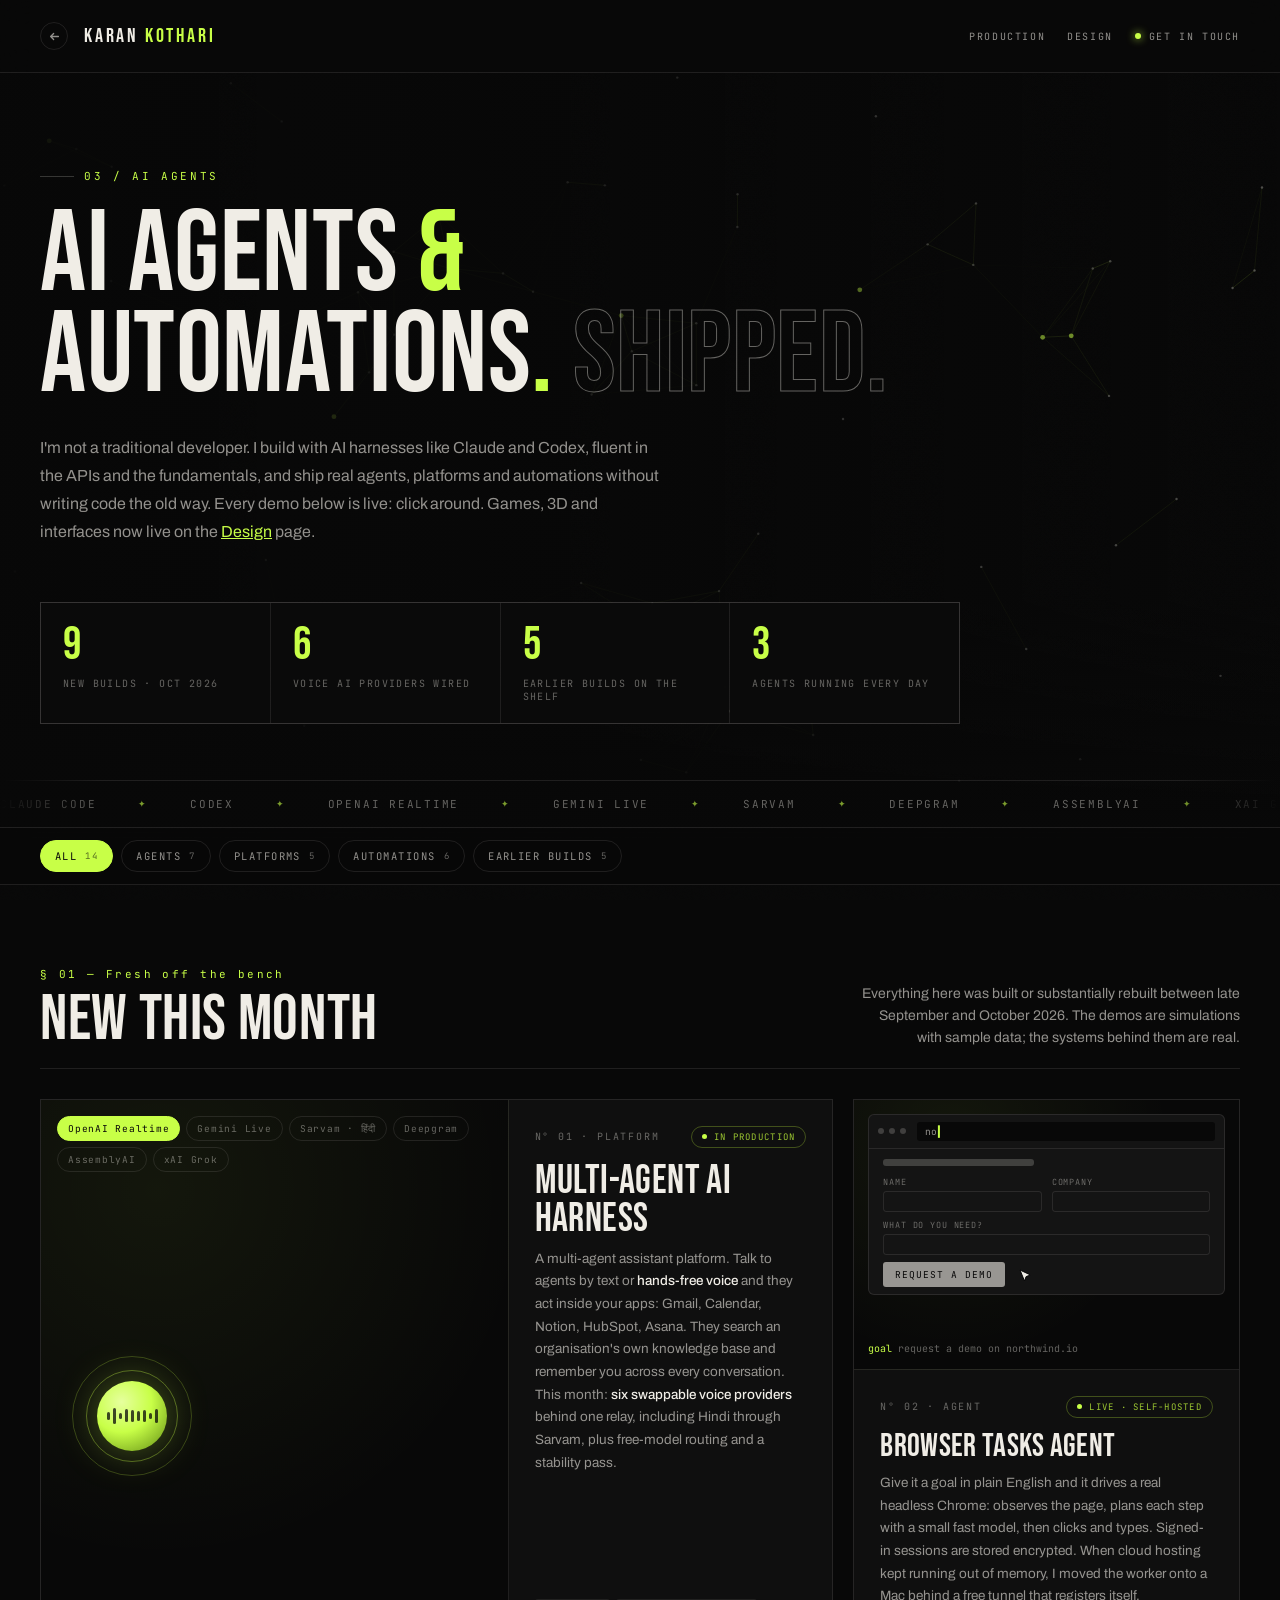
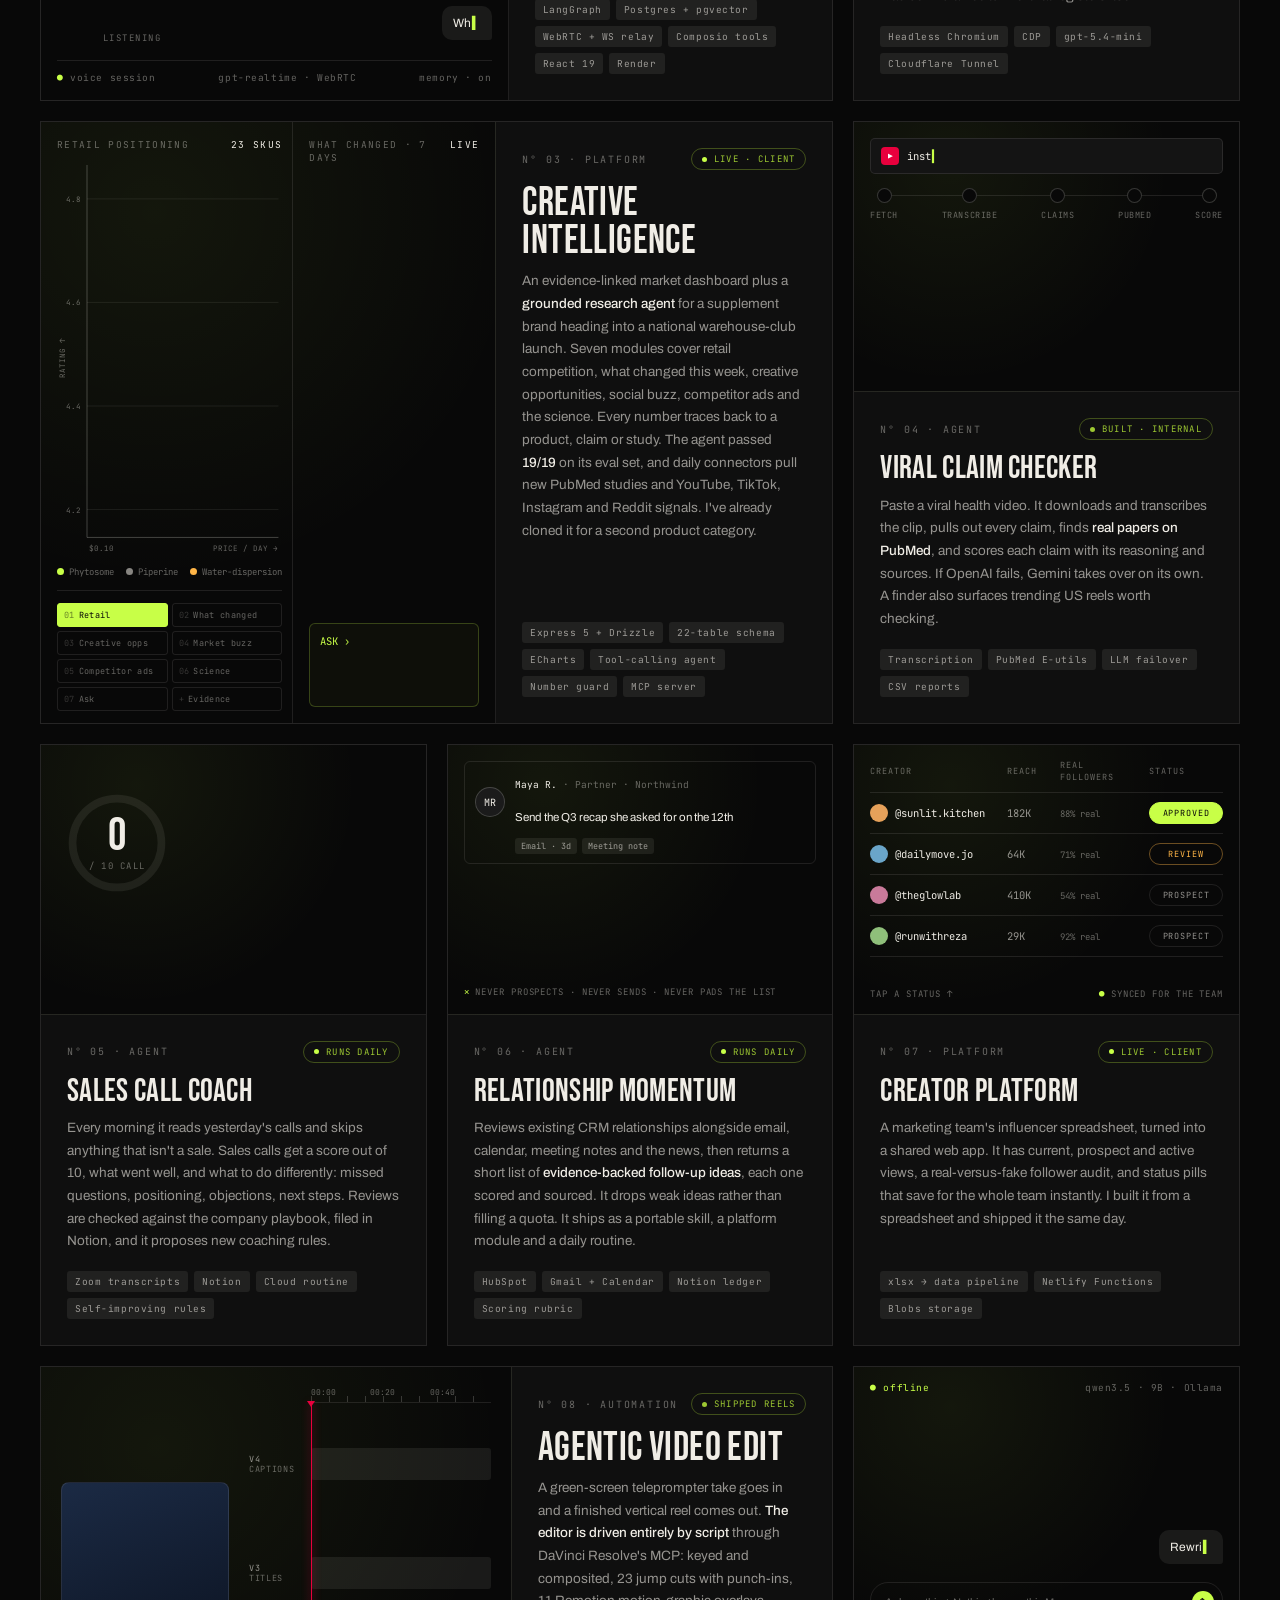
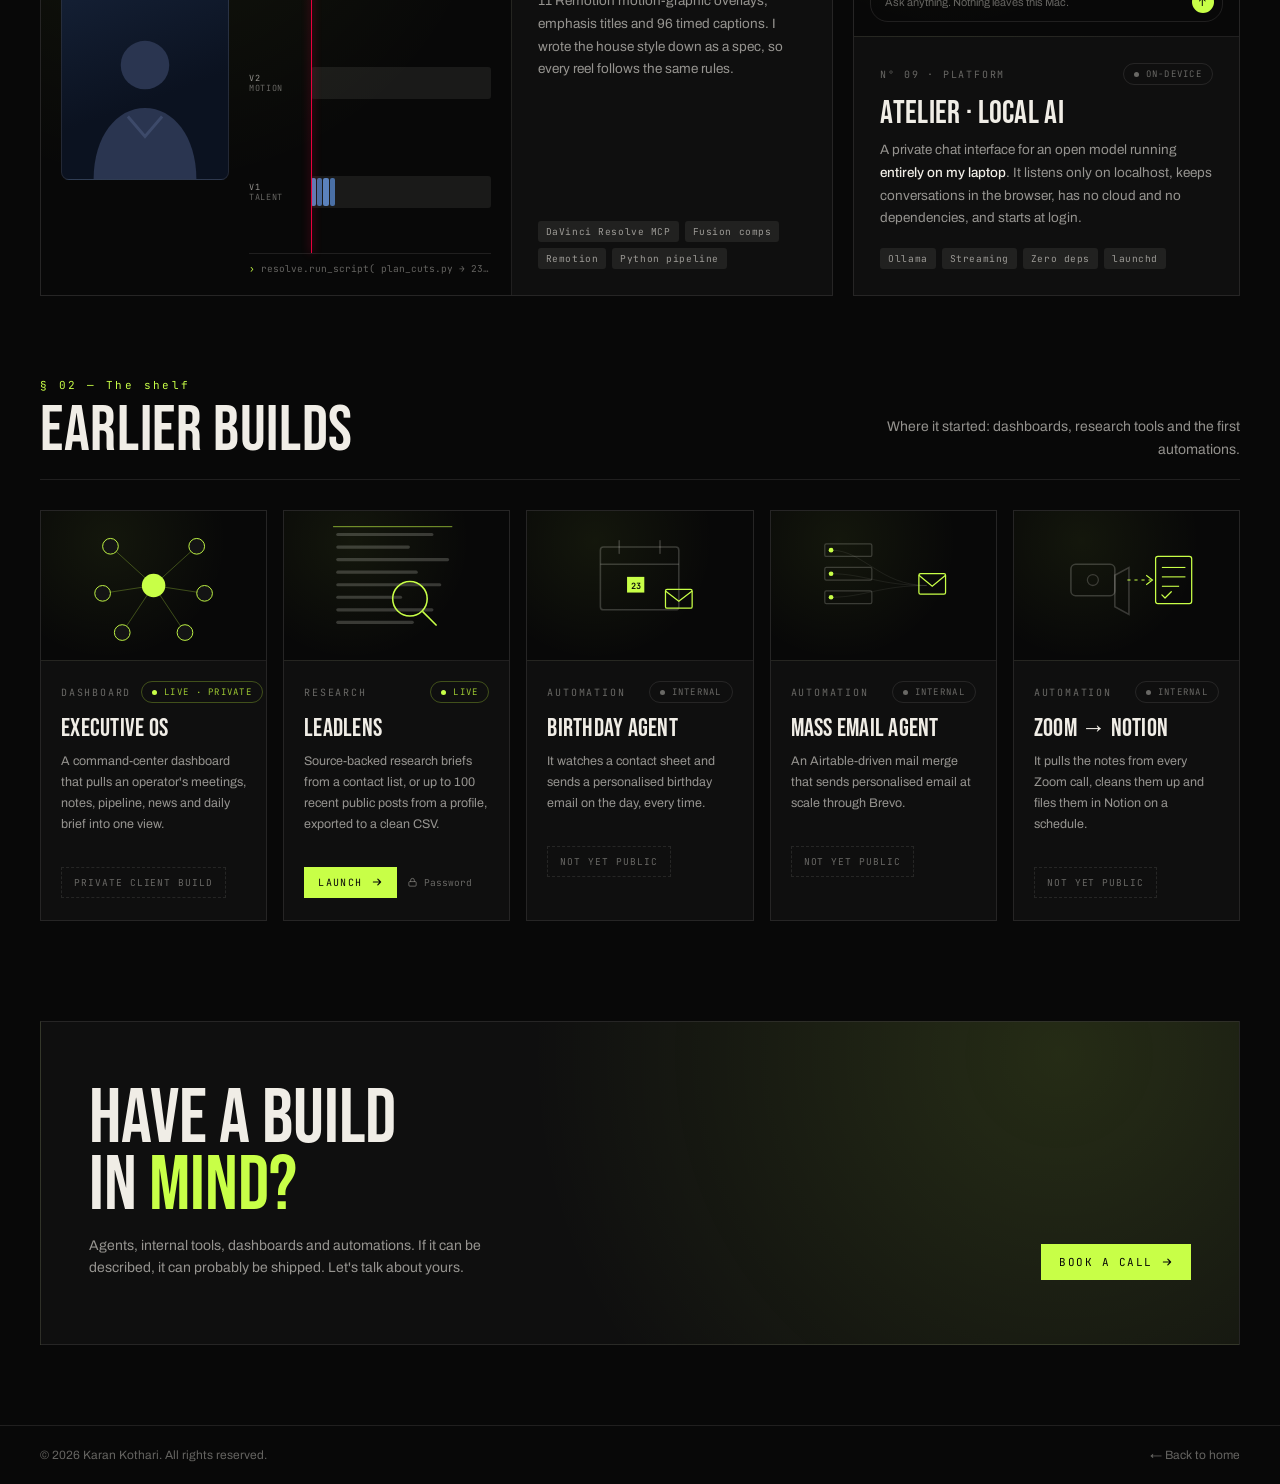
<file: ai/index.html>
<!DOCTYPE html>
<html lang="en">
<head>
<meta charset="UTF-8" />
<meta name="viewport" content="width=device-width, initial-scale=1.0" />
<title>AI Agents &amp; Automations — Karan Kothari</title>
<meta name="description" content="AI agents and automations built with AI harnesses: a multi-agent voice platform, research and claim-checking agents, sales coaching, daily routines and internal tools." />
<link rel="preconnect" href="https://fonts.googleapis.com" />
<link rel="preconnect" href="https://fonts.gstatic.com" crossorigin />
<link href="https://fonts.googleapis.com/css2?family=Bebas+Neue&family=Archivo:ital,wght@0,300;0,400;0,500;0,600;0,700;0,900;1,300&family=JetBrains+Mono:wght@400;500&display=swap" rel="stylesheet" />
<style>
  *, *::before, *::after { margin: 0; padding: 0; box-sizing: border-box; }
  :root {
    --black: #080808; --black-2: #0f0f0f; --black-3: #141414; --black-4: #1b1b1b;
    --lime: #C8FF47; --lime-dk: #9DC832; --lime-10: rgba(200,255,71,.10); --lime-20: rgba(200,255,71,.22);
    --red: #E8003D; --amber: #FFB547;
    --white: #F0EDE6; --white-60: rgba(240,237,230,0.60); --white-40: rgba(240,237,230,0.40);
    --white-20: rgba(240,237,230,0.20); --white-08: rgba(240,237,230,0.08); --border: rgba(240,237,230,0.10);
    --disp: 'Bebas Neue', sans-serif; --body: 'Archivo', sans-serif; --mono: 'JetBrains Mono', monospace;
    --ease: cubic-bezier(.2,.7,.2,1);
  }
  html { background: var(--black); scroll-behavior: smooth; overflow-x: hidden; }
  body { background: var(--black); color: var(--white); font-family: var(--body); overflow-x: hidden; }
  body::before {
    content: ''; position: fixed; inset: 0; z-index: 1; pointer-events: none;
    opacity: .025; mix-blend-mode: overlay;
    background-image: url("data:image/svg+xml,%3Csvg xmlns='http://www.w3.org/2000/svg' width='300' height='300'%3E%3Cfilter id='n'%3E%3CfeTurbulence type='fractalNoise' baseFrequency='0.75' numOctaves='4' stitchTiles='stitch'/%3E%3C/filter%3E%3Crect width='300' height='300' filter='url(%23n)'/%3E%3C/svg%3E");
    background-size: 200px 200px;
  }
  a { color: inherit; }
  button { font: inherit; color: inherit; background: none; border: 0; cursor: pointer; }

  /* ── HEADER ─────────────────────────────────── */
  header {
    position: sticky; top: 0; z-index: 50;
    display: flex; align-items: center; justify-content: space-between;
    padding: 22px 40px; border-bottom: 1px solid var(--border);
    background: rgba(8,8,8,.88); backdrop-filter: blur(16px); -webkit-backdrop-filter: blur(16px);
  }
  .nav-brand-group { display: flex; align-items: center; gap: 16px; }
  .nav-back {
    display: flex; align-items: center; justify-content: center;
    width: 28px; height: 28px; border-radius: 50%;
    color: var(--white-60); border: 1px solid var(--border);
    text-decoration: none; transition: color .2s, border-color .2s;
  }
  .nav-back:hover { color: var(--lime); border-color: var(--lime); }
  .logo { font-family: var(--disp); font-size: 20px; letter-spacing: .14em; color: var(--white); text-decoration: none; }
  .logo span { color: var(--lime); }
  .hdr-cta {
    font-family: var(--mono); font-size: 10px; letter-spacing: .16em; text-transform: uppercase;
    color: var(--white-60); text-decoration: none; transition: color .2s;
    display: flex; align-items: center; gap: 8px;
  }
  .hdr-cta:hover { color: var(--lime); }
  .hdr-cta .dot { width: 6px; height: 6px; border-radius: 50%; background: var(--lime); box-shadow: 0 0 8px var(--lime); }

  /* ── HERO ───────────────────────────────────── */
  .hero { position: relative; z-index: 5; overflow: hidden; border-bottom: 1px solid var(--border); }
  #mesh { position: absolute; inset: 0; width: 100%; height: 100%; opacity: .9; }
  .hero::after {
    content: ''; position: absolute; inset: 0; pointer-events: none;
    background: linear-gradient(90deg, rgba(8,8,8,.96) 0%, rgba(8,8,8,.78) 45%, rgba(8,8,8,.25) 100%),
                linear-gradient(0deg, rgba(8,8,8,1) 0%, transparent 30%);
  }
  .hero-inner { position: relative; z-index: 2; padding: 96px 40px 56px; max-width: 1360px; margin: 0 auto; }
  .eyebrow {
    font-family: var(--mono); font-size: 11px; letter-spacing: .24em; text-transform: uppercase;
    color: var(--lime); margin-bottom: 22px; display: flex; align-items: center; gap: 10px;
  }
  .eyebrow::before { content: ''; width: 34px; height: 1px; background: var(--white-20); }
  .hero h1 {
    font-family: var(--disp); font-weight: 400;
    font-size: clamp(52px, 9vw, 132px); letter-spacing: .005em; line-height: .88; margin-bottom: 26px;
    max-width: 980px;
  }
  .hero h1 span { color: var(--lime); }
  .hero h1 .outline { color: transparent; -webkit-text-stroke: 1px var(--white-40); }
  .hero p.lede { font-size: 16px; line-height: 1.75; color: var(--white-60); max-width: 620px; }
  .stats { display: grid; grid-template-columns: repeat(4, minmax(0, 1fr)); gap: 1px; margin-top: 56px; max-width: 920px; background: var(--border); border: 1px solid var(--border); }
  .stat { background: rgba(8,8,8,.86); padding: 20px 22px; backdrop-filter: blur(6px); }
  .stat b { display: block; font-family: var(--disp); font-weight: 400; font-size: 46px; line-height: 1; color: var(--white); }
  .stat b em { font-style: normal; color: var(--lime); }
  .stat span { display: block; margin-top: 8px; font-family: var(--mono); font-size: 10px; letter-spacing: .14em; text-transform: uppercase; color: var(--white-40); }

  .marquee { position: relative; z-index: 2; border-top: 1px solid var(--border); overflow: hidden; padding: 16px 0; mask-image: linear-gradient(90deg, transparent, #000 8%, #000 92%, transparent); -webkit-mask-image: linear-gradient(90deg, transparent, #000 8%, #000 92%, transparent); }
  .marquee-track { display: flex; gap: 42px; width: max-content; animation: marq 48s linear infinite; }
  .marquee span { font-family: var(--mono); font-size: 11px; letter-spacing: .16em; text-transform: uppercase; color: var(--white-40); white-space: nowrap; display: flex; align-items: center; gap: 42px; }
  .marquee span::after { content: '✦'; color: var(--lime); opacity: .6; font-size: 9px; }
  @keyframes marq { to { transform: translateX(-50%); } }

  /* ── FILTER BAR ─────────────────────────────── */
  .filters {
    position: sticky; top: 73px; z-index: 40;
    background: rgba(8,8,8,.9); backdrop-filter: blur(14px); -webkit-backdrop-filter: blur(14px);
    border-bottom: 1px solid var(--border);
  }
  .filters-inner { max-width: 1360px; margin: 0 auto; padding: 12px 40px; display: flex; gap: 8px; overflow-x: auto; scrollbar-width: none; }
  .filters-inner::-webkit-scrollbar { display: none; }
  .fbtn {
    flex-shrink: 0; font-family: var(--mono); font-size: 10.5px; letter-spacing: .14em; text-transform: uppercase;
    color: var(--white-60); border: 1px solid var(--border); border-radius: 30px; padding: 8px 14px;
    transition: all .2s; display: flex; align-items: center; gap: 8px;
  }
  .fbtn sup { font-size: 9px; color: var(--white-40); }
  .fbtn:hover { color: var(--white); border-color: var(--white-20); }
  .fbtn.on { background: var(--lime); color: var(--black); border-color: var(--lime); }
  .fbtn.on sup { color: rgba(8,8,8,.6); }

  /* ── SECTIONS ───────────────────────────────── */
  .section { position: relative; z-index: 5; max-width: 1360px; margin: 0 auto; padding: 84px 40px 0; }
  .section-head { display: flex; align-items: flex-end; justify-content: space-between; gap: 24px; margin-bottom: 30px; padding-bottom: 18px; border-bottom: 1px solid var(--border); }
  .section-head h2 { font-family: var(--disp); font-weight: 400; font-size: clamp(36px, 5vw, 64px); line-height: .92; letter-spacing: .01em; }
  .section-head h2 small { display: block; font-family: var(--mono); font-size: 11px; letter-spacing: .22em; color: var(--lime); margin-bottom: 12px; }
  .section-head p { font-size: 14px; color: var(--white-60); max-width: 380px; line-height: 1.6; text-align: right; }
  .is-hidden { display: none !important; }

  /* ── BENTO CARDS ────────────────────────────── */
  .bento { display: grid; grid-template-columns: repeat(3, minmax(0, 1fr)); gap: 20px; }
  .card {
    position: relative; background: var(--black-2); border: 1px solid var(--border);
    display: flex; flex-direction: column; overflow: hidden;
    transition: border-color .35s ease, transform .35s var(--ease), box-shadow .35s ease;
  }
  .card::before {
    content: ''; position: absolute; inset: 0; pointer-events: none; z-index: 3; opacity: 0; transition: opacity .35s;
    background: radial-gradient(500px circle at var(--mx, 50%) var(--my, 0%), rgba(200,255,71,.07), transparent 45%);
  }
  .card:hover { border-color: rgba(200,255,71,.32); transform: translateY(-3px); box-shadow: 0 18px 50px -20px rgba(0,0,0,.8); }
  .card:hover::before { opacity: 1; }
  .card.wide { grid-column: span 2; flex-direction: row; }
  .card.wide .demo { flex: 1.6; height: auto; min-height: 340px; border-bottom: 0; border-right: 1px solid var(--border); }
  .card.wide .card-body { flex: 1; }

  .demo {
    position: relative; overflow: hidden; height: 270px; flex-shrink: 0;
    border-bottom: 1px solid var(--border);
    background: radial-gradient(circle at 25% 15%, rgba(200,255,71,.06), transparent 60%), var(--black);
    font-family: var(--mono);
  }
  .card-body { padding: 26px 26px 26px; display: flex; flex-direction: column; flex: 1; position: relative; z-index: 2; }
  .card-meta { display: flex; align-items: center; justify-content: space-between; gap: 10px; margin-bottom: 14px; }
  .card-idx { font-family: var(--mono); font-size: 10px; letter-spacing: .18em; color: var(--white-40); text-transform: uppercase; }
  .status {
    display: inline-flex; align-items: center; gap: 7px; white-space: nowrap;
    font-family: var(--mono); font-size: 9px; letter-spacing: .14em; text-transform: uppercase;
    color: var(--lime-dk); border: 1px solid rgba(157,200,50,.35); border-radius: 20px; padding: 4px 10px;
  }
  .status::before { content: ''; width: 5px; height: 5px; border-radius: 50%; background: currentColor; }
  .status.live::before { box-shadow: 0 0 0 0 rgba(200,255,71,.6); animation: ping 2s infinite; background: var(--lime); }
  .status.quiet { color: var(--white-40); border-color: var(--border); }
  .status.exp { color: var(--amber); border-color: rgba(255,181,71,.35); }
  @keyframes ping { 0% { box-shadow: 0 0 0 0 rgba(200,255,71,.55); } 80%, 100% { box-shadow: 0 0 0 7px rgba(200,255,71,0); } }
  .card-title { font-family: var(--disp); font-weight: 400; font-size: 32px; letter-spacing: .01em; margin-bottom: 10px; line-height: .95; }
  .card.wide .card-title { font-size: 40px; }
  .card-desc { font-size: 13.5px; line-height: 1.68; color: var(--white-60); margin-bottom: 18px; }
  .card-desc strong { color: var(--white); font-weight: 500; }
  .chips { list-style: none; display: flex; flex-wrap: wrap; gap: 6px; margin-top: auto; }
  .chips li { font-family: var(--mono); font-size: 9.5px; letter-spacing: .06em; color: var(--white-60); background: var(--white-08); border-radius: 3px; padding: 4px 8px; }
  .card-actions { display: flex; flex-wrap: wrap; align-items: center; gap: 10px; margin-top: 18px; }
  .btn {
    display: inline-flex; align-items: center; gap: 8px;
    font-family: var(--mono); font-size: 11px; letter-spacing: .14em; text-transform: uppercase;
    color: var(--black); background: var(--lime); text-decoration: none;
    padding: 11px 18px; transition: background .2s, transform .2s;
  }
  .btn:hover { background: var(--white); transform: translateX(2px); }
  .btn svg { width: 12px; height: 12px; }
  .btn.ghost { background: transparent; color: var(--white); border: 1px solid var(--white-20); }
  .btn.ghost:hover { border-color: var(--lime); color: var(--lime); background: transparent; }

  /* shared demo bits */
  .bubble { max-width: 88%; font-family: var(--body); font-size: 12px; line-height: 1.5; padding: 8px 11px; border-radius: 10px; margin-bottom: 8px; opacity: 0; transform: translateY(6px); transition: opacity .35s, transform .35s var(--ease); }
  .bubble.in { opacity: 1; transform: none; }
  .bubble.user { margin-left: auto; background: var(--white-08); color: var(--white); border-bottom-right-radius: 3px; }
  .bubble.bot { background: var(--lime-10); color: var(--white); border: 1px solid var(--lime-20); border-bottom-left-radius: 3px; }
  .toolchip { display: inline-flex; align-items: center; gap: 6px; font-size: 10px; color: var(--lime); margin: 0 0 8px; opacity: 0; transition: opacity .3s; }
  .toolchip.in { opacity: 1; }
  .toolchip::before { content: '↳'; color: var(--white-40); }
  .caret::after { content: '▍'; color: var(--lime); animation: blink 1s steps(1) infinite; margin-left: 1px; }
  @keyframes blink { 50% { opacity: 0; } }

  /* 1 · HARNESS */
  .hz { display: flex; flex-direction: column; padding: 16px; gap: 12px; }
  .hz-providers { display: flex; flex-wrap: wrap; gap: 6px; }
  .hz-providers button { font-family: var(--mono); font-size: 9.5px; letter-spacing: .08em; color: var(--white-40); border: 1px solid var(--border); border-radius: 20px; padding: 5px 10px; transition: all .25s; }
  .hz-providers button:hover { color: var(--white); }
  .hz-providers button.on { color: var(--black); background: var(--lime); border-color: var(--lime); }
  .hz-stage { flex: 1; display: grid; grid-template-columns: 150px 1fr; gap: 16px; min-height: 0; }
  .hz-orb { position: relative; display: flex; align-items: center; justify-content: center; }
  .hz-orb .ring { position: absolute; width: 120px; height: 120px; border-radius: 50%; border: 1px solid var(--lime-20); }
  .hz-orb .ring.r2 { width: 92px; height: 92px; border-color: rgba(200,255,71,.35); }
  .hz-orb.speak .ring { animation: orbp 1.4s ease-out infinite; }
  .hz-orb.speak .ring.r2 { animation-delay: .35s; }
  @keyframes orbp { 0% { transform: scale(.85); opacity: 1; } 100% { transform: scale(1.25); opacity: 0; } }
  .hz-orb .core { width: 70px; height: 70px; border-radius: 50%; background: radial-gradient(circle at 35% 30%, #e6ff9e, var(--lime) 45%, #5f8a12 100%); box-shadow: 0 0 40px rgba(200,255,71,.35); display: flex; align-items: center; justify-content: center; gap: 3px; }
  .hz-orb .core i { width: 3px; height: 8px; border-radius: 2px; background: rgba(8,8,8,.75); transition: height .09s; }
  .hz-orb .lbl { position: absolute; bottom: 4px; font-size: 9px; letter-spacing: .16em; text-transform: uppercase; color: var(--white-40); }
  .hz-log { overflow: hidden; display: flex; flex-direction: column; justify-content: flex-end; }
  .hz-foot { display: flex; justify-content: space-between; gap: 10px; font-size: 9.5px; letter-spacing: .06em; color: var(--white-40); border-top: 1px solid var(--border); padding-top: 10px; }
  .hz-foot b { color: var(--lime); font-weight: 400; }

  /* 2 · BROWSER AGENT */
  .ba { padding: 14px; display: flex; flex-direction: column; gap: 10px; }
  .ba-win { flex: 1; border: 1px solid var(--border); border-radius: 6px; background: var(--black-3); display: flex; flex-direction: column; overflow: hidden; }
  .ba-bar { display: flex; align-items: center; gap: 5px; padding: 7px 9px; border-bottom: 1px solid var(--border); }
  .ba-bar i { width: 6px; height: 6px; border-radius: 50%; background: var(--white-20); }
  .ba-url { flex: 1; margin-left: 6px; font-size: 9.5px; color: var(--white-60); background: var(--black); border-radius: 3px; padding: 3px 8px; min-height: 18px; }
  .ba-page { position: relative; flex: 1; padding: 10px 14px; display: grid; grid-template-columns: 1fr 1fr; gap: 7px 10px; align-content: start; }
  .ba-page .h { grid-column: 1 / -1; height: 7px; width: 46%; background: var(--white-20); border-radius: 3px; margin-bottom: 3px; }
  .ba-f { font-size: 8.5px; color: var(--white-40); text-transform: uppercase; letter-spacing: .1em; }
  .ba-f div { margin-top: 3px; height: 21px; border: 1px solid var(--border); border-radius: 3px; font-family: var(--body); font-size: 10.5px; color: var(--white); text-transform: none; letter-spacing: 0; padding: 3px 7px; white-space: nowrap; overflow: hidden; transition: border-color .2s; }
  .ba-f.focus div { border-color: var(--lime); }
  .ba-f.full { grid-column: 1 / -1; }
  .ba-btn { grid-column: 1 / -1; justify-self: start; font-size: 9.5px; letter-spacing: .1em; text-transform: uppercase; color: var(--black); background: var(--white-60); padding: 6px 12px; border-radius: 3px; transition: background .2s, transform .15s; }
  .ba-btn.press { background: var(--lime); transform: scale(.95); }
  .ba-cursor { position: absolute; left: 0; top: 0; width: 14px; height: 14px; transition: transform .7s var(--ease); z-index: 3; pointer-events: none; }
  .ba-toast { position: absolute; right: 10px; bottom: 10px; font-size: 10px; color: var(--black); background: var(--lime); padding: 5px 10px; border-radius: 3px; opacity: 0; transform: translateY(6px); transition: all .3s; }
  .ba-toast.in { opacity: 1; transform: none; }
  .ba-log { list-style: none; height: 50px; overflow: hidden; display: flex; flex-direction: column; justify-content: flex-end; font-size: 10px; color: var(--white-40); gap: 2px; }
  .ba-log li b { color: var(--lime); font-weight: 400; }

  /* 3 · CREATIVE INTELLIGENCE */
  .ci { display: grid; grid-template-columns: 1.25fr 1fr; gap: 0; }
  .ci-chart { position: relative; padding: 16px 10px 12px 16px; border-right: 1px solid var(--border); display: flex; flex-direction: column; }
  .ci-head { font-size: 9.5px; letter-spacing: .14em; text-transform: uppercase; color: var(--white-40); margin-bottom: 6px; display: flex; justify-content: space-between; }
  .ci-head b { color: var(--white); font-weight: 400; }
  .ci-chart svg { flex: 1; width: 100%; min-height: 150px; overflow: visible; display: block; }
  .ci-bub { transform-box: fill-box; transform-origin: center; transform: scale(0); transition: transform .6s var(--ease); }
  .ci-bub.in { transform: scale(1); }
  .ci-legend { display: flex; gap: 12px; font-size: 9px; color: var(--white-40); margin-top: 6px; flex-wrap: wrap; }
  .ci-legend i { display: inline-block; width: 7px; height: 7px; border-radius: 50%; margin-right: 5px; vertical-align: 0; }
  .ci-mods { display: grid; grid-template-columns: repeat(2, 1fr); gap: 4px; margin-top: 12px; padding-top: 12px; border-top: 1px solid var(--border); }
  .ci-mods span { font-size: 8.5px; letter-spacing: .04em; color: var(--white-40); border: 1px solid var(--border); border-radius: 3px; padding: 5px 6px; white-space: nowrap; overflow: hidden; text-overflow: ellipsis; transition: all .3s; }
  .ci-mods span b { color: var(--white-20); font-weight: 400; margin-right: 4px; }
  .ci-mods span.on { color: var(--black); background: var(--lime); border-color: var(--lime); }
  .ci-mods span.on b { color: rgba(8,8,8,.5); }
  .ci-tip { opacity: 0; transition: opacity .3s; }
  .ci-tip.in { opacity: 1; }
  .ci-side { padding: 16px; display: flex; flex-direction: column; gap: 10px; min-width: 0; }
  .ci-alerts { list-style: none; display: flex; flex-direction: column; gap: 6px; }
  .ci-alerts li { display: flex; align-items: center; gap: 8px; font-size: 10px; color: var(--white-60); padding: 6px 8px; border: 1px solid var(--border); border-radius: 4px; opacity: 0; transform: translateX(10px); transition: all .4s var(--ease); }
  .ci-alerts li.in { opacity: 1; transform: none; }
  .ci-alerts li em { font-style: normal; margin-left: auto; color: var(--lime); }
  .ci-alerts li em.dn { color: var(--amber); }
  .ci-alerts li i { width: 6px; height: 6px; border-radius: 50%; background: var(--lime); flex-shrink: 0; }
  .ci-ask { margin-top: auto; border: 1px solid var(--lime-20); border-radius: 6px; padding: 10px; background: rgba(200,255,71,.03); }
  .ci-q { font-size: 10.5px; color: var(--white); min-height: 15px; }
  .ci-q::before { content: 'ASK › '; color: var(--lime); }
  .ci-a { font-family: var(--body); font-size: 11.5px; line-height: 1.5; color: var(--white-60); margin-top: 6px; min-height: 34px; }
  .ci-cites { display: flex; gap: 5px; margin-top: 7px; flex-wrap: wrap; }
  .ci-cites span { font-size: 9px; color: var(--lime); border: 1px solid var(--lime-20); border-radius: 3px; padding: 2px 6px; opacity: 0; transition: opacity .3s; }
  .ci-cites span.in { opacity: 1; }

  /* 4 · CLAIM CHECK */
  .cc { padding: 16px; display: flex; flex-direction: column; gap: 14px; }
  .cc-input { display: flex; align-items: center; gap: 8px; border: 1px solid var(--border); border-radius: 5px; padding: 8px 10px; font-size: 10.5px; color: var(--white); background: var(--black-3); }
  .cc-input .ico { width: 18px; height: 18px; border-radius: 4px; background: var(--red); display: flex; align-items: center; justify-content: center; font-size: 8px; color: #fff; flex-shrink: 0; }
  .cc-steps { position: relative; display: flex; justify-content: space-between; }
  .cc-steps::before { content: ''; position: absolute; left: 8px; right: 8px; top: 7px; height: 1px; background: var(--border); }
  .cc-steps .bar { position: absolute; left: 8px; top: 7px; height: 1px; background: var(--lime); width: 0; transition: width .5s var(--ease); max-width: calc(100% - 16px); }
  .cc-step { position: relative; display: flex; flex-direction: column; align-items: center; gap: 6px; font-size: 8.5px; letter-spacing: .06em; color: var(--white-40); text-transform: uppercase; }
  .cc-step i { width: 15px; height: 15px; border-radius: 50%; border: 1px solid var(--white-20); background: var(--black); transition: all .3s; }
  .cc-step.done { color: var(--white); }
  .cc-step.done i { background: var(--lime); border-color: var(--lime); box-shadow: 0 0 10px rgba(200,255,71,.5); }
  .cc-claims { list-style: none; display: flex; flex-direction: column; gap: 7px; }
  .cc-claims li { display: grid; grid-template-columns: 1fr auto; gap: 4px 10px; align-items: center; opacity: 0; transform: translateY(6px); transition: all .4s var(--ease); }
  .cc-claims li.in { opacity: 1; transform: none; }
  .cc-claims .t { font-family: var(--body); font-size: 11.5px; color: var(--white); white-space: nowrap; overflow: hidden; text-overflow: ellipsis; }
  .cc-claims .v { font-size: 9px; letter-spacing: .1em; text-transform: uppercase; }
  .cc-claims .m { grid-column: 1 / -1; height: 4px; background: var(--white-08); border-radius: 2px; overflow: hidden; }
  .cc-claims .m b { display: block; height: 100%; width: 0; transition: width .9s var(--ease); border-radius: 2px; }

  /* 5 · SALES REVIEW */
  .sc { padding: 18px; display: grid; grid-template-columns: 116px 1fr; gap: 16px; align-items: center; }
  .sc-ring { position: relative; width: 116px; height: 116px; }
  .sc-ring svg { width: 100%; height: 100%; transform: rotate(-90deg); }
  .sc-ring .bg { fill: none; stroke: var(--white-08); stroke-width: 8; }
  .sc-ring .fg { fill: none; stroke: var(--lime); stroke-width: 8; stroke-linecap: round; stroke-dasharray: 289; stroke-dashoffset: 289; transition: stroke-dashoffset 1.4s var(--ease); filter: drop-shadow(0 0 6px rgba(200,255,71,.45)); }
  .sc-num { position: absolute; inset: 0; display: flex; flex-direction: column; align-items: center; justify-content: center; }
  .sc-num b { font-family: var(--disp); font-weight: 400; font-size: 46px; line-height: 1; color: var(--white); }
  .sc-num span { font-size: 9px; letter-spacing: .14em; color: var(--white-40); text-transform: uppercase; }
  .sc-notes { list-style: none; display: flex; flex-direction: column; gap: 7px; min-width: 0; }
  .sc-notes li { display: flex; gap: 8px; align-items: flex-start; font-family: var(--body); font-size: 11.5px; line-height: 1.4; color: var(--white-60); opacity: 0; transform: translateX(8px); transition: all .4s var(--ease); }
  .sc-notes li.in { opacity: 1; transform: none; }
  .sc-notes li i { font-family: var(--mono); font-style: normal; font-size: 10px; width: 16px; height: 16px; border-radius: 3px; display: flex; align-items: center; justify-content: center; flex-shrink: 0; }
  .sc-notes li.good i { background: var(--lime-10); color: var(--lime); }
  .sc-notes li.warn i { background: rgba(255,181,71,.12); color: var(--amber); }
  .sc-rule { grid-column: 1 / -1; font-size: 9.5px; color: var(--white-40); border-top: 1px dashed var(--border); padding-top: 10px; opacity: 0; transition: opacity .4s; }
  .sc-rule.in { opacity: 1; }
  .sc-rule b { color: var(--lime); font-weight: 400; }

  /* 6 · MOMENTUM */
  .rm { padding: 16px; display: flex; flex-direction: column; gap: 9px; }
  .rm-row { display: grid; grid-template-columns: 30px 1fr 34px; gap: 4px 10px; align-items: center; padding: 9px 10px; border: 1px solid var(--border); border-radius: 6px; opacity: 0; transform: translateY(6px); transition: all .45s var(--ease); }
  .rm-row.in { opacity: 1; transform: none; }
  .rm-row .av { width: 30px; height: 30px; border-radius: 50%; background: var(--black-4); border: 1px solid var(--white-20); display: flex; align-items: center; justify-content: center; font-size: 10px; color: var(--white); grid-row: span 2; }
  .rm-row .who { font-size: 9.5px; color: var(--white-40); }
  .rm-row .who b { color: var(--white); font-weight: 400; }
  .rm-row .sc { font-family: var(--disp); font-size: 22px; color: var(--lime); text-align: right; grid-row: span 2; }
  .rm-row .idea { font-family: var(--body); font-size: 11.5px; color: var(--white); line-height: 1.35; }
  .rm-row .ev { grid-column: 2 / -1; display: flex; gap: 5px; flex-wrap: wrap; }
  .rm-row .ev span { font-size: 8.5px; color: var(--white-60); background: var(--white-08); border-radius: 3px; padding: 2px 6px; }
  .rm-row.drop { opacity: .38; }
  .rm-row.drop.in { opacity: .38; }
  .rm-row.drop .idea { text-decoration: line-through; color: var(--white-40); }
  .rm-row.drop .sc { color: var(--white-40); }
  .rm-foot { font-size: 9px; letter-spacing: .1em; text-transform: uppercase; color: var(--white-40); margin-top: auto; }
  .rm-foot b { color: var(--lime); font-weight: 400; }

  /* 7 · CREATORS */
  .cp { padding: 14px 16px; display: flex; flex-direction: column; }
  .cp-row { display: grid; grid-template-columns: 1.6fr .55fr 1fr 74px; gap: 10px; align-items: center; padding: 9px 0; border-bottom: 1px solid var(--border); font-size: 10.5px; color: var(--white); }
  .cp-row.head { font-size: 8.5px; letter-spacing: .12em; text-transform: uppercase; color: var(--white-40); padding-top: 0; }
  .cp-row .h { display: flex; align-items: center; gap: 7px; overflow: hidden; white-space: nowrap; text-overflow: ellipsis; }
  .cp-row .h i { width: 18px; height: 18px; border-radius: 50%; flex-shrink: 0; }
  .cp-row .n { color: var(--white-60); }
  .cp-bar { position: relative; height: 6px; background: var(--white-08); border-radius: 3px; overflow: hidden; }
  .cp-bar b { position: absolute; inset: 0 auto 0 0; background: var(--lime); border-radius: 3px; width: 0; transition: width 1s var(--ease); }
  .cp-pct { font-size: 9px; color: var(--white-40); margin-top: 3px; }
  .pill { font-size: 8.5px; letter-spacing: .1em; text-transform: uppercase; padding: 4px 0; border-radius: 20px; text-align: center; transition: all .25s; border: 1px solid var(--border); color: var(--white-60); width: 100%; }
  .pill[data-s="1"] { color: var(--amber); border-color: rgba(255,181,71,.4); }
  .pill[data-s="2"] { color: var(--black); background: var(--lime); border-color: var(--lime); }
  .pill.flash { transform: scale(1.08); }
  .cp-foot { margin-top: auto; padding-top: 10px; font-size: 9px; letter-spacing: .1em; text-transform: uppercase; color: var(--white-40); display: flex; justify-content: space-between; }
  .cp-foot b { color: var(--lime); font-weight: 400; }

  /* 8 · VIDEO EDIT */
  .ve { display: grid; grid-template-columns: 132px 1fr; gap: 14px; padding: 16px; }
  .card.wide .ve { grid-template-columns: 168px 1fr; gap: 20px; padding: 20px; }
  .card.wide .ve-track { height: 32px; }
  .ve-prev { position: relative; border-radius: 8px; overflow: hidden; background: linear-gradient(160deg, #1b2a44, #0b1220 70%); border: 1px solid var(--border); aspect-ratio: 9 / 16; align-self: center; }
  .ve-prev svg { position: absolute; left: 50%; bottom: 0; width: 86%; transform: translateX(-50%) scale(var(--z, 1)); transform-origin: 50% 80%; transition: transform .5s var(--ease); }
  .ve-cap { position: absolute; left: 6px; right: 6px; bottom: 26%; text-align: center; font-family: 'Archivo', sans-serif; font-weight: 900; font-size: 15px; line-height: 1; color: #fff; text-transform: uppercase; text-shadow: 0 2px 6px rgba(0,0,0,.6); }
  .ve-cap em { font-style: normal; color: #FFD23F; }
  .ve-title { position: absolute; left: 8px; right: 8px; top: 14%; font-family: var(--disp); font-size: 17px; line-height: .95; color: #fff; background: rgba(13,24,48,.85); border-left: 3px solid #FFD23F; padding: 5px 7px; opacity: 0; transform: translateX(-8px); transition: all .35s var(--ease); }
  .ve-title.in { opacity: 1; transform: none; }
  .ve-tl { display: flex; flex-direction: column; min-width: 0; }
  .ve-ruler { position: relative; height: 16px; margin-left: 62px; border-bottom: 1px solid var(--border); background-image: repeating-linear-gradient(90deg, var(--white-20) 0 1px, transparent 1px 10%); background-size: 100% 6px; background-repeat: no-repeat; background-position: bottom; font-size: 8px; color: var(--white-40); }
  .ve-ruler span { position: absolute; top: 0; }
  .ve-tracks { position: relative; flex: 1; display: flex; flex-direction: column; justify-content: space-around; padding: 6px 0; }
  .ve-track { display: grid; grid-template-columns: 62px 1fr; align-items: center; height: 26px; }
  .ve-track .lbl { font-size: 8.5px; letter-spacing: .08em; color: var(--white-40); text-transform: uppercase; line-height: 1.2; }
  .ve-track .lbl b { display: block; color: var(--white-60); font-weight: 400; }
  .ve-lane { position: relative; height: 100%; background: var(--white-08); border-radius: 3px; overflow: hidden; }
  .ve-clip { position: absolute; top: 2px; bottom: 2px; border-radius: 2px; transform: scaleY(0); transition: transform .3s var(--ease); }
  .ve-clip.in { transform: scaleY(1); }
  .ve-head { position: absolute; top: 0; bottom: 0; left: 62px; width: 1px; background: var(--red); box-shadow: 0 0 8px var(--red); z-index: 2; }
  .ve-head::before { content: ''; position: absolute; top: -2px; left: -4px; border: 4.5px solid transparent; border-top: 6px solid var(--red); }
  .ve-cons { font-size: 9.5px; color: var(--white-40); border-top: 1px solid var(--border); padding-top: 8px; white-space: nowrap; overflow: hidden; text-overflow: ellipsis; }
  .ve-cons b { color: var(--lime); font-weight: 400; }

  /* 9 · LOCAL CHAT */
  .lc { padding: 14px 16px; display: flex; flex-direction: column; gap: 10px; }
  .lc-badge { display: flex; align-items: center; justify-content: space-between; font-size: 9.5px; letter-spacing: .06em; color: var(--white-40); }
  .lc-badge span:first-child { color: var(--lime); }
  .lc-msgs { flex: 1; display: flex; flex-direction: column; justify-content: flex-end; overflow: hidden; }
  .lc-in { display: flex; justify-content: space-between; align-items: center; font-family: var(--body); font-size: 11px; color: var(--white-40); border: 1px solid var(--border); border-radius: 18px; padding: 8px 8px 8px 14px; }
  .lc-in i { font-style: normal; width: 22px; height: 22px; border-radius: 50%; background: var(--lime); color: var(--black); font-family: var(--mono); font-size: 11px; display: flex; align-items: center; justify-content: center; }

  /* ── PLAYABLE ───────────────────────────────── */
  .feature { display: grid; grid-template-columns: 1.55fr 1fr; background: var(--black-2); border: 1px solid var(--border); margin-bottom: 20px; overflow: hidden; transition: border-color .35s; }
  .feature:hover { border-color: rgba(200,255,71,.32); }
  .reel { position: relative; min-height: 460px; overflow: hidden; background: #000; }
  .reel img { position: absolute; inset: 0; width: 100%; height: 100%; object-fit: cover; opacity: 0; transform: scale(1.04); transition: opacity 1.2s ease; }
  .reel img.on { opacity: 1; animation: kb 7s ease-out forwards; }
  @keyframes kb { from { transform: scale(1.04) translate(0,0); } to { transform: scale(1.12) translate(-1.5%, -1%); } }
  .reel::after { content: ''; position: absolute; inset: 0; background: linear-gradient(0deg, rgba(8,8,8,.85) 0%, transparent 40%); pointer-events: none; }
  .reel-cap { position: absolute; left: 22px; bottom: 20px; z-index: 2; font-family: var(--mono); font-size: 10.5px; letter-spacing: .12em; text-transform: uppercase; color: var(--white); display: flex; align-items: center; gap: 10px; }
  .reel-cap::before { content: ''; width: 18px; height: 1px; background: var(--lime); }
  .reel-dots { position: absolute; right: 20px; bottom: 22px; z-index: 2; display: flex; gap: 6px; }
  .reel-dots button { width: 18px; height: 3px; background: var(--white-20); transition: background .3s, width .3s; }
  .reel-dots button.on { background: var(--lime); width: 30px; }
  .feature-body { padding: 36px 34px; display: flex; flex-direction: column; }
  .feature-body .hindi { font-family: var(--mono); font-size: 12px; color: var(--lime); letter-spacing: .1em; margin-bottom: 10px; }
  .feature-body h3 { font-family: var(--disp); font-weight: 400; font-size: clamp(44px, 4.6vw, 64px); line-height: .9; margin-bottom: 12px; }
  .feature-body .tag { font-family: var(--body); font-style: italic; font-weight: 300; font-size: 16px; color: var(--white-60); margin-bottom: 18px; }
  .vrail { list-style: none; position: relative; margin: 6px 0 22px; padding-left: 18px; display: flex; flex-direction: column; gap: 9px; }
  .vrail::before { content: ''; position: absolute; left: 3px; top: 6px; bottom: 6px; width: 1px; background: linear-gradient(var(--lime), var(--white-20)); }
  .vrail li { position: relative; font-size: 12.5px; color: var(--white-60); line-height: 1.4; }
  .vrail li::before { content: ''; position: absolute; left: -18px; top: 5px; width: 7px; height: 7px; border-radius: 50%; background: var(--black); border: 1px solid var(--lime); }
  .vrail li:last-child::before { background: var(--lime); box-shadow: 0 0 10px var(--lime); }
  .vrail b { font-family: var(--mono); font-weight: 400; font-size: 10px; color: var(--lime); margin-right: 8px; letter-spacing: .08em; }
  .kbd-hint { font-family: var(--mono); font-size: 10px; color: var(--white-40); margin-top: 12px; }
  .kbd-hint kbd { font-family: var(--mono); font-size: 9.5px; border: 1px solid var(--white-20); border-bottom-width: 2px; border-radius: 3px; padding: 1px 5px; color: var(--white-60); margin-right: 2px; }

  .media { position: relative; height: 270px; overflow: hidden; background: #000; border-bottom: 1px solid var(--border); flex-shrink: 0; }
  .media img, .media video { position: absolute; inset: 0; width: 100%; height: 100%; object-fit: cover; transition: opacity .6s ease, transform 1.2s var(--ease); }
  .card:hover .media img { transform: scale(1.05); }
  .media .alt { opacity: 0; }
  .card:hover .media .alt { opacity: 1; }
  .media.light { background: #f4f4f2; }
  .media.light img { object-fit: contain; padding: 14px; }
  .media-tag { position: absolute; left: 12px; top: 12px; z-index: 2; font-family: var(--mono); font-size: 9px; letter-spacing: .14em; text-transform: uppercase; color: var(--white); background: rgba(8,8,8,.7); backdrop-filter: blur(6px); padding: 5px 9px; border-radius: 20px; }
  .media.light .media-tag { background: rgba(8,8,8,.82); }
  .media-hint { position: absolute; right: 12px; bottom: 12px; z-index: 2; font-family: var(--mono); font-size: 9px; letter-spacing: .12em; text-transform: uppercase; color: var(--white-60); background: rgba(8,8,8,.7); padding: 5px 9px; border-radius: 20px; transition: opacity .3s; }
  .card:hover .media-hint { opacity: 0; }

  .trio { display: grid; grid-template-columns: repeat(2, minmax(0, 1fr)); gap: 20px; }
  .trio .media { height: 340px; }

  /* ── ARCHIVE (earlier builds) ───────────────── */
  .archive { display: grid; grid-template-columns: repeat(4, minmax(0, 1fr)); gap: 16px; }
  .archive .card { background: var(--black-2); }
  .archive .demo { height: 150px; background: radial-gradient(circle at 30% 20%, rgba(200,255,71,.06), transparent 60%), var(--black); }
  .archive .demo svg { position: absolute; inset: 0; width: 100%; height: 100%; }
  .archive .card-body { padding: 20px 20px 22px; }
  .archive .card-title { font-size: 25px; }
  .archive .card-desc { font-size: 12.5px; margin-bottom: 14px; }
  .archive .btn { padding: 9px 14px; font-size: 10px; }
  .note-lock { font-family: var(--mono); font-size: 9.5px; color: var(--white-40); display: flex; align-items: center; gap: 6px; }
  .note-lock svg { width: 11px; height: 11px; flex-shrink: 0; }
  .btn-soon { font-family: var(--mono); font-size: 9.5px; letter-spacing: .1em; text-transform: uppercase; color: var(--white-40); border: 1px dashed var(--border); padding: 8px 12px; }
  .k-line { stroke: rgba(200,255,71,.35); stroke-width: 1; }
  .k-node { fill: var(--black-3); stroke: var(--lime); stroke-width: 1.2; }
  .k-core { fill: var(--lime); }
  .k-pulse { fill: none; stroke: var(--lime); stroke-width: 1; opacity: 0; transform-origin: 95px 95px; animation: kpulse 2.6s ease-out infinite; }
  .k-pulse:nth-child(2) { animation-delay: .9s; }
  @keyframes kpulse { 0% { opacity: .6; transform: scale(.3);} 100% { opacity: 0; transform: scale(2.2);} }
  .l-row { stroke: var(--white-20); stroke-width: 4; stroke-linecap: round; }
  .l-scan { stroke: var(--lime); stroke-width: 1; opacity: .8; animation: lscan 2.4s ease-in-out infinite; }
  @keyframes lscan { 0%,100% { transform: translateY(0); } 50% { transform: translateY(150px); } }
  .l-glass { fill: none; stroke: var(--lime); stroke-width: 2; animation: lfloat 3s ease-in-out infinite; }
  @keyframes lfloat { 0%,100% { transform: translate(0,0); } 50% { transform: translate(6px,10px); } }
  .c-figure { fill: var(--white-20); animation: cfade 3.2s ease-in-out infinite; }
  .c-figure.main { fill: var(--lime); animation: none; }
  @keyframes cfade { 0%,100% { opacity: .18; } 50% { opacity: .55; } }
  .m-sw { animation: mshift 4s ease-in-out infinite; }
  .m-sw:nth-child(odd) { animation-delay: .5s; }
  .m-sw:nth-child(3n) { animation-delay: 1s; }
  @keyframes mshift { 0%,100% { opacity: .55; } 50% { opacity: 1; } }
  .b-ring { fill: none; stroke: var(--lime); stroke-width: 1; opacity: 0; animation: bburst 2.4s ease-out infinite; transform-origin: 95px 78px; }
  @keyframes bburst { 0% { opacity: .8; transform: scale(.2);} 100% { opacity: 0; transform: scale(2.6);} }
  .b-env { animation: benv 2.4s ease-in-out infinite; }
  @keyframes benv { 0%,60%,100% { transform: translateY(0); opacity: .9; } 80% { transform: translateY(-14px); opacity: 1; } }
  .e-dot { fill: var(--lime); animation: edot 1.8s ease-in-out infinite; }
  .e-dot.d2 { animation-delay: .3s; } .e-dot.d3 { animation-delay: .6s; }
  @keyframes edot { 0%, 100% { opacity: .25; } 50% { opacity: 1; } }
  .s-star { fill: var(--white); animation: stwinkle 3s ease-in-out infinite; }
  .s-star.big { fill: var(--lime); animation-duration: 2.2s; }
  @keyframes stwinkle { 0%,100% { opacity: .3; } 50% { opacity: 1; } }
  .s-link { stroke: rgba(200,255,71,.25); stroke-width: .8; }
  .z-pulse { animation: zpulse 2s ease-in-out infinite; }
  @keyframes zpulse { 0%,100% { opacity: .5; } 50% { opacity: 1; } }
  .z-dash { stroke: var(--lime); stroke-width: 1.4; stroke-dasharray: 4 5; animation: zdash 1.4s linear infinite; }
  @keyframes zdash { to { stroke-dashoffset: -18; } }

  /* ── CTA + FOOTER ───────────────────────────── */
  .cta { position: relative; z-index: 5; max-width: 1360px; margin: 100px auto 0; padding: 0 40px; }
  .cta-box { position: relative; overflow: hidden; border: 1px solid var(--border); padding: 64px 48px; display: flex; align-items: flex-end; justify-content: space-between; gap: 30px; background: radial-gradient(circle at 85% 10%, rgba(200,255,71,.12), transparent 50%), var(--black-2); }
  .cta-box h2 { font-family: var(--disp); font-weight: 400; font-size: clamp(42px, 6vw, 88px); line-height: .88; }
  .cta-box h2 span { color: var(--lime); }
  .cta-box p { font-size: 14px; color: var(--white-60); margin-top: 14px; max-width: 460px; line-height: 1.6; }
  footer {
    position: relative; z-index: 5; border-top: 1px solid var(--border); margin-top: 80px;
    padding: 22px 40px; display: flex; align-items: center; justify-content: space-between;
    font-size: 12px; color: var(--white-40);
  }
  footer a { color: var(--white-40); text-decoration: none; transition: color .2s; }
  footer a:hover { color: var(--lime); }

  /* reveal */
  .rv { opacity: 0; transform: translateY(18px); transition: opacity .8s ease, transform .8s var(--ease); }
  .rv.in { opacity: 1; transform: none; }

  /* ── RESPONSIVE ─────────────────────────────── */
  @media (max-width: 1180px) {
    .bento { grid-template-columns: repeat(2, minmax(0, 1fr)); }
    .archive { grid-template-columns: repeat(2, minmax(0, 1fr)); }
    .feature { grid-template-columns: 1fr; }
    .reel { min-height: 380px; }
  }
  @media (max-width: 900px) {
    .card.wide { flex-direction: column; }
    .card.wide .demo { border-right: 0; border-bottom: 1px solid var(--border); min-height: 0; flex: none; height: 320px; }
  }
  @media (max-width: 760px) {
    header { padding: 18px 20px; }
    .filters { top: 65px; }
    .filters-inner { padding: 10px 20px; }
    .hero-inner { padding: 64px 20px 40px; }
    .stats { grid-template-columns: repeat(2, minmax(0, 1fr)); margin-top: 40px; }
    .stat b { font-size: 38px; }
    .section { padding: 64px 16px 0; }
    .section-head { flex-direction: column; align-items: flex-start; }
    .section-head p { text-align: left; }
    .bento, .trio, .archive { grid-template-columns: 1fr; }
    .card.wide { grid-column: auto; }
    .card.wide .demo { height: auto; min-height: 300px; }
    .ci { grid-template-columns: 1fr; }
    .ci-chart { border-right: 0; border-bottom: 1px solid var(--border); }
    .ci-chart svg { flex: none; height: 190px; }
    .ci-mods { display: none; }
    .ve, .card.wide .ve { grid-template-columns: 92px 1fr; gap: 10px; padding: 14px; }
    .card.wide .ve-track { height: 26px; }
    .ve-ruler span:nth-child(2) { display: none; }
    .ve-track { grid-template-columns: 48px 1fr; }
    .ve-ruler { margin-left: 48px; }
    .hz-stage { grid-template-columns: 96px 1fr; gap: 10px; }
    .hz-orb .ring { width: 88px; height: 88px; } .hz-orb .ring.r2 { width: 70px; height: 70px; }
    .hz-orb .core { width: 54px; height: 54px; }
    .hz-foot span:last-child { display: none; }
    .hz-foot span { white-space: nowrap; overflow: hidden; text-overflow: ellipsis; }
    .demo { height: 290px; }
    .reel { min-height: 260px; }
    .feature-body { padding: 26px 22px; }
    .cta { padding: 0 16px; }
    .cta-box { flex-direction: column; align-items: flex-start; padding: 40px 24px; }
    footer { flex-direction: column; gap: 10px; text-align: center; padding: 20px; }
    .cp-row { grid-template-columns: 1.3fr .6fr 1fr 70px; gap: 8px; }
  }
  @media (prefers-reduced-motion: reduce) {
    *, *::before, *::after { animation-duration: .001ms !important; animation-iteration-count: 1 !important; transition-duration: .001ms !important; }
    .marquee-track { animation: none; }
  }
  @media (max-width: 520px) { .hdr-prod { display: none; } }
  @media (min-width: 1181px) { .archive { grid-template-columns: repeat(5, minmax(0, 1fr)); } }
</style>
</head>
<body>

<header>
  <div class="nav-brand-group">
    <a href="/" class="nav-back" aria-label="Back to home">
      <svg width="13" height="13" viewBox="0 0 15 15" fill="none"><path d="M12 7.5H3M3 7.5L6.5 4M3 7.5L6.5 11" stroke="currentColor" stroke-width="1.5" stroke-linecap="round" stroke-linejoin="round"/></svg>
    </a>
    <a href="/" class="logo">KARAN<span> KOTHARI</span></a>
  </div>
  <div style="display:flex;align-items:center;gap:22px"><a href="/production/" class="hdr-cta hdr-prod">Production</a><a href="/design/" class="hdr-cta hdr-prod">Design</a><a href="/#contact" class="hdr-cta"><span class="dot"></span>Get In Touch</a></div>
</header>

<!-- ═══════════ HERO ═══════════ -->
<section class="hero">
  <canvas id="mesh" aria-hidden="true"></canvas>
  <div class="hero-inner">
    <div class="eyebrow">03 / AI Agents</div>
    <h1>AI Agents <span>&amp;</span><br/>Automations<span>.</span> <span class="outline">Shipped.</span></h1>
    <p class="lede">I'm not a traditional developer. I build with AI harnesses like Claude and Codex, fluent in the APIs and the fundamentals, and ship real agents, platforms and automations without writing code the old way. Every demo below is live: click around. Games, 3D and interfaces now live on the <a href="/design/" style="color:var(--lime)">Design</a> page.</p>
    <div class="stats">
      <div class="stat"><b data-count="9"><em>0</em></b><span>New builds · Oct 2026</span></div>
      <div class="stat"><b data-count="6"><em>0</em></b><span>Voice AI providers wired</span></div>
      <div class="stat"><b data-count="5"><em>0</em></b><span>Earlier builds on the shelf</span></div>
      <div class="stat"><b data-count="3"><em>0</em></b><span>Agents running every day</span></div>
    </div>
  </div>
  <div class="marquee" aria-hidden="true">
    <div class="marquee-track">
      <span>Claude Code</span><span>Codex</span><span>OpenAI Realtime</span><span>Gemini Live</span><span>Sarvam</span><span>Deepgram</span><span>AssemblyAI</span><span>xAI Grok</span><span>LangGraph</span><span>Postgres + pgvector</span><span>Three.js</span><span>Blender</span><span>DaVinci Resolve MCP</span><span>Remotion</span><span>Notion</span><span>HubSpot</span><span>PubMed</span><span>Ollama</span><span>Render</span><span>Netlify</span>
      <span>Claude Code</span><span>Codex</span><span>OpenAI Realtime</span><span>Gemini Live</span><span>Sarvam</span><span>Deepgram</span><span>AssemblyAI</span><span>xAI Grok</span><span>LangGraph</span><span>Postgres + pgvector</span><span>Three.js</span><span>Blender</span><span>DaVinci Resolve MCP</span><span>Remotion</span><span>Notion</span><span>HubSpot</span><span>PubMed</span><span>Ollama</span><span>Render</span><span>Netlify</span>
    </div>
  </div>
</section>

<!-- ═══════════ FILTERS ═══════════ -->
<nav class="filters" aria-label="Filter projects">
  <div class="filters-inner">
    <button class="fbtn on" data-f="all">All</button>
    <button class="fbtn" data-f="agents">Agents</button>
    <button class="fbtn" data-f="platforms">Platforms</button>
    <button class="fbtn" data-f="automations">Automations</button>
    <button class="fbtn" data-f="archive">Earlier builds</button>
  </div>
</nav>

<!-- ═══════════ NEW THIS MONTH ═══════════ -->
<section class="section" id="new">
  <div class="section-head rv">
    <h2><small>§ 01 — Fresh off the bench</small>New This Month</h2>
    <p>Everything here was built or substantially rebuilt between late September and October 2026. The demos are simulations with sample data; the systems behind them are real.</p>
  </div>

  <div class="bento">

    <!-- HARNESS -->
    <article class="card wide rv" data-cat="platforms agents">
      <div class="demo hz" data-demo="harness">
        <div class="hz-providers" role="tablist" aria-label="Voice provider">
          <button class="on">OpenAI Realtime</button><button>Gemini Live</button><button>Sarvam · हिंदी</button><button>Deepgram</button><button>AssemblyAI</button><button>xAI Grok</button>
        </div>
        <div class="hz-stage">
          <div class="hz-orb"><div class="ring"></div><div class="ring r2"></div><div class="core"></div><span class="lbl">listening</span></div>
          <div class="hz-log"></div>
        </div>
        <div class="hz-foot"><span><b>●</b> voice session</span><span class="hz-model">gpt-realtime · WebRTC</span><span>memory · on</span></div>
      </div>
      <div class="card-body">
        <div class="card-meta"><span class="card-idx">N° 01 · Platform</span><span class="status live">In production</span></div>
        <h3 class="card-title">Multi-Agent AI Harness</h3>
        <p class="card-desc">A multi-agent assistant platform. Talk to agents by text or <strong>hands-free voice</strong> and they act inside your apps: Gmail, Calendar, Notion, HubSpot, Asana. They search an organisation's own knowledge base and remember you across every conversation. This month: <strong>six swappable voice providers</strong> behind one relay, including Hindi through Sarvam, plus free-model routing and a stability pass.</p>
        <ul class="chips"><li>LangGraph</li><li>Postgres + pgvector</li><li>WebRTC + WS relay</li><li>Composio tools</li><li>React 19</li><li>Render</li></ul>
      </div>
    </article>

    <!-- BROWSER AGENT -->
    <article class="card rv" data-cat="agents">
      <div class="demo ba" data-demo="browser">
        <div class="ba-win">
          <div class="ba-bar"><i></i><i></i><i></i><span class="ba-url"></span></div>
          <div class="ba-page">
            <div class="h"></div>
            <div class="ba-f"><span>Name</span><div></div></div>
            <div class="ba-f"><span>Company</span><div></div></div>
            <div class="ba-f full"><span>What do you need?</span><div></div></div>
            <div class="ba-btn">Request a demo</div>
            <svg class="ba-cursor" viewBox="0 0 14 14"><path d="M1 1l4.5 11 1.6-4.4L11.5 6z" fill="#F0EDE6" stroke="#080808" stroke-width="1"/></svg>
            <div class="ba-toast">Submitted ✓</div>
          </div>
        </div>
        <ol class="ba-log"></ol>
      </div>
      <div class="card-body">
        <div class="card-meta"><span class="card-idx">N° 02 · Agent</span><span class="status live">Live · self-hosted</span></div>
        <h3 class="card-title">Browser Tasks Agent</h3>
        <p class="card-desc">Give it a goal in plain English and it drives a real headless Chrome: observes the page, plans each step with a small fast model, then clicks and types. Signed-in sessions are stored encrypted. When cloud hosting kept running out of memory, I moved the worker onto a Mac behind a free tunnel that registers itself.</p>
        <ul class="chips"><li>Headless Chromium</li><li>CDP</li><li>gpt-5.4-mini</li><li>Cloudflare Tunnel</li></ul>
      </div>
    </article>

    <!-- CREATIVE INTELLIGENCE -->
    <article class="card wide rv" data-cat="platforms agents">
      <div class="demo ci" data-demo="intel">
        <div class="ci-chart">
          <div class="ci-head"><span>Retail positioning</span><b>23 SKUs</b></div>
          <svg>
            <g class="ci-grid" font-family="JetBrains Mono" font-size="7.5" fill="rgba(240,237,230,.4)"></g>
            <g class="ci-bubs"></g>
            <g class="ci-tip">
              <line class="ci-tip-line" stroke="#C8FF47" stroke-width=".8" stroke-dasharray="2 2"/>
              <rect class="ci-tip-box" width="104" height="30" rx="3" fill="#080808" stroke="#C8FF47" stroke-width=".8"/>
              <text class="ci-tip-t1" font-family="JetBrains Mono" font-size="7.5" fill="#F0EDE6"></text>
              <text class="ci-tip-t2" font-family="JetBrains Mono" font-size="7" fill="#C8FF47"></text>
            </g>
          </svg>
          <div class="ci-legend"><span><i style="background:#C8FF47"></i>Phytosome</span><span><i style="background:rgba(240,237,230,.55)"></i>Piperine</span><span><i style="background:#FFB547"></i>Water-dispersion</span></div>
          <div class="ci-mods"><span class="on"><b>01</b>Retail</span><span><b>02</b>What changed</span><span><b>03</b>Creative opps</span><span><b>04</b>Market buzz</span><span><b>05</b>Competitor ads</span><span><b>06</b>Science</span><span><b>07</b>Ask</span><span><b>+</b>Evidence</span></div>
        </div>
        <div class="ci-side">
          <div class="ci-head"><span>What changed · 7 days</span><b>live</b></div>
          <ul class="ci-alerts"></ul>
          <div class="ci-ask"><div class="ci-q"></div><div class="ci-a"></div><div class="ci-cites"></div></div>
        </div>
      </div>
      <div class="card-body">
        <div class="card-meta"><span class="card-idx">N° 03 · Platform</span><span class="status live">Live · client</span></div>
        <h3 class="card-title">Creative Intelligence</h3>
        <p class="card-desc">An evidence-linked market dashboard plus a <strong>grounded research agent</strong> for a supplement brand heading into a national warehouse-club launch. Seven modules cover retail competition, what changed this week, creative opportunities, social buzz, competitor ads and the science. Every number traces back to a product, claim or study. The agent passed <strong>19/19</strong> on its eval set, and daily connectors pull new PubMed studies and YouTube, TikTok, Instagram and Reddit signals. I've already cloned it for a second product category.</p>
        <ul class="chips"><li>Express 5 + Drizzle</li><li>22-table schema</li><li>ECharts</li><li>Tool-calling agent</li><li>Number guard</li><li>MCP server</li></ul>
      </div>
    </article>

    <!-- CLAIM CHECK -->
    <article class="card rv" data-cat="agents">
      <div class="demo cc" data-demo="claims">
        <div class="cc-input"><span class="ico">▶</span><span class="cc-url"></span></div>
        <div class="cc-steps"><span class="bar"></span>
          <div class="cc-step"><i></i>Fetch</div><div class="cc-step"><i></i>Transcribe</div><div class="cc-step"><i></i>Claims</div><div class="cc-step"><i></i>PubMed</div><div class="cc-step"><i></i>Score</div>
        </div>
        <ul class="cc-claims"></ul>
      </div>
      <div class="card-body">
        <div class="card-meta"><span class="card-idx">N° 04 · Agent</span><span class="status">Built · internal</span></div>
        <h3 class="card-title">Viral Claim Checker</h3>
        <p class="card-desc">Paste a viral health video. It downloads and transcribes the clip, pulls out every claim, finds <strong>real papers on PubMed</strong>, and scores each claim with its reasoning and sources. If OpenAI fails, Gemini takes over on its own. A finder also surfaces trending US reels worth checking.</p>
        <ul class="chips"><li>Transcription</li><li>PubMed E-utils</li><li>LLM failover</li><li>CSV reports</li></ul>
      </div>
    </article>

    <!-- SALES -->
    <article class="card rv" data-cat="agents automations">
      <div class="demo sc" data-demo="sales">
        <div class="sc-ring"><svg viewBox="0 0 120 120"><circle class="bg" cx="60" cy="60" r="46"/><circle class="fg" cx="60" cy="60" r="46"/></svg><div class="sc-num"><b>0</b><span>/ 10 call</span></div></div>
        <ul class="sc-notes"></ul>
        <div class="sc-rule"></div>
      </div>
      <div class="card-body">
        <div class="card-meta"><span class="card-idx">N° 05 · Agent</span><span class="status live">Runs daily</span></div>
        <h3 class="card-title">Sales Call Coach</h3>
        <p class="card-desc">Every morning it reads yesterday's calls and skips anything that isn't a sale. Sales calls get a score out of 10, what went well, and what to do differently: missed questions, positioning, objections, next steps. Reviews are checked against the company playbook, filed in Notion, and it proposes new coaching rules.</p>
        <ul class="chips"><li>Zoom transcripts</li><li>Notion</li><li>Cloud routine</li><li>Self-improving rules</li></ul>
      </div>
    </article>

    <!-- MOMENTUM -->
    <article class="card rv" data-cat="agents automations">
      <div class="demo rm" data-demo="momentum">
        <div class="rm-list"></div>
        <div class="rm-foot"><b>✕</b> never prospects · never sends · never pads the list</div>
      </div>
      <div class="card-body">
        <div class="card-meta"><span class="card-idx">N° 06 · Agent</span><span class="status live">Runs daily</span></div>
        <h3 class="card-title">Relationship Momentum</h3>
        <p class="card-desc">Reviews existing CRM relationships alongside email, calendar, meeting notes and the news, then returns a short list of <strong>evidence-backed follow-up ideas</strong>, each one scored and sourced. It drops weak ideas rather than filling a quota. It ships as a portable skill, a platform module and a daily routine.</p>
        <ul class="chips"><li>HubSpot</li><li>Gmail + Calendar</li><li>Notion ledger</li><li>Scoring rubric</li></ul>
      </div>
    </article>

    <!-- CREATORS -->
    <article class="card rv" data-cat="platforms">
      <div class="demo cp" data-demo="creators">
        <div class="cp-row head"><span>Creator</span><span>Reach</span><span>Real followers</span><span>Status</span></div>
        <div class="cp-rows"></div>
        <div class="cp-foot"><span>Tap a status ↑</span><span><b>●</b> synced for the team</span></div>
      </div>
      <div class="card-body">
        <div class="card-meta"><span class="card-idx">N° 07 · Platform</span><span class="status live">Live · client</span></div>
        <h3 class="card-title">Creator Platform</h3>
        <p class="card-desc">A marketing team's influencer spreadsheet, turned into a shared web app. It has current, prospect and active views, a real-versus-fake follower audit, and status pills that save for the whole team instantly. I built it from a spreadsheet and shipped it the same day.</p>
        <ul class="chips"><li>xlsx → data pipeline</li><li>Netlify Functions</li><li>Blobs storage</li></ul>
      </div>
    </article>

    <!-- VIDEO PIPELINE -->
    <article class="card wide rv" data-cat="automations">
      <div class="demo ve" data-demo="video">
        <div class="ve-prev">
          <div class="ve-title"></div>
          <svg viewBox="0 0 100 120"><circle cx="50" cy="40" r="17" fill="#2a3550"/><path d="M14 120c0-30 16-50 36-50s36 20 36 50z" fill="#2a3550"/><path d="M38 76l12 14 12-14" fill="none" stroke="#3d4a6a" stroke-width="2"/></svg>
          <div class="ve-cap"></div>
        </div>
        <div class="ve-tl">
          <div class="ve-ruler"><span style="left:0">00:00</span><span style="left:33%">00:20</span><span style="left:66%">00:40</span></div>
          <div class="ve-tracks">
            <div class="ve-track"><div class="lbl"><b>V4</b>Captions</div><div class="ve-lane" data-t="cap"></div></div>
            <div class="ve-track"><div class="lbl"><b>V3</b>Titles</div><div class="ve-lane" data-t="title"></div></div>
            <div class="ve-track"><div class="lbl"><b>V2</b>Motion</div><div class="ve-lane" data-t="mg"></div></div>
            <div class="ve-track"><div class="lbl"><b>V1</b>Talent</div><div class="ve-lane" data-t="cut"></div></div>
            <div class="ve-head"></div>
          </div>
          <div class="ve-cons"></div>
        </div>
      </div>
      <div class="card-body">
        <div class="card-meta"><span class="card-idx">N° 08 · Automation</span><span class="status">Shipped reels</span></div>
        <h3 class="card-title">Agentic Video Edit</h3>
        <p class="card-desc">A green-screen teleprompter take goes in and a finished vertical reel comes out. <strong>The editor is driven entirely by script</strong> through DaVinci Resolve's MCP: keyed and composited, 23 jump cuts with punch-ins, 11 Remotion motion-graphic overlays, emphasis titles and 96 timed captions. I wrote the house style down as a spec, so every reel follows the same rules.</p>
        <ul class="chips"><li>DaVinci Resolve MCP</li><li>Fusion comps</li><li>Remotion</li><li>Python pipeline</li></ul>
      </div>
    </article>

    <!-- LOCAL CHAT -->
    <article class="card rv" data-cat="platforms">
      <div class="demo lc" data-demo="local">
        <div class="lc-badge"><span>● offline</span><span>qwen3.5 · 9B · Ollama</span></div>
        <div class="lc-msgs"></div>
        <div class="lc-in"><span>Ask anything. Nothing leaves this Mac.</span><i>↑</i></div>
      </div>
      <div class="card-body">
        <div class="card-meta"><span class="card-idx">N° 09 · Platform</span><span class="status quiet">On-device</span></div>
        <h3 class="card-title">Atelier · Local AI</h3>
        <p class="card-desc">A private chat interface for an open model running <strong>entirely on my laptop</strong>. It listens only on localhost, keeps conversations in the browser, has no cloud and no dependencies, and starts at login.</p>
        <ul class="chips"><li>Ollama</li><li>Streaming</li><li>Zero deps</li><li>launchd</li></ul>
      </div>
    </article>

  </div>
</section>

<!-- ═══════════ EARLIER ═══════════ -->
<section class="section" id="earlier">
  <div class="section-head rv">
    <h2><small>§ 02 — The shelf</small>Earlier Builds</h2>
    <p>Where it started: dashboards, research tools and the first automations.</p>
  </div>
  <div class="archive">

    <div class="card rv" data-cat="archive platforms">
      <div class="demo"><svg viewBox="0 0 190 190" preserveAspectRatio="xMidYMid meet">
        <circle class="k-pulse" cx="95" cy="95" r="10"/><circle class="k-pulse" cx="95" cy="95" r="10"/>
        <g class="k-line"><line x1="95" y1="95" x2="40" y2="45"/><line x1="95" y1="95" x2="150" y2="45"/><line x1="95" y1="95" x2="30" y2="105"/><line x1="95" y1="95" x2="160" y2="105"/><line x1="95" y1="95" x2="55" y2="155"/><line x1="95" y1="95" x2="135" y2="155"/></g>
        <circle class="k-node" cx="40" cy="45" r="10"/><circle class="k-node" cx="150" cy="45" r="10"/><circle class="k-node" cx="30" cy="105" r="10"/><circle class="k-node" cx="160" cy="105" r="10"/><circle class="k-node" cx="55" cy="155" r="10"/><circle class="k-node" cx="135" cy="155" r="10"/>
        <circle class="k-core" cx="95" cy="95" r="15"/>
      </svg></div>
      <div class="card-body">
        <div class="card-meta"><span class="card-idx">Dashboard</span><span class="status live">Live · private</span></div>
        <h3 class="card-title">Executive OS</h3>
        <p class="card-desc">A command-center dashboard that pulls an operator's meetings, notes, pipeline, news and daily brief into one view.</p>
        <div class="card-actions"><span class="btn-soon">Private client build</span></div>
      </div>
    </div>

    <div class="card rv" data-cat="archive agents">
      <div class="demo"><svg viewBox="0 0 190 190" preserveAspectRatio="xMidYMid meet">
        <g transform="translate(20,20)">
          <line class="l-row" x1="0" y1="10" x2="120" y2="10"/><line class="l-row" x1="0" y1="26" x2="90" y2="26"/><line class="l-row" x1="0" y1="42" x2="140" y2="42"/><line class="l-row" x1="0" y1="58" x2="100" y2="58"/><line class="l-row" x1="0" y1="74" x2="130" y2="74"/><line class="l-row" x1="0" y1="90" x2="80" y2="90"/><line class="l-row" x1="0" y1="106" x2="120" y2="106"/><line class="l-row" x1="0" y1="122" x2="95" y2="122"/>
          <line class="l-scan" x1="-6" y1="0" x2="146" y2="0" stroke-width="1.5"/>
        </g>
        <g transform="translate(112,112)"><g class="l-glass"><circle cx="0" cy="0" r="22"/><line x1="16" y1="16" x2="34" y2="34"/></g></g>
      </svg></div>
      <div class="card-body">
        <div class="card-meta"><span class="card-idx">Research</span><span class="status live">Live</span></div>
        <h3 class="card-title">LeadLens</h3>
        <p class="card-desc">Source-backed research briefs from a contact list, or up to 100 recent public posts from a profile, exported to a clean CSV.</p>
        <div class="card-actions"><a href="https://leadlens-professional-research.onrender.com/" target="_blank" rel="noopener" class="btn">Launch <svg viewBox="0 0 15 15" fill="none"><path d="M3 7.5H12M12 7.5L8.5 4M12 7.5L8.5 11" stroke="currentColor" stroke-width="1.5" stroke-linecap="round" stroke-linejoin="round"/></svg></a><span class="note-lock"><svg viewBox="0 0 24 24" fill="none" stroke="currentColor" stroke-width="2"><rect x="4" y="10" width="16" height="10" rx="2"/><path d="M8 10V7a4 4 0 018 0v3"/></svg>Password</span></div>
      </div>
    </div>



    <div class="card rv" data-cat="archive automations">
      <div class="demo"><svg viewBox="0 0 190 190" preserveAspectRatio="xMidYMid meet">
        <circle class="b-ring" cx="95" cy="78" r="10"/>
        <g transform="translate(45,38)">
          <rect x="0" y="8" width="100" height="80" rx="4" fill="none" stroke="rgba(240,237,230,.2)" stroke-width="2"/>
          <line x1="0" y1="30" x2="100" y2="30" stroke="rgba(240,237,230,.2)" stroke-width="2"/>
          <line x1="24" y1="0" x2="24" y2="16" stroke="rgba(240,237,230,.2)" stroke-width="2" stroke-linecap="round"/><line x1="76" y1="0" x2="76" y2="16" stroke="rgba(240,237,230,.2)" stroke-width="2" stroke-linecap="round"/>
          <rect x="34" y="46" width="22" height="20" fill="#C8FF47"/>
          <text x="45" y="61" font-family="JetBrains Mono" font-size="11" fill="#080808" text-anchor="middle" font-weight="600">23</text>
        </g>
        <g class="b-env" transform="translate(128,100)"><rect x="0" y="0" width="34" height="24" rx="2" fill="none" stroke="#C8FF47" stroke-width="1.6"/><path d="M0 2L17 15L34 2" fill="none" stroke="#C8FF47" stroke-width="1.6"/></g>
      </svg></div>
      <div class="card-body">
        <div class="card-meta"><span class="card-idx">Automation</span><span class="status quiet">Internal</span></div>
        <h3 class="card-title">Birthday Agent</h3>
        <p class="card-desc">It watches a contact sheet and sends a personalised birthday email on the day, every time.</p>
        <div class="card-actions"><span class="btn-soon">Not yet public</span></div>
      </div>
    </div>

    <div class="card rv" data-cat="archive automations">
      <div class="demo"><svg viewBox="0 0 190 190" preserveAspectRatio="xMidYMid meet">
        <rect x="20" y="42" width="60" height="16" rx="2" fill="none" stroke="rgba(240,237,230,.2)" stroke-width="1.6"/><rect x="20" y="72" width="60" height="16" rx="2" fill="none" stroke="rgba(240,237,230,.2)" stroke-width="1.6"/><rect x="20" y="102" width="60" height="16" rx="2" fill="none" stroke="rgba(240,237,230,.2)" stroke-width="1.6"/>
        <path d="M28,50 C70,50 90,95 150,95" fill="none" stroke="rgba(240,237,230,.1)"/><path d="M28,80 C70,80 90,95 150,95" fill="none" stroke="rgba(240,237,230,.1)"/><path d="M28,110 C70,110 90,95 150,95" fill="none" stroke="rgba(240,237,230,.1)"/>
        <circle class="e-dot" r="3" cx="28" cy="50"/><circle class="e-dot d2" r="3" cx="28" cy="80"/><circle class="e-dot d3" r="3" cx="28" cy="110"/>
        <g transform="translate(140,80)"><rect x="0" y="0" width="34" height="26" rx="2" fill="none" stroke="#C8FF47" stroke-width="1.6"/><path d="M0 2L17 16L34 2" fill="none" stroke="#C8FF47" stroke-width="1.6"/></g>
      </svg></div>
      <div class="card-body">
        <div class="card-meta"><span class="card-idx">Automation</span><span class="status quiet">Internal</span></div>
        <h3 class="card-title">Mass Email Agent</h3>
        <p class="card-desc">An Airtable-driven mail merge that sends personalised email at scale through Brevo.</p>
        <div class="card-actions"><span class="btn-soon">Not yet public</span></div>
      </div>
    </div>


    <div class="card rv" data-cat="archive automations">
      <div class="demo"><svg viewBox="0 0 190 190" preserveAspectRatio="xMidYMid meet">
        <g class="z-pulse" transform="translate(24,68)"><rect x="0" y="0" width="56" height="40" rx="6" fill="none" stroke="rgba(240,237,230,.2)" stroke-width="2"/><path d="M56 14L74 4V64L56 54Z" fill="none" stroke="rgba(240,237,230,.2)" stroke-width="2"/><circle cx="28" cy="20" r="7" fill="none" stroke="rgba(240,237,230,.2)" stroke-width="1.6"/></g>
        <path class="z-dash" d="M96,88 H126" fill="none"/><path d="M120,82 L128,88 L120,94" fill="none" stroke="#C8FF47" stroke-width="1.4"/>
        <g transform="translate(132,58)"><rect x="0" y="0" width="46" height="60" rx="3" fill="none" stroke="#C8FF47" stroke-width="1.6"/><line x1="8" y1="14" x2="38" y2="14" stroke="#C8FF47" stroke-width="1.4"/><line x1="8" y1="26" x2="38" y2="26" stroke="#C8FF47" stroke-width="1.4"/><line x1="8" y1="38" x2="30" y2="38" stroke="#C8FF47" stroke-width="1.4"/><path d="M8 49l4 4 8-8" fill="none" stroke="#C8FF47" stroke-width="1.6" stroke-linecap="round" stroke-linejoin="round"/></g>
      </svg></div>
      <div class="card-body">
        <div class="card-meta"><span class="card-idx">Automation</span><span class="status quiet">Internal</span></div>
        <h3 class="card-title">Zoom → Notion</h3>
        <p class="card-desc">It pulls the notes from every Zoom call, cleans them up and files them in Notion on a schedule.</p>
        <div class="card-actions"><span class="btn-soon">Not yet public</span></div>
      </div>
    </div>

  </div>
</section>

<!-- ═══════════ CTA ═══════════ -->
<section class="cta rv">
  <div class="cta-box">
    <div>
      <h2>Have a build<br/>in <span>mind?</span></h2>
      <p>Agents, internal tools, dashboards and automations. If it can be described, it can probably be shipped. Let's talk about yours.</p>
    </div>
    <a class="btn" href="https://calendly.com/karan-kathori" target="_blank" rel="noopener">Book a call <svg viewBox="0 0 15 15" fill="none"><path d="M3 7.5H12M12 7.5L8.5 4M12 7.5L8.5 11" stroke="currentColor" stroke-width="1.5" stroke-linecap="round" stroke-linejoin="round"/></svg></a>
  </div>
</section>

<footer>
  <span>© 2026 Karan Kothari. All rights reserved.</span>
  <a href="/">← Back to home</a>
</footer>

<script>
(() => {
  const reduce = matchMedia('(prefers-reduced-motion: reduce)').matches;
  const sleep = ms => new Promise(r => setTimeout(r, ms));
  const $ = (s, el = document) => el.querySelector(s);
  const $$ = (s, el = document) => [...el.querySelectorAll(s)];
  const h = (tag, cls, html) => { const e = document.createElement(tag); if (cls) e.className = cls; if (html != null) e.innerHTML = html; return e; };

  /* ── visibility-aware demo runner ───────────── */
  function demo(el, fn) {
    const ctx = { el, vis: false, started: false };
    ctx.wait = async ms => { await sleep(ms); while (!ctx.vis) await sleep(250); };
    ctx.type = async (node, text, speed = 26) => {
      node.classList.add('caret'); node.textContent = '';
      for (const ch of text) { node.textContent += ch; await ctx.wait(reduce ? 0 : speed + Math.random() * speed * .6); }
      node.classList.remove('caret');
    };
    new IntersectionObserver(([e]) => {
      ctx.vis = e.isIntersecting;
      if (ctx.vis && !ctx.started) { ctx.started = true; fn(ctx); }
    }, { threshold: .25 }).observe(el);
    return ctx;
  }

  /* ── hero mesh ──────────────────────────────── */
  (() => {
    const c = $('#mesh'); if (!c) return;
    const g = c.getContext('2d'); let w, hh, pts = [], mouse = { x: -999, y: -999 }, on = true;
    const dpr = Math.min(devicePixelRatio || 1, 2);
    function size() {
      w = c.offsetWidth; hh = c.offsetHeight; c.width = w * dpr; c.height = hh * dpr; g.setTransform(dpr, 0, 0, dpr, 0, 0);
      const n = Math.round(Math.min(90, w * hh / 14000));
      pts = Array.from({ length: n }, () => ({ x: Math.random() * w, y: Math.random() * hh, vx: (Math.random() - .5) * .25, vy: (Math.random() - .5) * .25, r: Math.random() < .12 ? 2.4 : 1.2 }));
    }
    size(); addEventListener('resize', size);
    c.parentElement.addEventListener('pointermove', e => { const b = c.getBoundingClientRect(); mouse.x = e.clientX - b.left; mouse.y = e.clientY - b.top; });
    c.parentElement.addEventListener('pointerleave', () => { mouse.x = mouse.y = -999; });
    new IntersectionObserver(([e]) => { on = e.isIntersecting; if (on) requestAnimationFrame(tick); }).observe(c);
    function tick() {
      if (!on) return;
      g.clearRect(0, 0, w, hh);
      for (const p of pts) {
        if (!reduce) { p.x += p.vx; p.y += p.vy; }
        if (p.x < 0 || p.x > w) p.vx *= -1; if (p.y < 0 || p.y > hh) p.vy *= -1;
        const dx = mouse.x - p.x, dy = mouse.y - p.y, d = Math.hypot(dx, dy);
        if (d < 160) { p.x += dx * .004; p.y += dy * .004; }
      }
      for (let i = 0; i < pts.length; i++) for (let j = i + 1; j < pts.length; j++) {
        const a = pts[i], b = pts[j], d = Math.hypot(a.x - b.x, a.y - b.y);
        if (d < 130) { g.strokeStyle = `rgba(200,255,71,${(1 - d / 130) * .22})`; g.lineWidth = 1; g.beginPath(); g.moveTo(a.x, a.y); g.lineTo(b.x, b.y); g.stroke(); }
      }
      for (const p of pts) {
        const near = Math.hypot(mouse.x - p.x, mouse.y - p.y) < 160;
        g.fillStyle = p.r > 2 || near ? '#C8FF47' : 'rgba(240,237,230,.45)';
        g.beginPath(); g.arc(p.x, p.y, p.r, 0, 7); g.fill();
      }
      requestAnimationFrame(tick);
    }
    requestAnimationFrame(tick);
  })();

  /* ── stats count-up ─────────────────────────── */
  $$('[data-count]').forEach(el => {
    new IntersectionObserver(([e], o) => {
      if (!e.isIntersecting) return; o.disconnect();
      const to = +el.dataset.count, em = el.querySelector('em'), t0 = performance.now();
      const step = t => { const k = Math.min(1, (t - t0) / 1200); em.textContent = Math.round(to * (1 - Math.pow(1 - k, 3))); if (k < 1) requestAnimationFrame(step); };
      requestAnimationFrame(step);
    }).observe(el);
  });

  /* ── reveal + card spotlight ────────────────── */
  const ro = new IntersectionObserver(es => es.forEach(e => { if (e.isIntersecting) { e.target.classList.add('in'); ro.unobserve(e.target); } }), { threshold: .08 });
  $$('.rv').forEach(el => ro.observe(el));
  $$('.card').forEach(c => c.addEventListener('pointermove', e => {
    const b = c.getBoundingClientRect(); c.style.setProperty('--mx', `${e.clientX - b.left}px`); c.style.setProperty('--my', `${e.clientY - b.top}px`);
  }));

  /* ── filters ────────────────────────────────── */
  const fbtns = $$('.fbtn'), items = $$('[data-cat]');
  fbtns.forEach(b => {
    const f = b.dataset.f, n = f === 'all' ? items.length : items.filter(i => i.dataset.cat.split(' ').includes(f)).length;
    b.insertAdjacentHTML('beforeend', `<sup>${n}</sup>`);
    b.addEventListener('click', () => {
      fbtns.forEach(x => x.classList.toggle('on', x === b));
      items.forEach(i => { const show = f === 'all' || i.dataset.cat.split(' ').includes(f); i.classList.toggle('is-hidden', !show); if (show) i.classList.add('in'); });
      $$('.section').forEach(s => s.classList.toggle('is-hidden', !$$('[data-cat]', s).some(i => !i.classList.contains('is-hidden'))));
      const first = $$('.section').find(s => !s.classList.contains('is-hidden'));
      if (first && scrollY > first.offsetTop) scrollTo({ top: first.offsetTop - 120, behavior: reduce ? 'auto' : 'smooth' });
    });
  });

  /* ═════ 1 · HARNESS ═════ */
  document.querySelectorAll('[data-demo="harness"]').forEach(el => {
    const S = [
      { m: 'gpt-realtime · WebRTC', u: "What's on my calendar tomorrow?", t: 'calendar.list_events', a: 'Two calls: 9:00 with the design team and 2:30 with a new lead. Want me to prep notes for the second one?' },
      { m: 'gemini native audio · WS relay', u: 'Summarise the last email from our accountant.', t: 'gmail.search', a: 'She needs the signed Q3 statements by Friday. I can draft a reply with them attached.' },
      { m: 'saaras v4 → bulbul v3 · Hindi', u: 'कल की मीटिंग्स बताओ', t: 'calendar.list_events', a: 'कल आपकी दो मीटिंग्स हैं: सुबह 9 बजे डिज़ाइन टीम के साथ, और दोपहर 2:30 बजे एक नए क्लाइंट के साथ।' },
      { m: 'Flux listen · Aura-2 voice', u: "Add 'send proposal' to Monday.", t: 'asana.create_task', a: "Done. 'Send proposal' is on Monday's list." },
      { m: 'voice agent · 24 kHz', u: 'What did we decide in yesterday\'s meeting?', t: 'knowledge.search', a: 'You agreed to pilot two agents first and review the results in two weeks.' },
      { m: 'grok voice · sideband relay', u: 'Draft a follow-up to that new lead.', t: 'gmail.create_draft', a: "Drafted and saved. It's waiting in Gmail for your OK." },
    ];
    const btns = $$('.hz-providers button', el), log = $('.hz-log', el), orb = $('.hz-orb', el), lbl = $('.lbl', orb), model = $('.hz-model', el), core = $('.core', orb);
    for (let i = 0; i < 9; i++) core.appendChild(h('i'));
    const bars = $$('i', core);
    let mode = 'idle', idx = 0, token = 0;
    (function anim() {
      bars.forEach((b, i) => { const amp = mode === 'speak' ? 26 : mode === 'listen' ? 12 : 4; b.style.height = `${5 + Math.abs(Math.sin(Date.now() / 140 + i * 1.3)) * amp * (0.4 + Math.random() * .6)}px`; });
      setTimeout(() => requestAnimationFrame(anim), 90);
    })();
    btns.forEach((b, i) => b.addEventListener('click', () => { idx = i; token++; run(); }));
    const ctx = demo(el, () => run());
    async function run() {
      const my = token;
      while (my === token) {
        const s = S[idx];
        btns.forEach((b, i) => b.classList.toggle('on', i === idx));
        model.textContent = s.m; log.innerHTML = '';
        mode = 'listen'; lbl.textContent = 'listening'; orb.classList.remove('speak');
        const ub = h('div', 'bubble user'); log.appendChild(ub); await sleep(30); ub.classList.add('in');
        await ctx.type(ub, s.u, 30); if (my !== token) return;
        mode = 'idle'; lbl.textContent = 'thinking';
        const tc = h('div', 'toolchip', `${s.t} ✓`); log.appendChild(tc); await ctx.wait(500); tc.classList.add('in'); await ctx.wait(700); if (my !== token) return;
        mode = 'speak'; lbl.textContent = 'speaking'; orb.classList.add('speak');
        const bb = h('div', 'bubble bot'); log.appendChild(bb); await sleep(30); bb.classList.add('in');
        await ctx.type(bb, s.a, 22); if (my !== token) return;
        mode = 'idle'; lbl.textContent = 'ready'; orb.classList.remove('speak');
        await ctx.wait(2400); if (my !== token) return;
        idx = (idx + 1) % S.length;
      }
    }
  });

  /* ═════ 2 · BROWSER AGENT ═════ */
  document.querySelectorAll('[data-demo="browser"]').forEach(el => {
    const url = $('.ba-url', el), fields = $$('.ba-f', el), btn = $('.ba-btn', el), cur = $('.ba-cursor', el), toast = $('.ba-toast', el), log = $('.ba-log', el), page = $('.ba-page', el);
    const vals = ['Priya Shah', 'Northwind Studio', 'Pricing for 3 seats + onboarding'];
    const say = html => { log.appendChild(h('li', '', html)); while (log.children.length > 3) log.firstChild.remove(); };
    const moveTo = node => { const p = page.getBoundingClientRect(), b = node.getBoundingClientRect(); cur.style.transform = `translate(${b.left - p.left + Math.min(30, b.width * .3)}px, ${b.top - p.top + b.height * .55}px)`; };
    demo(el, async ctx => {
      for (;;) {
        log.innerHTML = ''; fields.forEach(f => { $('div', f).textContent = ''; f.classList.remove('focus'); }); toast.classList.remove('in'); cur.style.transform = 'translate(150px, 120px)';
        say('<b>goal</b> request a demo on northwind.io');
        await ctx.type(url, 'northwind.io/contact', 40);
        say('<b>observe</b> indexed 14 elements'); await ctx.wait(600);
        say('<b>plan</b> fill 3 fields → submit'); await ctx.wait(500);
        for (let i = 0; i < fields.length; i++) {
          moveTo(fields[i]); await ctx.wait(750);
          fields[i].classList.add('focus');
          await ctx.type($('div', fields[i]), vals[i], 34);
          fields[i].classList.remove('focus');
        }
        moveTo(btn); await ctx.wait(750);
        btn.classList.add('press'); say('<b>act</b> click "Request a demo"'); await ctx.wait(200); btn.classList.remove('press');
        toast.classList.add('in'); say('<b>done</b> ✓ 9 steps · 11.4s');
        await ctx.wait(3200);
      }
    });
  });

  /* ═════ 3 · CREATIVE INTELLIGENCE ═════ */
  document.querySelectorAll('[data-demo="intel"]').forEach(el => {
    const C = { p: '#C8FF47', b: 'rgba(240,237,230,.55)', w: '#FFB547' };
    const D = [[0.14, 4.35, 14, 'b'], [0.19, 4.55, 22, 'b'], [0.22, 4.70, 30, 'b'], [0.27, 4.42, 10, 'w'], [0.31, 4.74, 18, 'p'], [0.35, 4.62, 12, 'w'], [0.40, 4.50, 8, 'b'], [0.44, 4.80, 9, 'p'], [0.50, 4.30, 7, 'w'], [0.56, 4.66, 11, 'b'], [0.24, 4.25, 8, 'b'], [0.47, 4.58, 6, 'p']];
    const svg = $('svg', el), grid = $('.ci-grid', el), g = $('.ci-bubs', el), tip = $('.ci-tip', el), alerts = $('.ci-alerts', el), q = $('.ci-q', el), a = $('.ci-a', el), cites = $('.ci-cites', el);
    const NS = 'http://www.w3.org/2000/svg';
    let W = 300, H = 200;
    const X = v => 30 + (v - 0.10) / 0.52 * (W - 42), Y = r => (H - 24) - (r - 4.15) / 0.70 * (H - 40);
    const bubs = D.map(([x, y, r, t]) => { const c = document.createElementNS(NS, 'circle'); c.setAttribute('r', r / 2 + 3); c.setAttribute('fill', C[t]); c.setAttribute('fill-opacity', t === 'p' ? .85 : .55); c.setAttribute('stroke', C[t]); c.classList.add('ci-bub'); g.appendChild(c); return c; });
    function layout() {
      const bx = svg.getBoundingClientRect(); W = Math.max(220, bx.width); H = Math.max(150, bx.height);
      svg.setAttribute('viewBox', `0 0 ${W} ${H}`);
      let out = '';
      [4.2, 4.4, 4.6, 4.8].forEach(r => { out += `<line x1="30" x2="${W - 4}" y1="${Y(r)}" y2="${Y(r)}" stroke="rgba(240,237,230,.08)"/><text x="24" y="${Y(r) + 3}" text-anchor="end">${r.toFixed(1)}</text>`; });
      out += `<line x1="30" y1="8" x2="30" y2="${H - 22}" stroke="rgba(240,237,230,.25)"/><line x1="30" y1="${H - 22}" x2="${W - 4}" y2="${H - 22}" stroke="rgba(240,237,230,.25)"/>`;
      out += `<text x="${W - 4}" y="${H - 8}" text-anchor="end">PRICE / DAY →</text><text x="32" y="${H - 8}">$0.10</text><text x="8" y="${H / 2}" transform="rotate(-90 8 ${H / 2})" text-anchor="middle">RATING ↑</text>`;
      grid.innerHTML = out;
      bubs.forEach((c, i) => { c.setAttribute('cx', X(D[i][0])); c.setAttribute('cy', Y(D[i][1])); });
    }
    layout(); new ResizeObserver(layout).observe(svg);
    const mods = $$('.ci-mods span', el), mod = i => mods.forEach((m, k) => m.classList.toggle('on', k === i));
    const AL = [['New PubMed study · bioavailability', '+1', ''], ['Competitor price · warehouse SKU', '−12%', 'dn'], ['TikTok views · category hashtag', '+38%', '']];
    demo(el, async ctx => {
      for (;;) {
        mod(0); bubs.forEach(b => b.classList.remove('in')); tip.classList.remove('in'); alerts.innerHTML = ''; q.textContent = ''; a.textContent = ''; cites.innerHTML = '';
        await ctx.wait(300);
        for (const b of bubs) { b.classList.add('in'); await ctx.wait(90); }
        const hb = bubs[4], cx0 = +hb.getAttribute('cx'), cy = +hb.getAttribute('cy'), cx = Math.min(cx0, W - 128);
        const ty = cy - 52 < 4 ? cy + 18 : cy - 52, tl = $('.ci-tip-line', el);
        tl.setAttribute('x1', cx0); tl.setAttribute('y1', cy + (ty > cy ? 8 : -8)); tl.setAttribute('x2', cx + 18); tl.setAttribute('y2', ty > cy ? ty : ty + 30);
        $('.ci-tip-box', el).setAttribute('x', cx + 18); $('.ci-tip-box', el).setAttribute('y', ty);
        $('.ci-tip-t1', el).setAttribute('x', cx + 24); $('.ci-tip-t1', el).setAttribute('y', ty + 12); $('.ci-tip-t1', el).textContent = 'Phytosome · $0.31/day';
        $('.ci-tip-t2', el).setAttribute('x', cx + 24); $('.ci-tip-t2', el).setAttribute('y', ty + 23); $('.ci-tip-t2', el).textContent = '4.7★ · 1,020 reviews';
        tip.classList.add('in');
        mod(1);
        for (const [t, v, c] of AL) { const li = h('li', '', `<i></i>${t}<em class="${c}">${v}</em>`); alerts.appendChild(li); await ctx.wait(60); li.classList.add('in'); await ctx.wait(500); }
        mod(6);
        await ctx.type(q, 'Which absorption claims can we safely make?', 30);
        await ctx.wait(400);
        await ctx.type(a, 'Only claims backed by head-to-head studies: 2 of 9 qualify. Superiority over other formulations is risky. Flagged for legal.', 14);
        for (const t of ['Study #14', 'Study #22', 'Label scan']) { const s = h('span', '', t); cites.appendChild(s); await ctx.wait(60); s.classList.add('in'); await ctx.wait(200); }
        await ctx.wait(4200);
      }
    });
  });

  /* ═════ 4 · CLAIM CHECK ═════ */
  document.querySelectorAll('[data-demo="claims"]').forEach(el => {
    const url = $('.cc-url', el), steps = $$('.cc-step', el), bar = $('.bar', el), list = $('.cc-claims', el);
    const CL = [['Turmeric lowers inflammation markers', 7.8, 'Supported', '#C8FF47'], ['Works as well as ibuprofen', 4.1, 'Mixed', '#FFB547'], ['Cures arthritis in two weeks', 1.2, 'Unsupported', '#E8003D']];
    demo(el, async ctx => {
      for (;;) {
        steps.forEach(s => s.classList.remove('done')); bar.style.width = '0'; list.innerHTML = '';
        await ctx.type(url, 'instagram.com/reel/C9x…wellness', 32);
        await ctx.wait(300);
        for (let i = 0; i < steps.length; i++) { steps[i].classList.add('done'); bar.style.width = `${(i / (steps.length - 1)) * 100}%`; await ctx.wait(620); }
        for (const [t, s, v, c] of CL) {
          const li = h('li', '', `<span class="t">“${t}”</span><span class="v" style="color:${c}">${v} · ${s.toFixed(1)}</span><span class="m"><b style="background:${c}"></b></span>`);
          list.appendChild(li); await ctx.wait(60); li.classList.add('in'); await ctx.wait(120);
          $('.m b', li).style.width = `${s * 10}%`; await ctx.wait(650);
        }
        await ctx.wait(3800);
      }
    });
  });

  /* ═════ 5 · SALES ═════ */
  document.querySelectorAll('[data-demo="sales"]').forEach(el => {
    const fg = $('.fg', el), num = $('.sc-num b', el), notes = $('.sc-notes', el), rule = $('.sc-rule', el);
    const N = [['good', '+', 'Asked about budget before quoting price'], ['good', '+', 'Clear own-vs-rent framing of the offer'], ['warn', '!', 'Timing objection left unanswered'], ['warn', '!', 'Hung up without a booked next step']];
    demo(el, async ctx => {
      for (;;) {
        fg.style.strokeDashoffset = 289; num.textContent = '0'; notes.innerHTML = ''; rule.classList.remove('in');
        await ctx.wait(500);
        fg.style.strokeDashoffset = 289 * (1 - .7);
        for (let i = 0; i <= 7; i++) { num.textContent = i; await ctx.wait(130); }
        for (const [c, i, t] of N) { const li = h('li', c, `<i>${i}</i><span>${t}</span>`); notes.appendChild(li); await ctx.wait(60); li.classList.add('in'); await ctx.wait(520); }
        rule.innerHTML = '<b>new coaching rule →</b> book the next step before the call ends';
        rule.classList.add('in');
        await ctx.wait(4200);
      }
    });
  });

  /* ═════ 6 · MOMENTUM ═════ */
  document.querySelectorAll('[data-demo="momentum"]').forEach(el => {
    const list = $('.rm-list', el); list.style.cssText = 'display:flex;flex-direction:column;gap:8px';
    const R = [
      ['MR', 'Maya R.', 'Partner · Northwind', 'Send the Q3 recap she asked for on the 12th', 84, ['Email · 3d', 'Meeting note'], false],
      ['TK', 'Theo K.', 'Founder · Lumen', 'Congratulate on the funding news and reopen the pilot', 72, ['News', 'CRM stage'], false],
      ['AP', 'Ana P.', 'Director · Harbor', 'Generic check-in', 31, ['Weak signal · dropped'], true],
    ];
    demo(el, async ctx => {
      for (;;) {
        list.innerHTML = '';
        for (const [i, n, r, idea, s, ev, drop] of R) {
          const row = h('div', 'rm-row' + (drop ? ' drop' : ''), `<div class="av">${i}</div><div class="who"><b>${n}</b> · ${r}</div><div class="sc">0</div><div class="idea">${idea}</div><div class="ev">${ev.map(e => `<span>${e}</span>`).join('')}</div>`);
          list.appendChild(row); await ctx.wait(60); row.classList.add('in');
          const scEl = $('.sc', row); for (let k = 0; k <= s; k += 4) { scEl.textContent = k; await ctx.wait(18); } scEl.textContent = s;
          await ctx.wait(500);
        }
        await ctx.wait(4500);
      }
    });
  });

  /* ═════ 7 · CREATORS ═════ */
  document.querySelectorAll('[data-demo="creators"]').forEach(el => {
    const wrap = $('.cp-rows', el), ST = ['Prospect', 'Review', 'Approved'];
    const C = [['@sunlit.kitchen', '182K', 88, '#e6a15a', 2], ['@dailymove.jo', '64K', 71, '#6aa5c9', 1], ['@theglowlab', '410K', 54, '#c97a9a', 0], ['@runwithreza', '29K', 92, '#8fbf7a', 0]];
    const pills = C.map(([hd, n, pct, col, s]) => {
      const row = h('div', 'cp-row', `<span class="h"><i style="background:${col}"></i>${hd}</span><span class="n">${n}</span><span><span class="cp-bar"><b></b></span><span class="cp-pct">${pct}% real</span></span><button class="pill" data-s="${s}">${ST[s]}</button>`);
      wrap.appendChild(row);
      const p = $('.pill', row); p.addEventListener('click', () => bump(p)); row._pct = pct; return p;
    });
    function bump(p) { const s = (+p.dataset.s + 1) % 3; p.dataset.s = s; p.textContent = ST[s]; p.classList.add('flash'); setTimeout(() => p.classList.remove('flash'), 220); }
    demo(el, async ctx => {
      $$('.cp-row:not(.head)', el).forEach(r => { if (r._pct) $('.cp-bar b', r).style.width = `${r._pct}%`; });
      for (let i = 0; ; i = (i + 1) % pills.length) { await ctx.wait(2600); bump(pills[(i * 3 + 1) % pills.length]); }
    });
  });

  /* ═════ 8 · VIDEO ═════ */
  document.querySelectorAll('[data-demo="video"]').forEach(el => {
    const lanes = Object.fromEntries($$('.ve-lane', el).map(l => [l.dataset.t, l]));
    const head = $('.ve-head', el), cap = $('.ve-cap', el), title = $('.ve-title', el), cons = $('.ve-cons', el), prevSvg = $('.ve-prev svg', el), tracks = $('.ve-tracks', el);
    const WORDS = ['AI', 'AGENTS', 'ARE', 'NOT', 'COMING', 'THEY ARE', '<em>ALREADY</em>', 'HERE', 'AND', 'YOUR', 'COMPETITION', 'IS', '<em>USING</em>', 'THEM'];
    const TITLES = [[.18, 'THE RACE<br/>IS ON'], [.52, 'OWN YOUR<br/>AI'], [.82, 'START<br/>TODAY']];
    const clip = (lane, l, w, bg) => { const c = h('div', 've-clip'); c.style.cssText = `left:${l}%;width:${w}%;background:${bg}`; lane.appendChild(c); return c; };
    demo(el, async ctx => {
      for (;;) {
        Object.values(lanes).forEach(l => l.innerHTML = ''); head.style.left = '62px'; cap.innerHTML = ''; title.classList.remove('in'); prevSvg.style.setProperty('--z', 1);
        const steps = [['cut', 'plan_cuts.py → 23 jump cuts'], ['mg', 'remotion render → 11 overlays'], ['title', 'drt_titles.py → 3 emphasis titles'], ['cap', 'captions → 96 words timed']];
        for (const [t, msg] of steps) {
          cons.innerHTML = `<b>›</b> resolve.run_script( ${msg} )`;
          const made = [];
          if (t === 'cut') { let x = 0; for (let i = 0; i < 23; i++) { const w = 3 + Math.random() * 2.2; made.push(clip(lanes.cut, x, w - .3, i % 2 ? '#4a6fa5' : '#5b82bd')); x += w; if (x > 99) break; } }
          if (t === 'mg') for (let i = 0; i < 11; i++) made.push(clip(lanes.mg, i * 9 + Math.random() * 2, 4 + Math.random() * 2, '#9b6bd1'));
          if (t === 'title') TITLES.forEach(([p]) => made.push(clip(lanes.title, p * 100 - 3, 8, '#FFD23F')));
          if (t === 'cap') for (let x = 0; x < 98; x += 2.1) made.push(clip(lanes.cap, x, 1.6, '#C8FF47'));
          for (const c of made) { c.classList.add('in'); await ctx.wait(t === 'cap' ? 14 : 45); }
          await ctx.wait(350);
        }
        cons.innerHTML = '<b>✓</b> render → 1080×1920 · house style applied';
        const laneW = () => lanes.cut.getBoundingClientRect().width, lx = () => lanes.cut.getBoundingClientRect().left - tracks.getBoundingClientRect().left;
        const T = 6400, t0 = performance.now();
        await new Promise(res => {
          const step = now => {
            if (!ctx.vis) { requestAnimationFrame(step); return; }
            const k = Math.min(1, (now - t0) / T);
            head.style.left = `${lx() + k * laneW()}px`;
            cap.innerHTML = WORDS[Math.min(WORDS.length - 1, Math.floor(k * WORDS.length))];
            const tt = TITLES.find(([p]) => k > p - .05 && k < p + .06); if (tt) { title.innerHTML = tt[1]; title.classList.add('in'); } else title.classList.remove('in');
            prevSvg.style.setProperty('--z', Math.floor(k * 23) % 3 === 0 ? 1.12 : 1);
            if (k < 1) requestAnimationFrame(step); else res();
          };
          requestAnimationFrame(step);
        });
        await ctx.wait(1600);
      }
    });
  });

  /* ═════ 9 · LOCAL CHAT ═════ */
  document.querySelectorAll('[data-demo="local"]').forEach(el => {
    const msgs = $('.lc-msgs', el);
    const C = [
      ['Rewrite this clause in plain English: "The Party shall indemnify…"', 'You agree to cover the other side\'s costs if something you did causes them a legal problem. That\'s all it says.'],
      ['Give me three names for a small-batch tea brand.', '1. Steep & Slow\n2. Leaf Ledger\n3. Second Flush Co.'],
    ];
    demo(el, async ctx => {
      for (let i = 0; ; i = (i + 1) % C.length) {
        msgs.innerHTML = '';
        const u = h('div', 'bubble user'); msgs.appendChild(u); await sleep(30); u.classList.add('in'); await ctx.type(u, C[i][0], 18);
        const b = h('div', 'bubble bot'); b.style.whiteSpace = 'pre-line'; msgs.appendChild(b); await sleep(30); b.classList.add('in');
        b.innerHTML = '<span style="letter-spacing:3px;color:#C8FF47">•••</span>'; await ctx.wait(900);
        b.textContent = ''; b.classList.add('caret');
        for (const tok of C[i][1].split(/(\s+)/)) { b.textContent += tok; await ctx.wait(reduce ? 0 : 45 + Math.random() * 40); }
        b.classList.remove('caret');
        await ctx.wait(3600);
      }
    });
  });

  /* ── Dilli Billi reel ───────────────────────── */
  $$('[data-reel]').forEach(reel => {
    const imgs = $$('img', reel), cap = $('.reel-cap', reel), dots = $('.reel-dots', reel); let i = 0, timer;
    imgs.forEach((_, k) => { const b = h('button'); b.setAttribute('aria-label', `Show screenshot ${k + 1}`); b.addEventListener('click', () => show(k)); dots.appendChild(b); });
    function show(k) {
      imgs[i].classList.remove('on'); i = k; void imgs[i].offsetWidth; imgs[i].classList.add('on');
      cap.textContent = imgs[i].dataset.cap; $$('button', dots).forEach((d, j) => d.classList.toggle('on', j === i));
      clearTimeout(timer); timer = setTimeout(() => show((i + 1) % imgs.length), 4800);
    }
    show(0);
  });

  /* ── hover-to-play video ────────────────────── */
  $$('[data-hovervid]').forEach(m => {
    const v = $('video', m), card = m.closest('.card');
    card.addEventListener('pointerenter', () => { v.preload = 'auto'; v.play().catch(() => {}); });
    card.addEventListener('pointerleave', () => { v.pause(); });
  });
})();
</script>
</body>
</html>
</file>
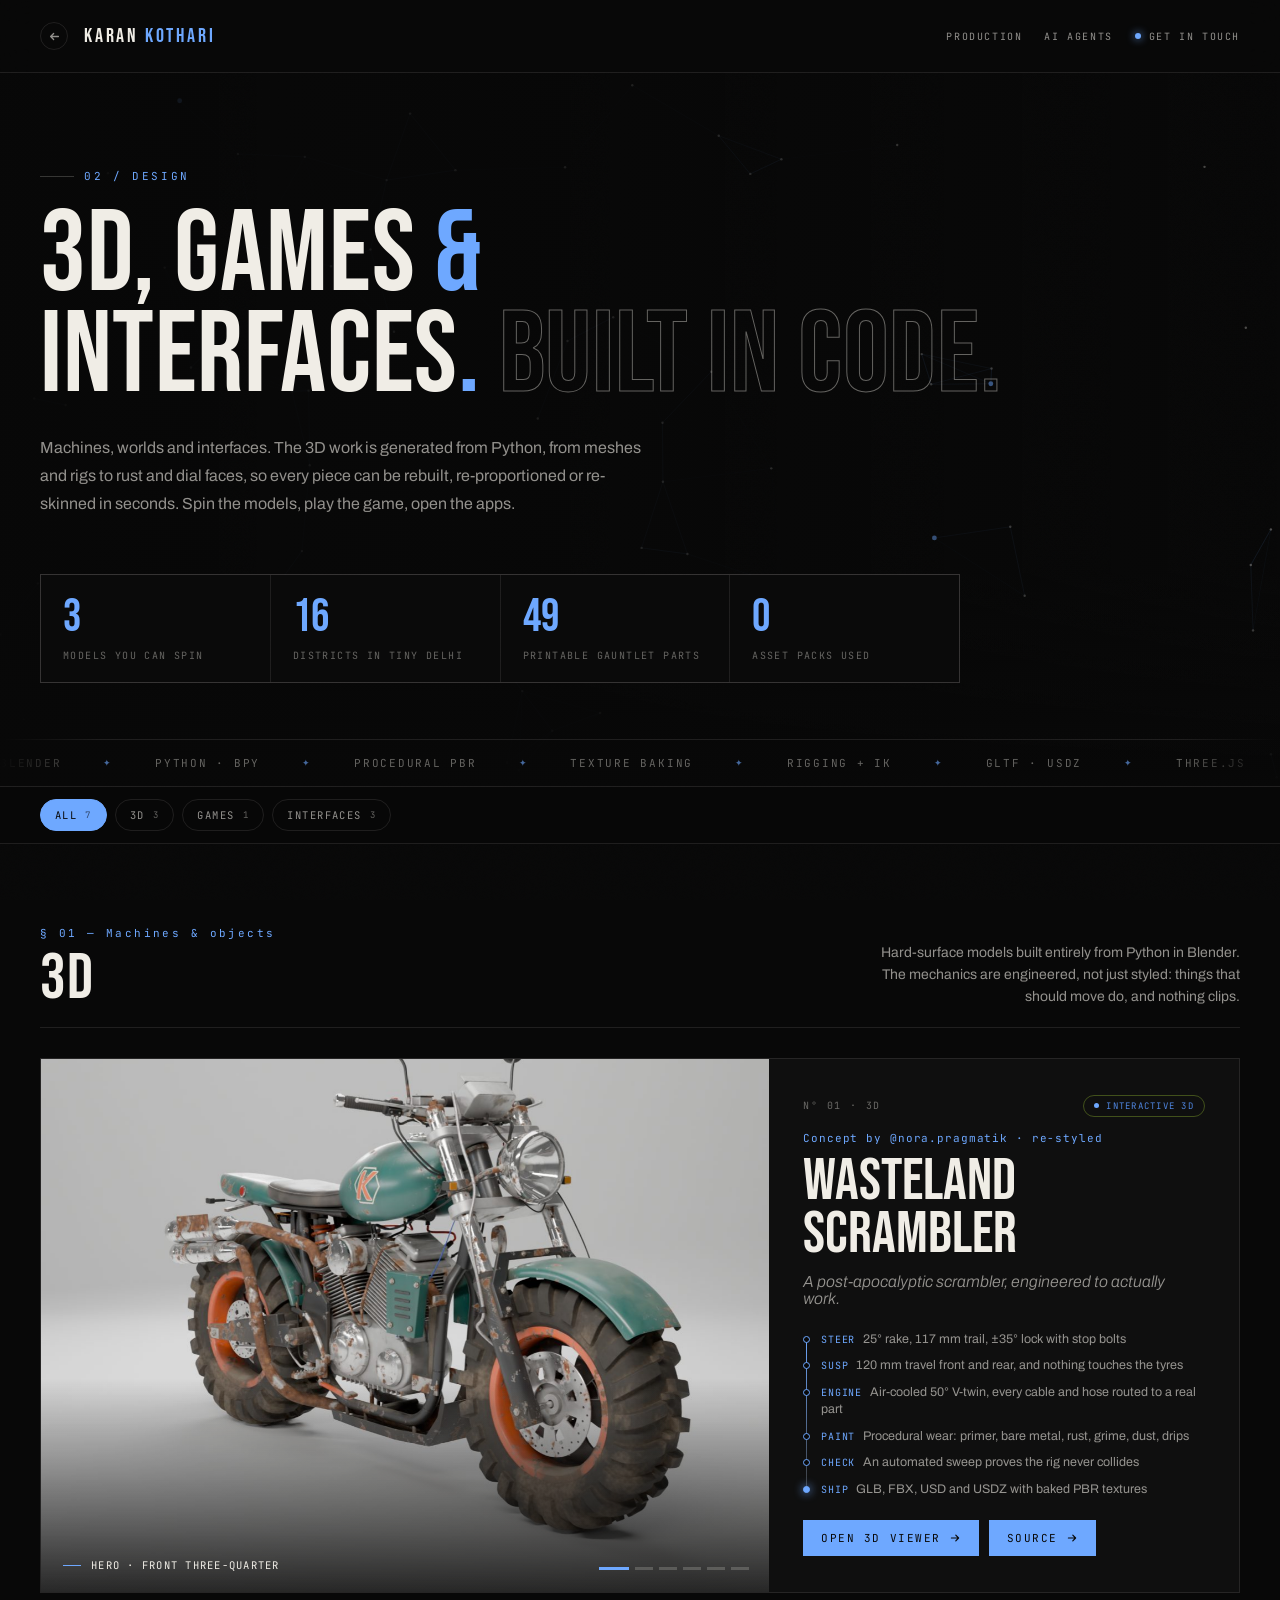
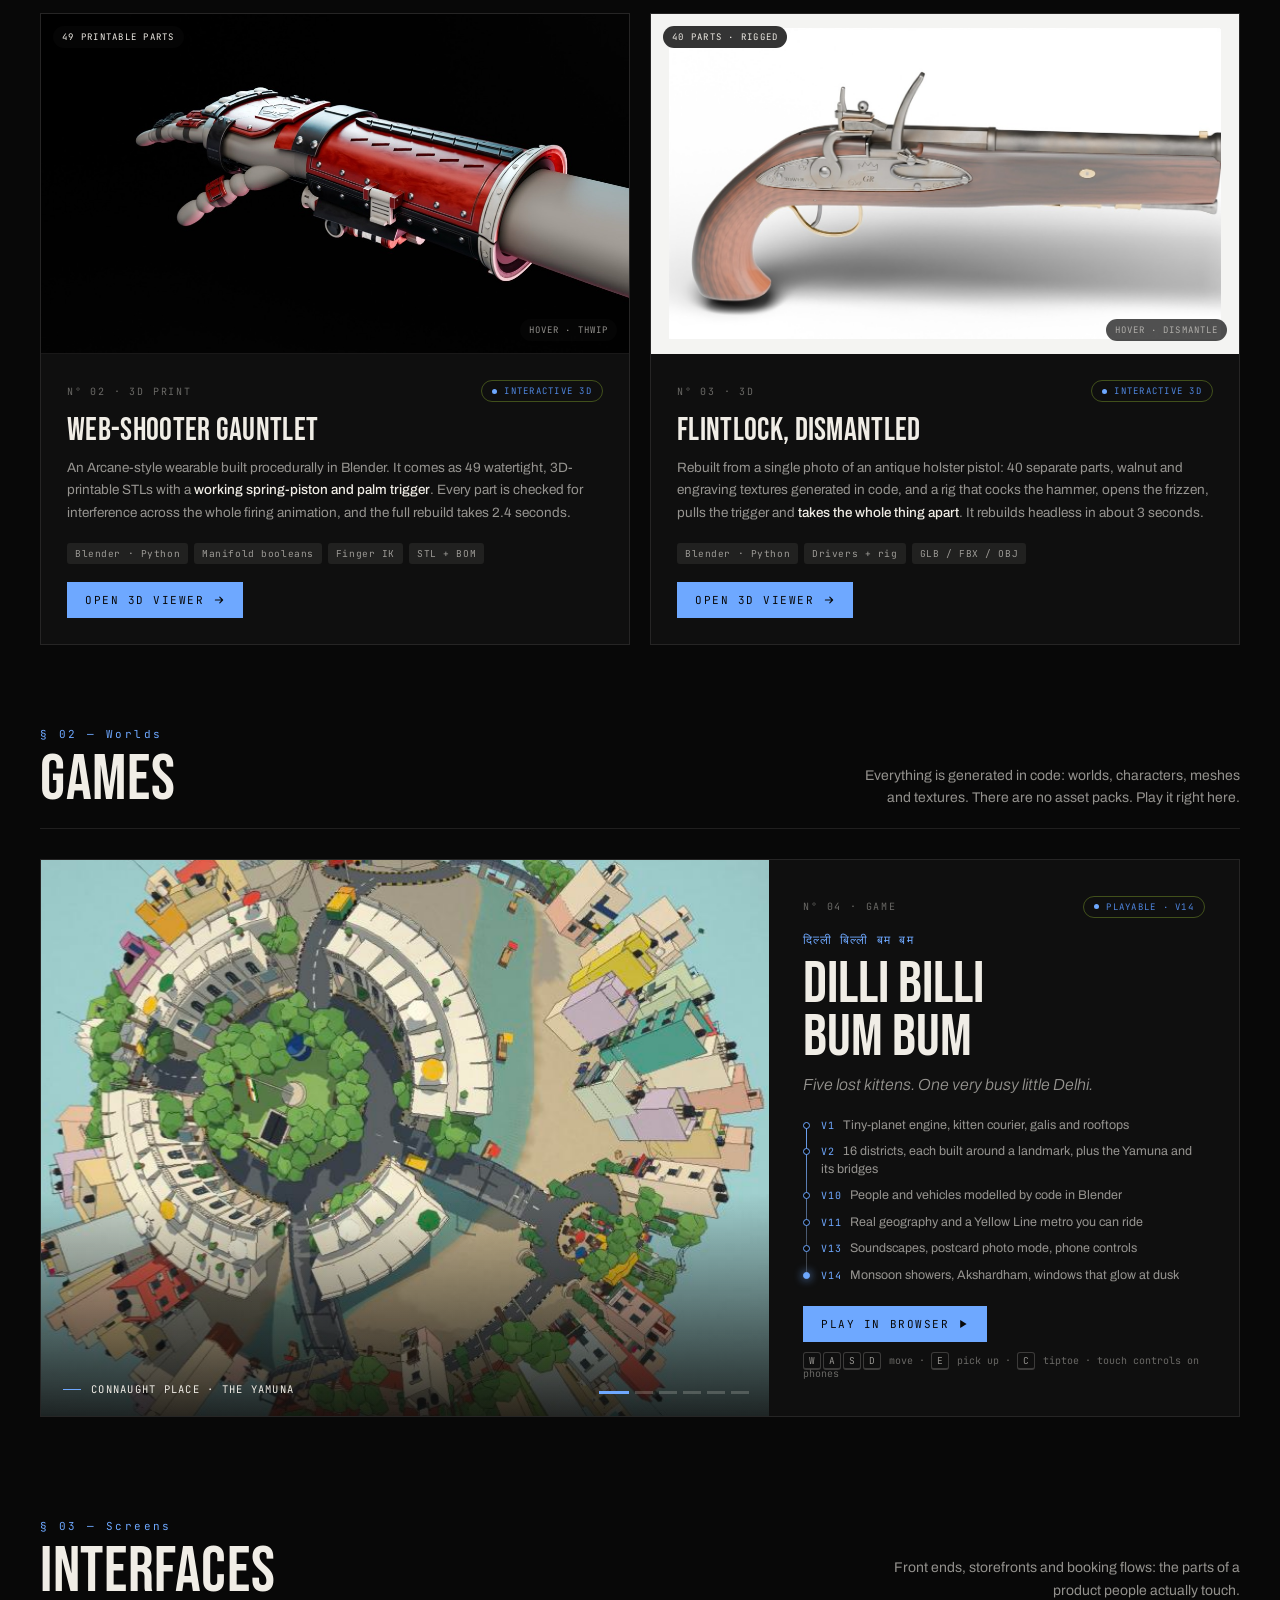
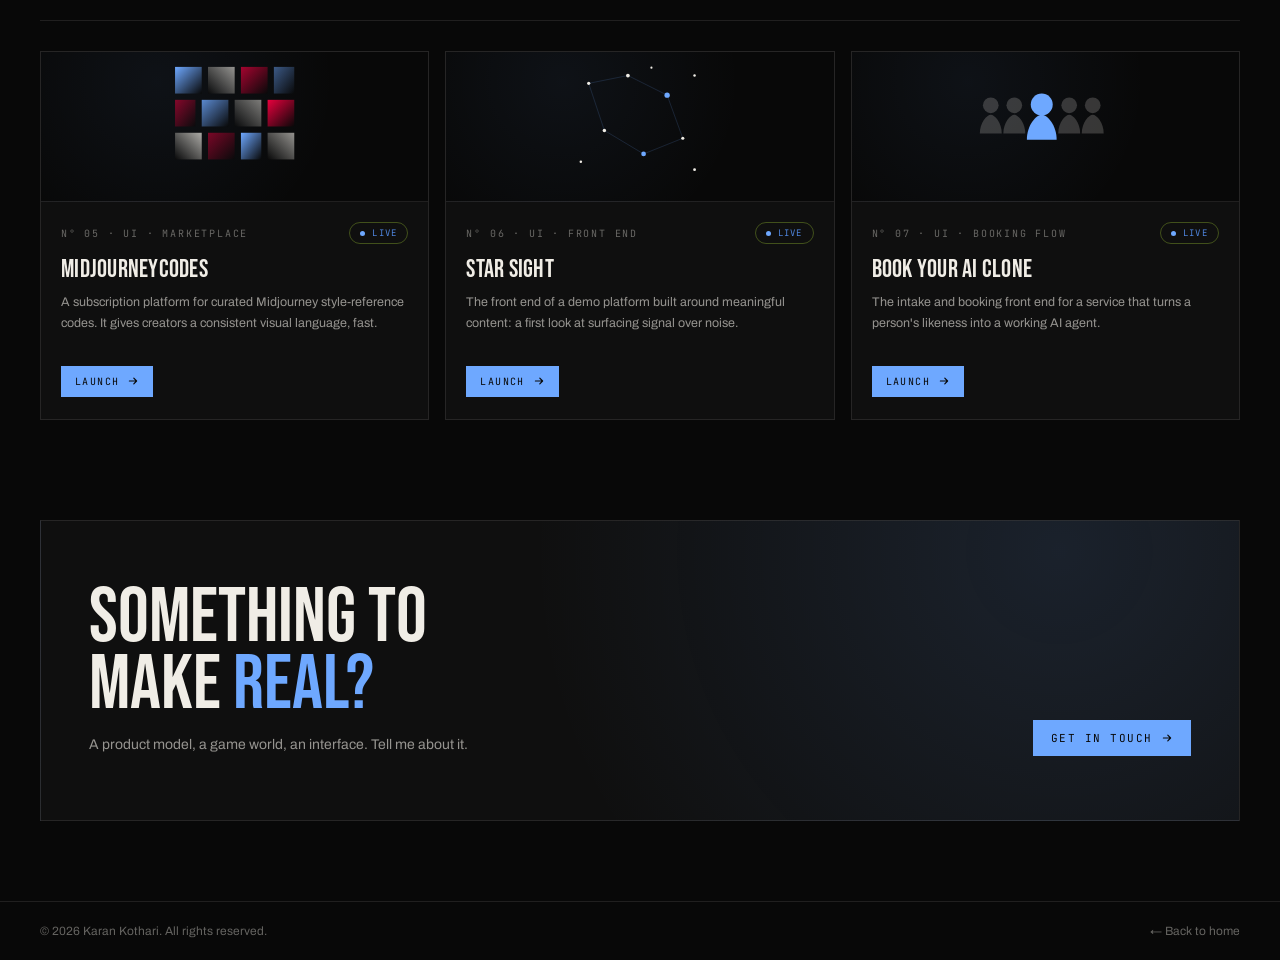
<file: design/index.html>
<!DOCTYPE html>
<html lang="en">
<head>
<meta charset="UTF-8" />
<meta name="viewport" content="width=device-width, initial-scale=1.0" />
<title>Design — 3D, Games &amp; UI · Karan Kothari</title>
<meta name="description" content="Design work by Karan Kothari: procedural 3D models you can spin, a playable browser game, printable builds and interfaces, all generated in code." />
<link rel="preconnect" href="https://fonts.googleapis.com" />
<link rel="preconnect" href="https://fonts.gstatic.com" crossorigin />
<link href="https://fonts.googleapis.com/css2?family=Bebas+Neue&family=Archivo:ital,wght@0,300;0,400;0,500;0,600;0,700;0,900;1,300&family=JetBrains+Mono:wght@400;500&display=swap" rel="stylesheet" />
<style>
  *, *::before, *::after { margin: 0; padding: 0; box-sizing: border-box; }
  :root {
    --black: #080808; --black-2: #0f0f0f; --black-3: #141414; --black-4: #1b1b1b;
    --lime: #6EA8FF; --lime-dk: #4F86E0; --lime-10: rgba(110,168,255,.10); --lime-20: rgba(110,168,255,.22);
    --red: #E8003D; --amber: #FFB547;
    --white: #F0EDE6; --white-60: rgba(240,237,230,0.60); --white-40: rgba(240,237,230,0.40);
    --white-20: rgba(240,237,230,0.20); --white-08: rgba(240,237,230,0.08); --border: rgba(240,237,230,0.10);
    --disp: 'Bebas Neue', sans-serif; --body: 'Archivo', sans-serif; --mono: 'JetBrains Mono', monospace;
    --ease: cubic-bezier(.2,.7,.2,1);
  }
  html { background: var(--black); scroll-behavior: smooth; overflow-x: hidden; }
  body { background: var(--black); color: var(--white); font-family: var(--body); overflow-x: hidden; }
  body::before {
    content: ''; position: fixed; inset: 0; z-index: 1; pointer-events: none;
    opacity: .025; mix-blend-mode: overlay;
    background-image: url("data:image/svg+xml,%3Csvg xmlns='http://www.w3.org/2000/svg' width='300' height='300'%3E%3Cfilter id='n'%3E%3CfeTurbulence type='fractalNoise' baseFrequency='0.75' numOctaves='4' stitchTiles='stitch'/%3E%3C/filter%3E%3Crect width='300' height='300' filter='url(%23n)'/%3E%3C/svg%3E");
    background-size: 200px 200px;
  }
  a { color: inherit; }
  button { font: inherit; color: inherit; background: none; border: 0; cursor: pointer; }

  /* ── HEADER ─────────────────────────────────── */
  header {
    position: sticky; top: 0; z-index: 50;
    display: flex; align-items: center; justify-content: space-between;
    padding: 22px 40px; border-bottom: 1px solid var(--border);
    background: rgba(8,8,8,.88); backdrop-filter: blur(16px); -webkit-backdrop-filter: blur(16px);
  }
  .nav-brand-group { display: flex; align-items: center; gap: 16px; }
  .nav-back {
    display: flex; align-items: center; justify-content: center;
    width: 28px; height: 28px; border-radius: 50%;
    color: var(--white-60); border: 1px solid var(--border);
    text-decoration: none; transition: color .2s, border-color .2s;
  }
  .nav-back:hover { color: var(--lime); border-color: var(--lime); }
  .logo { font-family: var(--disp); font-size: 20px; letter-spacing: .14em; color: var(--white); text-decoration: none; }
  .logo span { color: var(--lime); }
  .hdr-cta {
    font-family: var(--mono); font-size: 10px; letter-spacing: .16em; text-transform: uppercase;
    color: var(--white-60); text-decoration: none; transition: color .2s;
    display: flex; align-items: center; gap: 8px;
  }
  .hdr-cta:hover { color: var(--lime); }
  .hdr-cta .dot { width: 6px; height: 6px; border-radius: 50%; background: var(--lime); box-shadow: 0 0 8px var(--lime); }

  /* ── HERO ───────────────────────────────────── */
  .hero { position: relative; z-index: 5; overflow: hidden; border-bottom: 1px solid var(--border); }
  #mesh { position: absolute; inset: 0; width: 100%; height: 100%; opacity: .9; }
  .hero::after {
    content: ''; position: absolute; inset: 0; pointer-events: none;
    background: linear-gradient(90deg, rgba(8,8,8,.96) 0%, rgba(8,8,8,.78) 45%, rgba(8,8,8,.25) 100%),
                linear-gradient(0deg, rgba(8,8,8,1) 0%, transparent 30%);
  }
  .hero-inner { position: relative; z-index: 2; padding: 96px 40px 56px; max-width: 1360px; margin: 0 auto; }
  .eyebrow {
    font-family: var(--mono); font-size: 11px; letter-spacing: .24em; text-transform: uppercase;
    color: var(--lime); margin-bottom: 22px; display: flex; align-items: center; gap: 10px;
  }
  .eyebrow::before { content: ''; width: 34px; height: 1px; background: var(--white-20); }
  .hero h1 {
    font-family: var(--disp); font-weight: 400;
    font-size: clamp(52px, 9vw, 132px); letter-spacing: .005em; line-height: .88; margin-bottom: 26px;
    max-width: 980px;
  }
  .hero h1 span { color: var(--lime); }
  .hero h1 .outline { color: transparent; -webkit-text-stroke: 1px var(--white-40); }
  .hero p.lede { font-size: 16px; line-height: 1.75; color: var(--white-60); max-width: 620px; }
  .stats { display: grid; grid-template-columns: repeat(4, minmax(0, 1fr)); gap: 1px; margin-top: 56px; max-width: 920px; background: var(--border); border: 1px solid var(--border); }
  .stat { background: rgba(8,8,8,.86); padding: 20px 22px; backdrop-filter: blur(6px); }
  .stat b { display: block; font-family: var(--disp); font-weight: 400; font-size: 46px; line-height: 1; color: var(--white); }
  .stat b em { font-style: normal; color: var(--lime); }
  .stat span { display: block; margin-top: 8px; font-family: var(--mono); font-size: 10px; letter-spacing: .14em; text-transform: uppercase; color: var(--white-40); }

  .marquee { position: relative; z-index: 2; border-top: 1px solid var(--border); overflow: hidden; padding: 16px 0; mask-image: linear-gradient(90deg, transparent, #000 8%, #000 92%, transparent); -webkit-mask-image: linear-gradient(90deg, transparent, #000 8%, #000 92%, transparent); }
  .marquee-track { display: flex; gap: 42px; width: max-content; animation: marq 48s linear infinite; }
  .marquee span { font-family: var(--mono); font-size: 11px; letter-spacing: .16em; text-transform: uppercase; color: var(--white-40); white-space: nowrap; display: flex; align-items: center; gap: 42px; }
  .marquee span::after { content: '✦'; color: var(--lime); opacity: .6; font-size: 9px; }
  @keyframes marq { to { transform: translateX(-50%); } }

  /* ── FILTER BAR ─────────────────────────────── */
  .filters {
    position: sticky; top: 73px; z-index: 40;
    background: rgba(8,8,8,.9); backdrop-filter: blur(14px); -webkit-backdrop-filter: blur(14px);
    border-bottom: 1px solid var(--border);
  }
  .filters-inner { max-width: 1360px; margin: 0 auto; padding: 12px 40px; display: flex; gap: 8px; overflow-x: auto; scrollbar-width: none; }
  .filters-inner::-webkit-scrollbar { display: none; }
  .fbtn {
    flex-shrink: 0; font-family: var(--mono); font-size: 10.5px; letter-spacing: .14em; text-transform: uppercase;
    color: var(--white-60); border: 1px solid var(--border); border-radius: 30px; padding: 8px 14px;
    transition: all .2s; display: flex; align-items: center; gap: 8px;
  }
  .fbtn sup { font-size: 9px; color: var(--white-40); }
  .fbtn:hover { color: var(--white); border-color: var(--white-20); }
  .fbtn.on { background: var(--lime); color: var(--black); border-color: var(--lime); }
  .fbtn.on sup { color: rgba(8,8,8,.6); }

  /* ── SECTIONS ───────────────────────────────── */
  .section { position: relative; z-index: 5; max-width: 1360px; margin: 0 auto; padding: 84px 40px 0; }
  .section-head { display: flex; align-items: flex-end; justify-content: space-between; gap: 24px; margin-bottom: 30px; padding-bottom: 18px; border-bottom: 1px solid var(--border); }
  .section-head h2 { font-family: var(--disp); font-weight: 400; font-size: clamp(36px, 5vw, 64px); line-height: .92; letter-spacing: .01em; }
  .section-head h2 small { display: block; font-family: var(--mono); font-size: 11px; letter-spacing: .22em; color: var(--lime); margin-bottom: 12px; }
  .section-head p { font-size: 14px; color: var(--white-60); max-width: 380px; line-height: 1.6; text-align: right; }
  .is-hidden { display: none !important; }

  /* ── BENTO CARDS ────────────────────────────── */
  .bento { display: grid; grid-template-columns: repeat(3, minmax(0, 1fr)); gap: 20px; }
  .card {
    position: relative; background: var(--black-2); border: 1px solid var(--border);
    display: flex; flex-direction: column; overflow: hidden;
    transition: border-color .35s ease, transform .35s var(--ease), box-shadow .35s ease;
  }
  .card::before {
    content: ''; position: absolute; inset: 0; pointer-events: none; z-index: 3; opacity: 0; transition: opacity .35s;
    background: radial-gradient(500px circle at var(--mx, 50%) var(--my, 0%), rgba(110,168,255,.07), transparent 45%);
  }
  .card:hover { border-color: rgba(110,168,255,.32); transform: translateY(-3px); box-shadow: 0 18px 50px -20px rgba(0,0,0,.8); }
  .card:hover::before { opacity: 1; }
  .card.wide { grid-column: span 2; flex-direction: row; }
  .card.wide .demo { flex: 1.6; height: auto; min-height: 340px; border-bottom: 0; border-right: 1px solid var(--border); }
  .card.wide .card-body { flex: 1; }

  .demo {
    position: relative; overflow: hidden; height: 270px; flex-shrink: 0;
    border-bottom: 1px solid var(--border);
    background: radial-gradient(circle at 25% 15%, rgba(110,168,255,.06), transparent 60%), var(--black);
    font-family: var(--mono);
  }
  .card-body { padding: 26px 26px 26px; display: flex; flex-direction: column; flex: 1; position: relative; z-index: 2; }
  .card-meta { display: flex; align-items: center; justify-content: space-between; gap: 10px; margin-bottom: 14px; }
  .card-idx { font-family: var(--mono); font-size: 10px; letter-spacing: .18em; color: var(--white-40); text-transform: uppercase; }
  .status {
    display: inline-flex; align-items: center; gap: 7px; white-space: nowrap;
    font-family: var(--mono); font-size: 9px; letter-spacing: .14em; text-transform: uppercase;
    color: var(--lime-dk); border: 1px solid rgba(157,200,50,.35); border-radius: 20px; padding: 4px 10px;
  }
  .status::before { content: ''; width: 5px; height: 5px; border-radius: 50%; background: currentColor; }
  .status.live::before { box-shadow: 0 0 0 0 rgba(110,168,255,.6); animation: ping 2s infinite; background: var(--lime); }
  .status.quiet { color: var(--white-40); border-color: var(--border); }
  .status.exp { color: var(--amber); border-color: rgba(255,181,71,.35); }
  @keyframes ping { 0% { box-shadow: 0 0 0 0 rgba(110,168,255,.55); } 80%, 100% { box-shadow: 0 0 0 7px rgba(110,168,255,0); } }
  .card-title { font-family: var(--disp); font-weight: 400; font-size: 32px; letter-spacing: .01em; margin-bottom: 10px; line-height: .95; }
  .card.wide .card-title { font-size: 40px; }
  .card-desc { font-size: 13.5px; line-height: 1.68; color: var(--white-60); margin-bottom: 18px; }
  .card-desc strong { color: var(--white); font-weight: 500; }
  .chips { list-style: none; display: flex; flex-wrap: wrap; gap: 6px; margin-top: auto; }
  .chips li { font-family: var(--mono); font-size: 9.5px; letter-spacing: .06em; color: var(--white-60); background: var(--white-08); border-radius: 3px; padding: 4px 8px; }
  .card-actions { display: flex; flex-wrap: wrap; align-items: center; gap: 10px; margin-top: 18px; }
  .btn {
    display: inline-flex; align-items: center; gap: 8px;
    font-family: var(--mono); font-size: 11px; letter-spacing: .14em; text-transform: uppercase;
    color: var(--black); background: var(--lime); text-decoration: none;
    padding: 11px 18px; transition: background .2s, transform .2s;
  }
  .btn:hover { background: var(--white); transform: translateX(2px); }
  .btn svg { width: 12px; height: 12px; }
  .btn.ghost { background: transparent; color: var(--white); border: 1px solid var(--white-20); }
  .btn.ghost:hover { border-color: var(--lime); color: var(--lime); background: transparent; }

  /* shared demo bits */
  .bubble { max-width: 88%; font-family: var(--body); font-size: 12px; line-height: 1.5; padding: 8px 11px; border-radius: 10px; margin-bottom: 8px; opacity: 0; transform: translateY(6px); transition: opacity .35s, transform .35s var(--ease); }
  .bubble.in { opacity: 1; transform: none; }
  .bubble.user { margin-left: auto; background: var(--white-08); color: var(--white); border-bottom-right-radius: 3px; }
  .bubble.bot { background: var(--lime-10); color: var(--white); border: 1px solid var(--lime-20); border-bottom-left-radius: 3px; }
  .toolchip { display: inline-flex; align-items: center; gap: 6px; font-size: 10px; color: var(--lime); margin: 0 0 8px; opacity: 0; transition: opacity .3s; }
  .toolchip.in { opacity: 1; }
  .toolchip::before { content: '↳'; color: var(--white-40); }
  .caret::after { content: '▍'; color: var(--lime); animation: blink 1s steps(1) infinite; margin-left: 1px; }
  @keyframes blink { 50% { opacity: 0; } }

  /* 1 · HARNESS */
  .hz { display: flex; flex-direction: column; padding: 16px; gap: 12px; }
  .hz-providers { display: flex; flex-wrap: wrap; gap: 6px; }
  .hz-providers button { font-family: var(--mono); font-size: 9.5px; letter-spacing: .08em; color: var(--white-40); border: 1px solid var(--border); border-radius: 20px; padding: 5px 10px; transition: all .25s; }
  .hz-providers button:hover { color: var(--white); }
  .hz-providers button.on { color: var(--black); background: var(--lime); border-color: var(--lime); }
  .hz-stage { flex: 1; display: grid; grid-template-columns: 150px 1fr; gap: 16px; min-height: 0; }
  .hz-orb { position: relative; display: flex; align-items: center; justify-content: center; }
  .hz-orb .ring { position: absolute; width: 120px; height: 120px; border-radius: 50%; border: 1px solid var(--lime-20); }
  .hz-orb .ring.r2 { width: 92px; height: 92px; border-color: rgba(110,168,255,.35); }
  .hz-orb.speak .ring { animation: orbp 1.4s ease-out infinite; }
  .hz-orb.speak .ring.r2 { animation-delay: .35s; }
  @keyframes orbp { 0% { transform: scale(.85); opacity: 1; } 100% { transform: scale(1.25); opacity: 0; } }
  .hz-orb .core { width: 70px; height: 70px; border-radius: 50%; background: radial-gradient(circle at 35% 30%, #e6ff9e, var(--lime) 45%, #5f8a12 100%); box-shadow: 0 0 40px rgba(110,168,255,.35); display: flex; align-items: center; justify-content: center; gap: 3px; }
  .hz-orb .core i { width: 3px; height: 8px; border-radius: 2px; background: rgba(8,8,8,.75); transition: height .09s; }
  .hz-orb .lbl { position: absolute; bottom: 4px; font-size: 9px; letter-spacing: .16em; text-transform: uppercase; color: var(--white-40); }
  .hz-log { overflow: hidden; display: flex; flex-direction: column; justify-content: flex-end; }
  .hz-foot { display: flex; justify-content: space-between; gap: 10px; font-size: 9.5px; letter-spacing: .06em; color: var(--white-40); border-top: 1px solid var(--border); padding-top: 10px; }
  .hz-foot b { color: var(--lime); font-weight: 400; }

  /* 2 · BROWSER AGENT */
  .ba { padding: 14px; display: flex; flex-direction: column; gap: 10px; }
  .ba-win { flex: 1; border: 1px solid var(--border); border-radius: 6px; background: var(--black-3); display: flex; flex-direction: column; overflow: hidden; }
  .ba-bar { display: flex; align-items: center; gap: 5px; padding: 7px 9px; border-bottom: 1px solid var(--border); }
  .ba-bar i { width: 6px; height: 6px; border-radius: 50%; background: var(--white-20); }
  .ba-url { flex: 1; margin-left: 6px; font-size: 9.5px; color: var(--white-60); background: var(--black); border-radius: 3px; padding: 3px 8px; min-height: 18px; }
  .ba-page { position: relative; flex: 1; padding: 10px 14px; display: grid; grid-template-columns: 1fr 1fr; gap: 7px 10px; align-content: start; }
  .ba-page .h { grid-column: 1 / -1; height: 7px; width: 46%; background: var(--white-20); border-radius: 3px; margin-bottom: 3px; }
  .ba-f { font-size: 8.5px; color: var(--white-40); text-transform: uppercase; letter-spacing: .1em; }
  .ba-f div { margin-top: 3px; height: 21px; border: 1px solid var(--border); border-radius: 3px; font-family: var(--body); font-size: 10.5px; color: var(--white); text-transform: none; letter-spacing: 0; padding: 3px 7px; white-space: nowrap; overflow: hidden; transition: border-color .2s; }
  .ba-f.focus div { border-color: var(--lime); }
  .ba-f.full { grid-column: 1 / -1; }
  .ba-btn { grid-column: 1 / -1; justify-self: start; font-size: 9.5px; letter-spacing: .1em; text-transform: uppercase; color: var(--black); background: var(--white-60); padding: 6px 12px; border-radius: 3px; transition: background .2s, transform .15s; }
  .ba-btn.press { background: var(--lime); transform: scale(.95); }
  .ba-cursor { position: absolute; left: 0; top: 0; width: 14px; height: 14px; transition: transform .7s var(--ease); z-index: 3; pointer-events: none; }
  .ba-toast { position: absolute; right: 10px; bottom: 10px; font-size: 10px; color: var(--black); background: var(--lime); padding: 5px 10px; border-radius: 3px; opacity: 0; transform: translateY(6px); transition: all .3s; }
  .ba-toast.in { opacity: 1; transform: none; }
  .ba-log { list-style: none; height: 50px; overflow: hidden; display: flex; flex-direction: column; justify-content: flex-end; font-size: 10px; color: var(--white-40); gap: 2px; }
  .ba-log li b { color: var(--lime); font-weight: 400; }

  /* 3 · CREATIVE INTELLIGENCE */
  .ci { display: grid; grid-template-columns: 1.25fr 1fr; gap: 0; }
  .ci-chart { position: relative; padding: 16px 10px 12px 16px; border-right: 1px solid var(--border); display: flex; flex-direction: column; }
  .ci-head { font-size: 9.5px; letter-spacing: .14em; text-transform: uppercase; color: var(--white-40); margin-bottom: 6px; display: flex; justify-content: space-between; }
  .ci-head b { color: var(--white); font-weight: 400; }
  .ci-chart svg { flex: 1; width: 100%; min-height: 150px; overflow: visible; display: block; }
  .ci-bub { transform-box: fill-box; transform-origin: center; transform: scale(0); transition: transform .6s var(--ease); }
  .ci-bub.in { transform: scale(1); }
  .ci-legend { display: flex; gap: 12px; font-size: 9px; color: var(--white-40); margin-top: 6px; flex-wrap: wrap; }
  .ci-legend i { display: inline-block; width: 7px; height: 7px; border-radius: 50%; margin-right: 5px; vertical-align: 0; }
  .ci-mods { display: grid; grid-template-columns: repeat(2, 1fr); gap: 4px; margin-top: 12px; padding-top: 12px; border-top: 1px solid var(--border); }
  .ci-mods span { font-size: 8.5px; letter-spacing: .04em; color: var(--white-40); border: 1px solid var(--border); border-radius: 3px; padding: 5px 6px; white-space: nowrap; overflow: hidden; text-overflow: ellipsis; transition: all .3s; }
  .ci-mods span b { color: var(--white-20); font-weight: 400; margin-right: 4px; }
  .ci-mods span.on { color: var(--black); background: var(--lime); border-color: var(--lime); }
  .ci-mods span.on b { color: rgba(8,8,8,.5); }
  .ci-tip { opacity: 0; transition: opacity .3s; }
  .ci-tip.in { opacity: 1; }
  .ci-side { padding: 16px; display: flex; flex-direction: column; gap: 10px; min-width: 0; }
  .ci-alerts { list-style: none; display: flex; flex-direction: column; gap: 6px; }
  .ci-alerts li { display: flex; align-items: center; gap: 8px; font-size: 10px; color: var(--white-60); padding: 6px 8px; border: 1px solid var(--border); border-radius: 4px; opacity: 0; transform: translateX(10px); transition: all .4s var(--ease); }
  .ci-alerts li.in { opacity: 1; transform: none; }
  .ci-alerts li em { font-style: normal; margin-left: auto; color: var(--lime); }
  .ci-alerts li em.dn { color: var(--amber); }
  .ci-alerts li i { width: 6px; height: 6px; border-radius: 50%; background: var(--lime); flex-shrink: 0; }
  .ci-ask { margin-top: auto; border: 1px solid var(--lime-20); border-radius: 6px; padding: 10px; background: rgba(110,168,255,.03); }
  .ci-q { font-size: 10.5px; color: var(--white); min-height: 15px; }
  .ci-q::before { content: 'ASK › '; color: var(--lime); }
  .ci-a { font-family: var(--body); font-size: 11.5px; line-height: 1.5; color: var(--white-60); margin-top: 6px; min-height: 34px; }
  .ci-cites { display: flex; gap: 5px; margin-top: 7px; flex-wrap: wrap; }
  .ci-cites span { font-size: 9px; color: var(--lime); border: 1px solid var(--lime-20); border-radius: 3px; padding: 2px 6px; opacity: 0; transition: opacity .3s; }
  .ci-cites span.in { opacity: 1; }

  /* 4 · CLAIM CHECK */
  .cc { padding: 16px; display: flex; flex-direction: column; gap: 14px; }
  .cc-input { display: flex; align-items: center; gap: 8px; border: 1px solid var(--border); border-radius: 5px; padding: 8px 10px; font-size: 10.5px; color: var(--white); background: var(--black-3); }
  .cc-input .ico { width: 18px; height: 18px; border-radius: 4px; background: var(--red); display: flex; align-items: center; justify-content: center; font-size: 8px; color: #fff; flex-shrink: 0; }
  .cc-steps { position: relative; display: flex; justify-content: space-between; }
  .cc-steps::before { content: ''; position: absolute; left: 8px; right: 8px; top: 7px; height: 1px; background: var(--border); }
  .cc-steps .bar { position: absolute; left: 8px; top: 7px; height: 1px; background: var(--lime); width: 0; transition: width .5s var(--ease); max-width: calc(100% - 16px); }
  .cc-step { position: relative; display: flex; flex-direction: column; align-items: center; gap: 6px; font-size: 8.5px; letter-spacing: .06em; color: var(--white-40); text-transform: uppercase; }
  .cc-step i { width: 15px; height: 15px; border-radius: 50%; border: 1px solid var(--white-20); background: var(--black); transition: all .3s; }
  .cc-step.done { color: var(--white); }
  .cc-step.done i { background: var(--lime); border-color: var(--lime); box-shadow: 0 0 10px rgba(110,168,255,.5); }
  .cc-claims { list-style: none; display: flex; flex-direction: column; gap: 7px; }
  .cc-claims li { display: grid; grid-template-columns: 1fr auto; gap: 4px 10px; align-items: center; opacity: 0; transform: translateY(6px); transition: all .4s var(--ease); }
  .cc-claims li.in { opacity: 1; transform: none; }
  .cc-claims .t { font-family: var(--body); font-size: 11.5px; color: var(--white); white-space: nowrap; overflow: hidden; text-overflow: ellipsis; }
  .cc-claims .v { font-size: 9px; letter-spacing: .1em; text-transform: uppercase; }
  .cc-claims .m { grid-column: 1 / -1; height: 4px; background: var(--white-08); border-radius: 2px; overflow: hidden; }
  .cc-claims .m b { display: block; height: 100%; width: 0; transition: width .9s var(--ease); border-radius: 2px; }

  /* 5 · SALES REVIEW */
  .sc { padding: 18px; display: grid; grid-template-columns: 116px 1fr; gap: 16px; align-items: center; }
  .sc-ring { position: relative; width: 116px; height: 116px; }
  .sc-ring svg { width: 100%; height: 100%; transform: rotate(-90deg); }
  .sc-ring .bg { fill: none; stroke: var(--white-08); stroke-width: 8; }
  .sc-ring .fg { fill: none; stroke: var(--lime); stroke-width: 8; stroke-linecap: round; stroke-dasharray: 289; stroke-dashoffset: 289; transition: stroke-dashoffset 1.4s var(--ease); filter: drop-shadow(0 0 6px rgba(110,168,255,.45)); }
  .sc-num { position: absolute; inset: 0; display: flex; flex-direction: column; align-items: center; justify-content: center; }
  .sc-num b { font-family: var(--disp); font-weight: 400; font-size: 46px; line-height: 1; color: var(--white); }
  .sc-num span { font-size: 9px; letter-spacing: .14em; color: var(--white-40); text-transform: uppercase; }
  .sc-notes { list-style: none; display: flex; flex-direction: column; gap: 7px; min-width: 0; }
  .sc-notes li { display: flex; gap: 8px; align-items: flex-start; font-family: var(--body); font-size: 11.5px; line-height: 1.4; color: var(--white-60); opacity: 0; transform: translateX(8px); transition: all .4s var(--ease); }
  .sc-notes li.in { opacity: 1; transform: none; }
  .sc-notes li i { font-family: var(--mono); font-style: normal; font-size: 10px; width: 16px; height: 16px; border-radius: 3px; display: flex; align-items: center; justify-content: center; flex-shrink: 0; }
  .sc-notes li.good i { background: var(--lime-10); color: var(--lime); }
  .sc-notes li.warn i { background: rgba(255,181,71,.12); color: var(--amber); }
  .sc-rule { grid-column: 1 / -1; font-size: 9.5px; color: var(--white-40); border-top: 1px dashed var(--border); padding-top: 10px; opacity: 0; transition: opacity .4s; }
  .sc-rule.in { opacity: 1; }
  .sc-rule b { color: var(--lime); font-weight: 400; }

  /* 6 · MOMENTUM */
  .rm { padding: 16px; display: flex; flex-direction: column; gap: 9px; }
  .rm-row { display: grid; grid-template-columns: 30px 1fr 34px; gap: 4px 10px; align-items: center; padding: 9px 10px; border: 1px solid var(--border); border-radius: 6px; opacity: 0; transform: translateY(6px); transition: all .45s var(--ease); }
  .rm-row.in { opacity: 1; transform: none; }
  .rm-row .av { width: 30px; height: 30px; border-radius: 50%; background: var(--black-4); border: 1px solid var(--white-20); display: flex; align-items: center; justify-content: center; font-size: 10px; color: var(--white); grid-row: span 2; }
  .rm-row .who { font-size: 9.5px; color: var(--white-40); }
  .rm-row .who b { color: var(--white); font-weight: 400; }
  .rm-row .sc { font-family: var(--disp); font-size: 22px; color: var(--lime); text-align: right; grid-row: span 2; }
  .rm-row .idea { font-family: var(--body); font-size: 11.5px; color: var(--white); line-height: 1.35; }
  .rm-row .ev { grid-column: 2 / -1; display: flex; gap: 5px; flex-wrap: wrap; }
  .rm-row .ev span { font-size: 8.5px; color: var(--white-60); background: var(--white-08); border-radius: 3px; padding: 2px 6px; }
  .rm-row.drop { opacity: .38; }
  .rm-row.drop.in { opacity: .38; }
  .rm-row.drop .idea { text-decoration: line-through; color: var(--white-40); }
  .rm-row.drop .sc { color: var(--white-40); }
  .rm-foot { font-size: 9px; letter-spacing: .1em; text-transform: uppercase; color: var(--white-40); margin-top: auto; }
  .rm-foot b { color: var(--lime); font-weight: 400; }

  /* 7 · CREATORS */
  .cp { padding: 14px 16px; display: flex; flex-direction: column; }
  .cp-row { display: grid; grid-template-columns: 1.6fr .55fr 1fr 74px; gap: 10px; align-items: center; padding: 9px 0; border-bottom: 1px solid var(--border); font-size: 10.5px; color: var(--white); }
  .cp-row.head { font-size: 8.5px; letter-spacing: .12em; text-transform: uppercase; color: var(--white-40); padding-top: 0; }
  .cp-row .h { display: flex; align-items: center; gap: 7px; overflow: hidden; white-space: nowrap; text-overflow: ellipsis; }
  .cp-row .h i { width: 18px; height: 18px; border-radius: 50%; flex-shrink: 0; }
  .cp-row .n { color: var(--white-60); }
  .cp-bar { position: relative; height: 6px; background: var(--white-08); border-radius: 3px; overflow: hidden; }
  .cp-bar b { position: absolute; inset: 0 auto 0 0; background: var(--lime); border-radius: 3px; width: 0; transition: width 1s var(--ease); }
  .cp-pct { font-size: 9px; color: var(--white-40); margin-top: 3px; }
  .pill { font-size: 8.5px; letter-spacing: .1em; text-transform: uppercase; padding: 4px 0; border-radius: 20px; text-align: center; transition: all .25s; border: 1px solid var(--border); color: var(--white-60); width: 100%; }
  .pill[data-s="1"] { color: var(--amber); border-color: rgba(255,181,71,.4); }
  .pill[data-s="2"] { color: var(--black); background: var(--lime); border-color: var(--lime); }
  .pill.flash { transform: scale(1.08); }
  .cp-foot { margin-top: auto; padding-top: 10px; font-size: 9px; letter-spacing: .1em; text-transform: uppercase; color: var(--white-40); display: flex; justify-content: space-between; }
  .cp-foot b { color: var(--lime); font-weight: 400; }

  /* 8 · VIDEO EDIT */
  .ve { display: grid; grid-template-columns: 132px 1fr; gap: 14px; padding: 16px; }
  .card.wide .ve { grid-template-columns: 168px 1fr; gap: 20px; padding: 20px; }
  .card.wide .ve-track { height: 32px; }
  .ve-prev { position: relative; border-radius: 8px; overflow: hidden; background: linear-gradient(160deg, #1b2a44, #0b1220 70%); border: 1px solid var(--border); aspect-ratio: 9 / 16; align-self: center; }
  .ve-prev svg { position: absolute; left: 50%; bottom: 0; width: 86%; transform: translateX(-50%) scale(var(--z, 1)); transform-origin: 50% 80%; transition: transform .5s var(--ease); }
  .ve-cap { position: absolute; left: 6px; right: 6px; bottom: 26%; text-align: center; font-family: 'Archivo', sans-serif; font-weight: 900; font-size: 15px; line-height: 1; color: #fff; text-transform: uppercase; text-shadow: 0 2px 6px rgba(0,0,0,.6); }
  .ve-cap em { font-style: normal; color: #FFD23F; }
  .ve-title { position: absolute; left: 8px; right: 8px; top: 14%; font-family: var(--disp); font-size: 17px; line-height: .95; color: #fff; background: rgba(13,24,48,.85); border-left: 3px solid #FFD23F; padding: 5px 7px; opacity: 0; transform: translateX(-8px); transition: all .35s var(--ease); }
  .ve-title.in { opacity: 1; transform: none; }
  .ve-tl { display: flex; flex-direction: column; min-width: 0; }
  .ve-ruler { position: relative; height: 16px; margin-left: 62px; border-bottom: 1px solid var(--border); background-image: repeating-linear-gradient(90deg, var(--white-20) 0 1px, transparent 1px 10%); background-size: 100% 6px; background-repeat: no-repeat; background-position: bottom; font-size: 8px; color: var(--white-40); }
  .ve-ruler span { position: absolute; top: 0; }
  .ve-tracks { position: relative; flex: 1; display: flex; flex-direction: column; justify-content: space-around; padding: 6px 0; }
  .ve-track { display: grid; grid-template-columns: 62px 1fr; align-items: center; height: 26px; }
  .ve-track .lbl { font-size: 8.5px; letter-spacing: .08em; color: var(--white-40); text-transform: uppercase; line-height: 1.2; }
  .ve-track .lbl b { display: block; color: var(--white-60); font-weight: 400; }
  .ve-lane { position: relative; height: 100%; background: var(--white-08); border-radius: 3px; overflow: hidden; }
  .ve-clip { position: absolute; top: 2px; bottom: 2px; border-radius: 2px; transform: scaleY(0); transition: transform .3s var(--ease); }
  .ve-clip.in { transform: scaleY(1); }
  .ve-head { position: absolute; top: 0; bottom: 0; left: 62px; width: 1px; background: var(--red); box-shadow: 0 0 8px var(--red); z-index: 2; }
  .ve-head::before { content: ''; position: absolute; top: -2px; left: -4px; border: 4.5px solid transparent; border-top: 6px solid var(--red); }
  .ve-cons { font-size: 9.5px; color: var(--white-40); border-top: 1px solid var(--border); padding-top: 8px; white-space: nowrap; overflow: hidden; text-overflow: ellipsis; }
  .ve-cons b { color: var(--lime); font-weight: 400; }

  /* 9 · LOCAL CHAT */
  .lc { padding: 14px 16px; display: flex; flex-direction: column; gap: 10px; }
  .lc-badge { display: flex; align-items: center; justify-content: space-between; font-size: 9.5px; letter-spacing: .06em; color: var(--white-40); }
  .lc-badge span:first-child { color: var(--lime); }
  .lc-msgs { flex: 1; display: flex; flex-direction: column; justify-content: flex-end; overflow: hidden; }
  .lc-in { display: flex; justify-content: space-between; align-items: center; font-family: var(--body); font-size: 11px; color: var(--white-40); border: 1px solid var(--border); border-radius: 18px; padding: 8px 8px 8px 14px; }
  .lc-in i { font-style: normal; width: 22px; height: 22px; border-radius: 50%; background: var(--lime); color: var(--black); font-family: var(--mono); font-size: 11px; display: flex; align-items: center; justify-content: center; }

  /* ── PLAYABLE ───────────────────────────────── */
  .feature { display: grid; grid-template-columns: 1.55fr 1fr; background: var(--black-2); border: 1px solid var(--border); margin-bottom: 20px; overflow: hidden; transition: border-color .35s; }
  .feature:hover { border-color: rgba(110,168,255,.32); }
  .reel { position: relative; min-height: 460px; overflow: hidden; background: #000; }
  .reel img { position: absolute; inset: 0; width: 100%; height: 100%; object-fit: cover; opacity: 0; transform: scale(1.04); transition: opacity 1.2s ease; }
  .reel img.on { opacity: 1; animation: kb 7s ease-out forwards; }
  @keyframes kb { from { transform: scale(1.04) translate(0,0); } to { transform: scale(1.12) translate(-1.5%, -1%); } }
  .reel::after { content: ''; position: absolute; inset: 0; background: linear-gradient(0deg, rgba(8,8,8,.85) 0%, transparent 40%); pointer-events: none; }
  .reel-cap { position: absolute; left: 22px; bottom: 20px; z-index: 2; font-family: var(--mono); font-size: 10.5px; letter-spacing: .12em; text-transform: uppercase; color: var(--white); display: flex; align-items: center; gap: 10px; }
  .reel-cap::before { content: ''; width: 18px; height: 1px; background: var(--lime); }
  .reel-dots { position: absolute; right: 20px; bottom: 22px; z-index: 2; display: flex; gap: 6px; }
  .reel-dots button { width: 18px; height: 3px; background: var(--white-20); transition: background .3s, width .3s; }
  .reel-dots button.on { background: var(--lime); width: 30px; }
  .feature-body { padding: 36px 34px; display: flex; flex-direction: column; }
  .feature-body .hindi { font-family: var(--mono); font-size: 12px; color: var(--lime); letter-spacing: .1em; margin-bottom: 10px; }
  .feature-body h3 { font-family: var(--disp); font-weight: 400; font-size: clamp(44px, 4.6vw, 64px); line-height: .9; margin-bottom: 12px; }
  .feature-body .tag { font-family: var(--body); font-style: italic; font-weight: 300; font-size: 16px; color: var(--white-60); margin-bottom: 18px; }
  .vrail { list-style: none; position: relative; margin: 6px 0 22px; padding-left: 18px; display: flex; flex-direction: column; gap: 9px; }
  .vrail::before { content: ''; position: absolute; left: 3px; top: 6px; bottom: 6px; width: 1px; background: linear-gradient(var(--lime), var(--white-20)); }
  .vrail li { position: relative; font-size: 12.5px; color: var(--white-60); line-height: 1.4; }
  .vrail li::before { content: ''; position: absolute; left: -18px; top: 5px; width: 7px; height: 7px; border-radius: 50%; background: var(--black); border: 1px solid var(--lime); }
  .vrail li:last-child::before { background: var(--lime); box-shadow: 0 0 10px var(--lime); }
  .vrail b { font-family: var(--mono); font-weight: 400; font-size: 10px; color: var(--lime); margin-right: 8px; letter-spacing: .08em; }
  .kbd-hint { font-family: var(--mono); font-size: 10px; color: var(--white-40); margin-top: 12px; }
  .kbd-hint kbd { font-family: var(--mono); font-size: 9.5px; border: 1px solid var(--white-20); border-bottom-width: 2px; border-radius: 3px; padding: 1px 5px; color: var(--white-60); margin-right: 2px; }

  .media { position: relative; height: 270px; overflow: hidden; background: #000; border-bottom: 1px solid var(--border); flex-shrink: 0; }
  .media img, .media video { position: absolute; inset: 0; width: 100%; height: 100%; object-fit: cover; transition: opacity .6s ease, transform 1.2s var(--ease); }
  .card:hover .media img { transform: scale(1.05); }
  .media .alt { opacity: 0; }
  .card:hover .media .alt { opacity: 1; }
  .media.light { background: #f4f4f2; }
  .media.light img { object-fit: contain; padding: 14px; }
  .media-tag { position: absolute; left: 12px; top: 12px; z-index: 2; font-family: var(--mono); font-size: 9px; letter-spacing: .14em; text-transform: uppercase; color: var(--white); background: rgba(8,8,8,.7); backdrop-filter: blur(6px); padding: 5px 9px; border-radius: 20px; }
  .media.light .media-tag { background: rgba(8,8,8,.82); }
  .media-hint { position: absolute; right: 12px; bottom: 12px; z-index: 2; font-family: var(--mono); font-size: 9px; letter-spacing: .12em; text-transform: uppercase; color: var(--white-60); background: rgba(8,8,8,.7); padding: 5px 9px; border-radius: 20px; transition: opacity .3s; }
  .card:hover .media-hint { opacity: 0; }

  .trio { display: grid; grid-template-columns: repeat(2, minmax(0, 1fr)); gap: 20px; }
  .trio .media { height: 340px; }

  /* ── ARCHIVE (earlier builds) ───────────────── */
  .archive { display: grid; grid-template-columns: repeat(4, minmax(0, 1fr)); gap: 16px; }
  .archive .card { background: var(--black-2); }
  .archive .demo { height: 150px; background: radial-gradient(circle at 30% 20%, rgba(110,168,255,.06), transparent 60%), var(--black); }
  .archive .demo svg { position: absolute; inset: 0; width: 100%; height: 100%; }
  .archive .card-body { padding: 20px 20px 22px; }
  .archive .card-title { font-size: 25px; }
  .archive .card-desc { font-size: 12.5px; margin-bottom: 14px; }
  .archive .btn { padding: 9px 14px; font-size: 10px; }
  .note-lock { font-family: var(--mono); font-size: 9.5px; color: var(--white-40); display: flex; align-items: center; gap: 6px; }
  .note-lock svg { width: 11px; height: 11px; flex-shrink: 0; }
  .btn-soon { font-family: var(--mono); font-size: 9.5px; letter-spacing: .1em; text-transform: uppercase; color: var(--white-40); border: 1px dashed var(--border); padding: 8px 12px; }
  .k-line { stroke: rgba(110,168,255,.35); stroke-width: 1; }
  .k-node { fill: var(--black-3); stroke: var(--lime); stroke-width: 1.2; }
  .k-core { fill: var(--lime); }
  .k-pulse { fill: none; stroke: var(--lime); stroke-width: 1; opacity: 0; transform-origin: 95px 95px; animation: kpulse 2.6s ease-out infinite; }
  .k-pulse:nth-child(2) { animation-delay: .9s; }
  @keyframes kpulse { 0% { opacity: .6; transform: scale(.3);} 100% { opacity: 0; transform: scale(2.2);} }
  .l-row { stroke: var(--white-20); stroke-width: 4; stroke-linecap: round; }
  .l-scan { stroke: var(--lime); stroke-width: 1; opacity: .8; animation: lscan 2.4s ease-in-out infinite; }
  @keyframes lscan { 0%,100% { transform: translateY(0); } 50% { transform: translateY(150px); } }
  .l-glass { fill: none; stroke: var(--lime); stroke-width: 2; animation: lfloat 3s ease-in-out infinite; }
  @keyframes lfloat { 0%,100% { transform: translate(0,0); } 50% { transform: translate(6px,10px); } }
  .c-figure { fill: var(--white-20); animation: cfade 3.2s ease-in-out infinite; }
  .c-figure.main { fill: var(--lime); animation: none; }
  @keyframes cfade { 0%,100% { opacity: .18; } 50% { opacity: .55; } }
  .m-sw { animation: mshift 4s ease-in-out infinite; }
  .m-sw:nth-child(odd) { animation-delay: .5s; }
  .m-sw:nth-child(3n) { animation-delay: 1s; }
  @keyframes mshift { 0%,100% { opacity: .55; } 50% { opacity: 1; } }
  .b-ring { fill: none; stroke: var(--lime); stroke-width: 1; opacity: 0; animation: bburst 2.4s ease-out infinite; transform-origin: 95px 78px; }
  @keyframes bburst { 0% { opacity: .8; transform: scale(.2);} 100% { opacity: 0; transform: scale(2.6);} }
  .b-env { animation: benv 2.4s ease-in-out infinite; }
  @keyframes benv { 0%,60%,100% { transform: translateY(0); opacity: .9; } 80% { transform: translateY(-14px); opacity: 1; } }
  .e-dot { fill: var(--lime); animation: edot 1.8s ease-in-out infinite; }
  .e-dot.d2 { animation-delay: .3s; } .e-dot.d3 { animation-delay: .6s; }
  @keyframes edot { 0%, 100% { opacity: .25; } 50% { opacity: 1; } }
  .s-star { fill: var(--white); animation: stwinkle 3s ease-in-out infinite; }
  .s-star.big { fill: var(--lime); animation-duration: 2.2s; }
  @keyframes stwinkle { 0%,100% { opacity: .3; } 50% { opacity: 1; } }
  .s-link { stroke: rgba(110,168,255,.25); stroke-width: .8; }
  .z-pulse { animation: zpulse 2s ease-in-out infinite; }
  @keyframes zpulse { 0%,100% { opacity: .5; } 50% { opacity: 1; } }
  .z-dash { stroke: var(--lime); stroke-width: 1.4; stroke-dasharray: 4 5; animation: zdash 1.4s linear infinite; }
  @keyframes zdash { to { stroke-dashoffset: -18; } }

  /* ── CTA + FOOTER ───────────────────────────── */
  .cta { position: relative; z-index: 5; max-width: 1360px; margin: 100px auto 0; padding: 0 40px; }
  .cta-box { position: relative; overflow: hidden; border: 1px solid var(--border); padding: 64px 48px; display: flex; align-items: flex-end; justify-content: space-between; gap: 30px; background: radial-gradient(circle at 85% 10%, rgba(110,168,255,.12), transparent 50%), var(--black-2); }
  .cta-box h2 { font-family: var(--disp); font-weight: 400; font-size: clamp(42px, 6vw, 88px); line-height: .88; }
  .cta-box h2 span { color: var(--lime); }
  .cta-box p { font-size: 14px; color: var(--white-60); margin-top: 14px; max-width: 460px; line-height: 1.6; }
  footer {
    position: relative; z-index: 5; border-top: 1px solid var(--border); margin-top: 80px;
    padding: 22px 40px; display: flex; align-items: center; justify-content: space-between;
    font-size: 12px; color: var(--white-40);
  }
  footer a { color: var(--white-40); text-decoration: none; transition: color .2s; }
  footer a:hover { color: var(--lime); }

  /* reveal */
  .rv { opacity: 0; transform: translateY(18px); transition: opacity .8s ease, transform .8s var(--ease); }
  .rv.in { opacity: 1; transform: none; }

  /* ── RESPONSIVE ─────────────────────────────── */
  @media (max-width: 1180px) {
    .bento { grid-template-columns: repeat(2, minmax(0, 1fr)); }
    .archive { grid-template-columns: repeat(2, minmax(0, 1fr)); }
    .feature { grid-template-columns: 1fr; }
    .reel { min-height: 380px; }
  }
  @media (max-width: 900px) {
    .card.wide { flex-direction: column; }
    .card.wide .demo { border-right: 0; border-bottom: 1px solid var(--border); min-height: 0; flex: none; height: 320px; }
  }
  @media (max-width: 760px) {
    header { padding: 18px 20px; }
    .filters { top: 65px; }
    .filters-inner { padding: 10px 20px; }
    .hero-inner { padding: 64px 20px 40px; }
    .stats { grid-template-columns: repeat(2, minmax(0, 1fr)); margin-top: 40px; }
    .stat b { font-size: 38px; }
    .section { padding: 64px 16px 0; }
    .section-head { flex-direction: column; align-items: flex-start; }
    .section-head p { text-align: left; }
    .bento, .trio, .archive { grid-template-columns: 1fr; }
    .card.wide { grid-column: auto; }
    .card.wide .demo { height: auto; min-height: 300px; }
    .ci { grid-template-columns: 1fr; }
    .ci-chart { border-right: 0; border-bottom: 1px solid var(--border); }
    .ci-chart svg { flex: none; height: 190px; }
    .ci-mods { display: none; }
    .ve, .card.wide .ve { grid-template-columns: 92px 1fr; gap: 10px; padding: 14px; }
    .card.wide .ve-track { height: 26px; }
    .ve-ruler span:nth-child(2) { display: none; }
    .ve-track { grid-template-columns: 48px 1fr; }
    .ve-ruler { margin-left: 48px; }
    .hz-stage { grid-template-columns: 96px 1fr; gap: 10px; }
    .hz-orb .ring { width: 88px; height: 88px; } .hz-orb .ring.r2 { width: 70px; height: 70px; }
    .hz-orb .core { width: 54px; height: 54px; }
    .hz-foot span:last-child { display: none; }
    .hz-foot span { white-space: nowrap; overflow: hidden; text-overflow: ellipsis; }
    .demo { height: 290px; }
    .reel { min-height: 260px; }
    .feature-body { padding: 26px 22px; }
    .cta { padding: 0 16px; }
    .cta-box { flex-direction: column; align-items: flex-start; padding: 40px 24px; }
    footer { flex-direction: column; gap: 10px; text-align: center; padding: 20px; }
    .cp-row { grid-template-columns: 1.3fr .6fr 1fr 70px; gap: 8px; }
  }
  @media (prefers-reduced-motion: reduce) {
    *, *::before, *::after { animation-duration: .001ms !important; animation-iteration-count: 1 !important; transition-duration: .001ms !important; }
    .marquee-track { animation: none; }
  }
  @media (max-width: 520px) { .hdr-prod { display: none; } }
  /* design page */
  .hdr-nav { display: flex; align-items: center; gap: 22px; }
  .archive.three { grid-template-columns: repeat(3, minmax(0, 1fr)); }
  .feature .reel img.sc { object-position: center 60%; }
  .credit-line { font-family: var(--mono); font-size: 11px; color: var(--lime); letter-spacing: .08em; margin-bottom: 10px; }
  @media (max-width: 900px) { .archive.three { grid-template-columns: repeat(2, minmax(0, 1fr)); } }
  @media (max-width: 560px) { .archive.three { grid-template-columns: 1fr; } .hdr-nav .hdr-prod { display: none; } }
</style>
</head>
<body>

<header>
  <div class="nav-brand-group">
    <a href="/" class="nav-back" aria-label="Back to home">
      <svg width="13" height="13" viewBox="0 0 15 15" fill="none"><path d="M12 7.5H3M3 7.5L6.5 4M3 7.5L6.5 11" stroke="currentColor" stroke-width="1.5" stroke-linecap="round" stroke-linejoin="round"/></svg>
    </a>
    <a href="/" class="logo">KARAN<span> KOTHARI</span></a>
  </div>
  <div class="hdr-nav"><a href="/production/" class="hdr-cta hdr-prod">Production</a><a href="/ai/" class="hdr-cta hdr-prod">AI Agents</a><a href="/#contact" class="hdr-cta"><span class="dot"></span>Get In Touch</a></div>
</header>

<!-- ═══════════ HERO ═══════════ -->
<section class="hero">
  <canvas id="mesh" aria-hidden="true"></canvas>
  <div class="hero-inner">
    <div class="eyebrow">02 / Design</div>
    <h1>3D, Games <span>&amp;</span><br/>Interfaces<span>.</span> <span class="outline">Built in code.</span></h1>
    <p class="lede">Machines, worlds and interfaces. The 3D work is generated from Python, from meshes and rigs to rust and dial faces, so every piece can be rebuilt, re-proportioned or re-skinned in seconds. Spin the models, play the game, open the apps.</p>
    <div class="stats">
      <div class="stat"><b data-count="3"><em>0</em></b><span>Models you can spin</span></div>
      <div class="stat"><b data-count="16"><em>0</em></b><span>Districts in tiny Delhi</span></div>
      <div class="stat"><b data-count="49"><em>0</em></b><span>Printable gauntlet parts</span></div>
      <div class="stat"><b data-count="0"><em>0</em></b><span>Asset packs used</span></div>
    </div>
  </div>
  <div class="marquee" aria-hidden="true">
    <div class="marquee-track">
      <span>Blender</span><span>Python · bpy</span><span>Procedural PBR</span><span>Texture baking</span><span>Rigging + IK</span><span>glTF · USDZ</span><span>Three.js</span><span>WebGL</span><span>Manifold booleans</span><span>3D printing</span><span>Pillow</span><span>Tiny-planet engine</span><span>HTML + CSS</span><span>Netlify</span>
      <span>Blender</span><span>Python · bpy</span><span>Procedural PBR</span><span>Texture baking</span><span>Rigging + IK</span><span>glTF · USDZ</span><span>Three.js</span><span>WebGL</span><span>Manifold booleans</span><span>3D printing</span><span>Pillow</span><span>Tiny-planet engine</span><span>HTML + CSS</span><span>Netlify</span>
    </div>
  </div>
</section>

<!-- ═══════════ FILTERS ═══════════ -->
<nav class="filters" aria-label="Filter projects">
  <div class="filters-inner">
    <button class="fbtn on" data-f="all">All</button>
    <button class="fbtn" data-f="3d">3D</button>
    <button class="fbtn" data-f="games">Games</button>
    <button class="fbtn" data-f="ui">Interfaces</button>
  </div>
</nav>

<!-- ═══════════ 3D ═══════════ -->
<section class="section" id="machines">
  <div class="section-head rv">
    <h2><small>§ 01 — Machines &amp; objects</small>3D</h2>
    <p>Hard-surface models built entirely from Python in Blender. The mechanics are engineered, not just styled: things that should move do, and nothing clips.</p>
  </div>

  <article class="feature card rv" data-cat="3d">
    <div class="reel" data-reel>
      <img class="sc on" src="media/sc-hero.jpg" alt="Wasteland Scrambler, front three-quarter render" data-cap="Hero · front three-quarter" />
      <img class="sc" src="media/sc-sideright.jpg" alt="Wasteland Scrambler side profile" data-cap="Profile" loading="lazy" />
      <img class="sc" src="media/sc-enginedetail.jpg" alt="V-twin engine close-up" data-cap="50° V-twin" loading="lazy" />
      <img class="sc" src="media/sc-gauges.jpg" alt="Speedometer and tachometer" data-cap="Gauges generated in Python" loading="lazy" />
      <img class="sc" src="media/sc-rearthreequarter.jpg" alt="Rear three-quarter render" data-cap="Rear three-quarter" loading="lazy" />
      <img class="sc" src="media/sc-cockpit.jpg" alt="Rider's view of the cockpit" data-cap="The rider's view" loading="lazy" />
      <div class="reel-cap">Hero · front three-quarter</div>
      <div class="reel-dots"></div>
    </div>
    <div class="feature-body">
      <div class="card-meta"><span class="card-idx">N° 01 · 3D</span><span class="status live">Interactive 3D</span></div>
      <div class="credit-line">Concept by @nora.pragmatik · re-styled</div>
      <h3>Wasteland<br/>Scrambler</h3>
      <p class="tag">A post-apocalyptic scrambler, engineered to actually work.</p>
      <ul class="vrail">
        <li><b>STEER</b>25° rake, 117 mm trail, ±35° lock with stop bolts</li>
        <li><b>SUSP</b>120 mm travel front and rear, and nothing touches the tyres</li>
        <li><b>ENGINE</b>Air-cooled 50° V-twin, every cable and hose routed to a real part</li>
        <li><b>PAINT</b>Procedural wear: primer, bare metal, rust, grime, dust, drips</li>
        <li><b>CHECK</b>An automated sweep proves the rig never collides</li>
        <li><b>SHIP</b>GLB, FBX, USD and USDZ with baked PBR textures</li>
      </ul>
      <div class="card-actions" style="margin-top:auto">
        <a class="btn" href="viewer/scrambler/" target="_blank" rel="noopener">Open 3D viewer <svg viewBox="0 0 15 15" fill="none"><path d="M3 7.5H12M12 7.5L8.5 4M12 7.5L8.5 11" stroke="currentColor" stroke-width="1.5" stroke-linecap="round" stroke-linejoin="round"/></svg></a>
        <a class="btn" href="https://github.com/TheLightingEmperor/Bike-3D-model" target="_blank" rel="noopener">Source <svg viewBox="0 0 15 15" fill="none"><path d="M3 7.5H12M12 7.5L8.5 4M12 7.5L8.5 11" stroke="currentColor" stroke-width="1.5" stroke-linecap="round" stroke-linejoin="round"/></svg></a>
      </div>
    </div>
  </article>

  <div class="trio">
    <article class="card rv" data-cat="3d">
      <div class="media" data-hovervid>
        <img src="media/ws-01_hero.jpg" alt="Red, black and white web-shooter gauntlet render" loading="lazy" />
        <video src="media/ws-thwip.mp4" muted loop playsinline preload="none" class="alt" aria-hidden="true"></video>
        <span class="media-tag">49 printable parts</span>
        <span class="media-hint">Hover · thwip</span>
      </div>
      <div class="card-body">
        <div class="card-meta"><span class="card-idx">N° 02 · 3D Print</span><span class="status live">Interactive 3D</span></div>
        <h3 class="card-title">Web-Shooter Gauntlet</h3>
        <p class="card-desc">An Arcane-style wearable built procedurally in Blender. It comes as 49 watertight, 3D-printable STLs with a <strong>working spring-piston and palm trigger</strong>. Every part is checked for interference across the whole firing animation, and the full rebuild takes 2.4 seconds.</p>
        <ul class="chips"><li>Blender · Python</li><li>Manifold booleans</li><li>Finger IK</li><li>STL + BOM</li></ul>
        <div class="card-actions"><a class="btn" href="viewer/web-shooter/" target="_blank" rel="noopener">Open 3D viewer <svg viewBox="0 0 15 15" fill="none"><path d="M3 7.5H12M12 7.5L8.5 4M12 7.5L8.5 11" stroke="currentColor" stroke-width="1.5" stroke-linecap="round" stroke-linejoin="round"/></svg></a></div>
      </div>
    </article>

    <article class="card rv" data-cat="3d">
      <div class="media light">
        <img src="media/fl-hero.jpg" alt="Brass-mounted flintlock pistol render" loading="lazy" />
        <img src="media/fl-exploded.jpg" alt="Flintlock pistol exploded into 40 parts" class="alt" loading="lazy" />
        <span class="media-tag">40 parts · rigged</span>
        <span class="media-hint">Hover · dismantle</span>
      </div>
      <div class="card-body">
        <div class="card-meta"><span class="card-idx">N° 03 · 3D</span><span class="status live">Interactive 3D</span></div>
        <h3 class="card-title">Flintlock, Dismantled</h3>
        <p class="card-desc">Rebuilt from a single photo of an antique holster pistol: 40 separate parts, walnut and engraving textures generated in code, and a rig that cocks the hammer, opens the frizzen, pulls the trigger and <strong>takes the whole thing apart</strong>. It rebuilds headless in about 3 seconds.</p>
        <ul class="chips"><li>Blender · Python</li><li>Drivers + rig</li><li>GLB / FBX / OBJ</li></ul>
        <div class="card-actions"><a class="btn" href="viewer/flintlock/" target="_blank" rel="noopener">Open 3D viewer <svg viewBox="0 0 15 15" fill="none"><path d="M3 7.5H12M12 7.5L8.5 4M12 7.5L8.5 11" stroke="currentColor" stroke-width="1.5" stroke-linecap="round" stroke-linejoin="round"/></svg></a></div>
      </div>
    </article>
  </div>
</section>

<!-- ═══════════ GAMES ═══════════ -->
<section class="section" id="play">
  <div class="section-head rv">
    <h2><small>§ 02 — Worlds</small>Games</h2>
    <p>Everything is generated in code: worlds, characters, meshes and textures. There are no asset packs. Play it right here.</p>
  </div>

  <article class="feature card rv" data-cat="games">
    <div class="reel" data-reel>
      <img src="media/db-p2-01-cp-and-yamuna.jpg" alt="Tiny-planet Delhi with Connaught Place and the Yamuna" data-cap="Connaught Place · the Yamuna" class="on" />
      <img src="media/db-v9-02-rajiv-chowk-platform.jpg" alt="Kitten courier on the Rajiv Chowk metro platform" data-cap="Rajiv Chowk · Yellow Line" loading="lazy" />
      <img src="media/db-p2-05-jama-masjid-red-fort.jpg" alt="Jama Masjid and the Red Fort district" data-cap="Jama Masjid · Red Fort" loading="lazy" />
      <img src="media/db-01-connaught-place.jpg" alt="Connaught Place colonnades" data-cap="Connaught Place colonnades" loading="lazy" />
      <img src="media/db-p3-03-messenger-style-cp.jpg" alt="Courier walking through CP" data-cap="The courier" loading="lazy" />
      <img src="media/db-p2-04-india-gate.jpg" alt="India Gate" data-cap="India Gate" loading="lazy" />
      <div class="reel-cap">Connaught Place · the Yamuna</div>
      <div class="reel-dots"></div>
    </div>
    <div class="feature-body">
      <div class="card-meta"><span class="card-idx">N° 04 · Game</span><span class="status live">Playable · v14</span></div>
      <div class="hindi">दिल्ली बिल्ली बम बम</div>
      <h3>Dilli Billi<br/>Bum Bum</h3>
      <p class="tag">Five lost kittens. One very busy little Delhi.</p>
      <ul class="vrail">
        <li><b>V1</b>Tiny-planet engine, kitten courier, galis and rooftops</li>
        <li><b>V2</b>16 districts, each built around a landmark, plus the Yamuna and its bridges</li>
        <li><b>V10</b>People and vehicles modelled by code in Blender</li>
        <li><b>V11</b>Real geography and a Yellow Line metro you can ride</li>
        <li><b>V13</b>Soundscapes, postcard photo mode, phone controls</li>
        <li><b>V14</b>Monsoon showers, Akshardham, windows that glow at dusk</li>
      </ul>
      <div class="card-actions" style="margin-top:auto">
        <a class="btn" href="play/dilli-billi/" target="_blank" rel="noopener">Play in browser <svg viewBox="0 0 15 15" fill="none"><path d="M4 2.5l8 5-8 5z" fill="currentColor"/></svg></a>
      </div>
      <div class="kbd-hint"><kbd>W</kbd><kbd>A</kbd><kbd>S</kbd><kbd>D</kbd> move · <kbd>E</kbd> pick up · <kbd>C</kbd> tiptoe · touch controls on phones</div>
    </div>
  </article>
</section>

<!-- ═══════════ INTERFACES ═══════════ -->
<section class="section" id="interfaces">
  <div class="section-head rv">
    <h2><small>§ 03 — Screens</small>Interfaces</h2>
    <p>Front ends, storefronts and booking flows: the parts of a product people actually touch.</p>
  </div>
  <div class="archive three">
    <div class="card rv" data-cat="ui">
      <div class="demo"><svg viewBox="0 0 190 190" preserveAspectRatio="xMidYMid meet">
        <g transform="translate(19,19)">
          <defs>
            <linearGradient id="g1" x1="0" y1="0" x2="1" y2="1"><stop offset="0" stop-color="#6EA8FF"/><stop offset="1" stop-color="#080808"/></linearGradient>
            <linearGradient id="g2" x1="0" y1="0" x2="1" y2="1"><stop offset="0" stop-color="#E8003D"/><stop offset="1" stop-color="#080808"/></linearGradient>
            <linearGradient id="g3" x1="1" y1="0" x2="0" y2="1"><stop offset="0" stop-color="#F0EDE6"/><stop offset="1" stop-color="#080808"/></linearGradient>
          </defs>
          <rect class="m-sw" x="0" y="0" width="34" height="34" fill="url(#g1)"/><rect class="m-sw" x="42" y="0" width="34" height="34" fill="url(#g3)" opacity=".6"/><rect class="m-sw" x="84" y="0" width="34" height="34" fill="url(#g2)" opacity=".7"/><rect class="m-sw" x="126" y="0" width="26" height="34" fill="url(#g1)" opacity=".5"/>
          <rect class="m-sw" x="0" y="42" width="26" height="34" fill="url(#g2)" opacity=".55"/><rect class="m-sw" x="34" y="42" width="34" height="34" fill="url(#g1)" opacity=".8"/><rect class="m-sw" x="76" y="42" width="34" height="34" fill="url(#g3)" opacity=".5"/><rect class="m-sw" x="118" y="42" width="34" height="34" fill="url(#g2)"/>
          <rect class="m-sw" x="0" y="84" width="34" height="34" fill="url(#g3)" opacity=".7"/><rect class="m-sw" x="42" y="84" width="34" height="34" fill="url(#g2)" opacity=".5"/><rect class="m-sw" x="84" y="84" width="26" height="34" fill="url(#g1)"/><rect class="m-sw" x="118" y="84" width="34" height="34" fill="url(#g3)" opacity=".6"/>
        </g>
      </svg></div>
      <div class="card-body">
        <div class="card-meta"><span class="card-idx">N° 05 · UI · Marketplace</span><span class="status live">Live</span></div>
        <h3 class="card-title">MidjourneyCodes</h3>
        <p class="card-desc">A subscription platform for curated Midjourney style-reference codes. It gives creators a consistent visual language, fast.</p>
        <div class="card-actions"><a href="https://midjourneycodes.com/" target="_blank" rel="noopener" class="btn">Launch <svg viewBox="0 0 15 15" fill="none"><path d="M3 7.5H12M12 7.5L8.5 4M12 7.5L8.5 11" stroke="currentColor" stroke-width="1.5" stroke-linecap="round" stroke-linejoin="round"/></svg></a></div>
      </div>
    </div>
    <div class="card rv" data-cat="ui">
      <div class="demo"><svg viewBox="0 0 190 190" preserveAspectRatio="xMidYMid meet">
        <g class="s-link"><line x1="30" y1="40" x2="80" y2="30"/><line x1="80" y1="30" x2="130" y2="55"/><line x1="130" y1="55" x2="150" y2="110"/><line x1="30" y1="40" x2="50" y2="100"/><line x1="50" y1="100" x2="100" y2="130"/><line x1="100" y1="130" x2="150" y2="110"/></g>
        <circle class="s-star" cx="30" cy="40" r="2"/><circle class="s-star" cx="80" cy="30" r="2.4"/><circle class="s-star big" cx="130" cy="55" r="3.4"/><circle class="s-star" cx="150" cy="110" r="2"/><circle class="s-star" cx="50" cy="100" r="2.2"/><circle class="s-star big" cx="100" cy="130" r="3"/><circle class="s-star" cx="20" cy="140" r="1.6"/><circle class="s-star" cx="165" cy="30" r="1.6"/><circle class="s-star" cx="110" cy="20" r="1.4"/><circle class="s-star" cx="165" cy="150" r="1.8"/>
      </svg></div>
      <div class="card-body">
        <div class="card-meta"><span class="card-idx">N° 06 · UI · Front end</span><span class="status live">Live</span></div>
        <h3 class="card-title">Star Sight</h3>
        <p class="card-desc">The front end of a demo platform built around meaningful content: a first look at surfacing signal over noise.</p>
        <div class="card-actions"><a href="https://star-sight.netlify.app/" target="_blank" rel="noopener" class="btn">Launch <svg viewBox="0 0 15 15" fill="none"><path d="M3 7.5H12M12 7.5L8.5 4M12 7.5L8.5 11" stroke="currentColor" stroke-width="1.5" stroke-linecap="round" stroke-linejoin="round"/></svg></a></div>
      </div>
    </div>
    <div class="card rv" data-cat="ui">
      <div class="demo"><svg viewBox="0 0 190 190" preserveAspectRatio="xMidYMid meet">
        <g transform="translate(0,58)">
          <g class="c-figure" transform="translate(15,0)"><circle cx="10" cy="10" r="10"/><path d="M-4 46c0-14 9-24 14-24s14 10 14 24z"/></g>
          <g class="c-figure" transform="translate(45,0)" style="animation-delay:.3s"><circle cx="10" cy="10" r="10"/><path d="M-4 46c0-14 9-24 14-24s14 10 14 24z"/></g>
          <g class="c-figure main" transform="translate(75,-6)"><circle cx="15" cy="15" r="14"/><path d="M-4 60c0-19 12-32 19-32s19 13 19 32z"/></g>
          <g class="c-figure" transform="translate(115,0)" style="animation-delay:.9s"><circle cx="10" cy="10" r="10"/><path d="M-4 46c0-14 9-24 14-24s14 10 14 24z"/></g>
          <g class="c-figure" transform="translate(145,0)" style="animation-delay:1.2s"><circle cx="10" cy="10" r="10"/><path d="M-4 46c0-14 9-24 14-24s14 10 14 24z"/></g>
        </g>
      </svg></div>
      <div class="card-body">
        <div class="card-meta"><span class="card-idx">N° 07 · UI · Booking flow</span><span class="status live">Live</span></div>
        <h3 class="card-title">Book Your AI Clone</h3>
        <p class="card-desc">The intake and booking front end for a service that turns a person's likeness into a working AI agent.</p>
        <div class="card-actions"><a href="https://your-ai-clone.netlify.app/" target="_blank" rel="noopener" class="btn">Launch <svg viewBox="0 0 15 15" fill="none"><path d="M3 7.5H12M12 7.5L8.5 4M12 7.5L8.5 11" stroke="currentColor" stroke-width="1.5" stroke-linecap="round" stroke-linejoin="round"/></svg></a></div>
      </div>
    </div>
  </div>
</section>

<!-- ═══════════ CTA ═══════════ -->
<section class="cta rv">
  <div class="cta-box">
    <div>
      <h2>Something to<br/>make <span>real?</span></h2>
      <p>A product model, a game world, an interface. Tell me about it.</p>
    </div>
    <a class="btn" href="/#contact">Get in touch <svg viewBox="0 0 15 15" fill="none"><path d="M3 7.5H12M12 7.5L8.5 4M12 7.5L8.5 11" stroke="currentColor" stroke-width="1.5" stroke-linecap="round" stroke-linejoin="round"/></svg></a>
  </div>
</section>

<footer>
  <span>© 2026 Karan Kothari. All rights reserved.</span>
  <a href="/">← Back to home</a>
</footer>

<script>
(() => {
  const reduce = matchMedia('(prefers-reduced-motion: reduce)').matches;
  const sleep = ms => new Promise(r => setTimeout(r, ms));
  const $ = (s, el = document) => el.querySelector(s);
  const $$ = (s, el = document) => [...el.querySelectorAll(s)];
  const h = (tag, cls, html) => { const e = document.createElement(tag); if (cls) e.className = cls; if (html != null) e.innerHTML = html; return e; };

  /* ── visibility-aware demo runner ───────────── */
  function demo(el, fn) {
    const ctx = { el, vis: false, started: false };
    ctx.wait = async ms => { await sleep(ms); while (!ctx.vis) await sleep(250); };
    ctx.type = async (node, text, speed = 26) => {
      node.classList.add('caret'); node.textContent = '';
      for (const ch of text) { node.textContent += ch; await ctx.wait(reduce ? 0 : speed + Math.random() * speed * .6); }
      node.classList.remove('caret');
    };
    new IntersectionObserver(([e]) => {
      ctx.vis = e.isIntersecting;
      if (ctx.vis && !ctx.started) { ctx.started = true; fn(ctx); }
    }, { threshold: .25 }).observe(el);
    return ctx;
  }

  /* ── hero mesh ──────────────────────────────── */
  (() => {
    const c = $('#mesh'); if (!c) return;
    const g = c.getContext('2d'); let w, hh, pts = [], mouse = { x: -999, y: -999 }, on = true;
    const dpr = Math.min(devicePixelRatio || 1, 2);
    function size() {
      w = c.offsetWidth; hh = c.offsetHeight; c.width = w * dpr; c.height = hh * dpr; g.setTransform(dpr, 0, 0, dpr, 0, 0);
      const n = Math.round(Math.min(90, w * hh / 14000));
      pts = Array.from({ length: n }, () => ({ x: Math.random() * w, y: Math.random() * hh, vx: (Math.random() - .5) * .25, vy: (Math.random() - .5) * .25, r: Math.random() < .12 ? 2.4 : 1.2 }));
    }
    size(); addEventListener('resize', size);
    c.parentElement.addEventListener('pointermove', e => { const b = c.getBoundingClientRect(); mouse.x = e.clientX - b.left; mouse.y = e.clientY - b.top; });
    c.parentElement.addEventListener('pointerleave', () => { mouse.x = mouse.y = -999; });
    new IntersectionObserver(([e]) => { on = e.isIntersecting; if (on) requestAnimationFrame(tick); }).observe(c);
    function tick() {
      if (!on) return;
      g.clearRect(0, 0, w, hh);
      for (const p of pts) {
        if (!reduce) { p.x += p.vx; p.y += p.vy; }
        if (p.x < 0 || p.x > w) p.vx *= -1; if (p.y < 0 || p.y > hh) p.vy *= -1;
        const dx = mouse.x - p.x, dy = mouse.y - p.y, d = Math.hypot(dx, dy);
        if (d < 160) { p.x += dx * .004; p.y += dy * .004; }
      }
      for (let i = 0; i < pts.length; i++) for (let j = i + 1; j < pts.length; j++) {
        const a = pts[i], b = pts[j], d = Math.hypot(a.x - b.x, a.y - b.y);
        if (d < 130) { g.strokeStyle = `rgba(110,168,255,${(1 - d / 130) * .22})`; g.lineWidth = 1; g.beginPath(); g.moveTo(a.x, a.y); g.lineTo(b.x, b.y); g.stroke(); }
      }
      for (const p of pts) {
        const near = Math.hypot(mouse.x - p.x, mouse.y - p.y) < 160;
        g.fillStyle = p.r > 2 || near ? '#6EA8FF' : 'rgba(240,237,230,.45)';
        g.beginPath(); g.arc(p.x, p.y, p.r, 0, 7); g.fill();
      }
      requestAnimationFrame(tick);
    }
    requestAnimationFrame(tick);
  })();

  /* ── stats count-up ─────────────────────────── */
  $$('[data-count]').forEach(el => {
    new IntersectionObserver(([e], o) => {
      if (!e.isIntersecting) return; o.disconnect();
      const to = +el.dataset.count, em = el.querySelector('em'), t0 = performance.now();
      const step = t => { const k = Math.min(1, (t - t0) / 1200); em.textContent = Math.round(to * (1 - Math.pow(1 - k, 3))); if (k < 1) requestAnimationFrame(step); };
      requestAnimationFrame(step);
    }).observe(el);
  });

  /* ── reveal + card spotlight ────────────────── */
  const ro = new IntersectionObserver(es => es.forEach(e => { if (e.isIntersecting) { e.target.classList.add('in'); ro.unobserve(e.target); } }), { threshold: .08 });
  $$('.rv').forEach(el => ro.observe(el));
  $$('.card').forEach(c => c.addEventListener('pointermove', e => {
    const b = c.getBoundingClientRect(); c.style.setProperty('--mx', `${e.clientX - b.left}px`); c.style.setProperty('--my', `${e.clientY - b.top}px`);
  }));

  /* ── filters ────────────────────────────────── */
  const fbtns = $$('.fbtn'), items = $$('[data-cat]');
  fbtns.forEach(b => {
    const f = b.dataset.f, n = f === 'all' ? items.length : items.filter(i => i.dataset.cat.split(' ').includes(f)).length;
    b.insertAdjacentHTML('beforeend', `<sup>${n}</sup>`);
    b.addEventListener('click', () => {
      fbtns.forEach(x => x.classList.toggle('on', x === b));
      items.forEach(i => { const show = f === 'all' || i.dataset.cat.split(' ').includes(f); i.classList.toggle('is-hidden', !show); if (show) i.classList.add('in'); });
      $$('.section').forEach(s => s.classList.toggle('is-hidden', !$$('[data-cat]', s).some(i => !i.classList.contains('is-hidden'))));
      const first = $$('.section').find(s => !s.classList.contains('is-hidden'));
      if (first && scrollY > first.offsetTop) scrollTo({ top: first.offsetTop - 120, behavior: reduce ? 'auto' : 'smooth' });
    });
  });


  /* ── Dilli Billi reel ───────────────────────── */
  $$('[data-reel]').forEach(reel => {
    const imgs = $$('img', reel), cap = $('.reel-cap', reel), dots = $('.reel-dots', reel); let i = 0, timer;
    imgs.forEach((_, k) => { const b = h('button'); b.setAttribute('aria-label', `Show screenshot ${k + 1}`); b.addEventListener('click', () => show(k)); dots.appendChild(b); });
    function show(k) {
      imgs[i].classList.remove('on'); i = k; void imgs[i].offsetWidth; imgs[i].classList.add('on');
      cap.textContent = imgs[i].dataset.cap; $$('button', dots).forEach((d, j) => d.classList.toggle('on', j === i));
      clearTimeout(timer); timer = setTimeout(() => show((i + 1) % imgs.length), 4800);
    }
    show(0);
  });

  /* ── hover-to-play video ────────────────────── */
  $$('[data-hovervid]').forEach(m => {
    const v = $('video', m), card = m.closest('.card');
    card.addEventListener('pointerenter', () => { v.preload = 'auto'; v.play().catch(() => {}); });
    card.addEventListener('pointerleave', () => { v.pause(); });
  });
})();
</script>
</body>
</html>
</file>
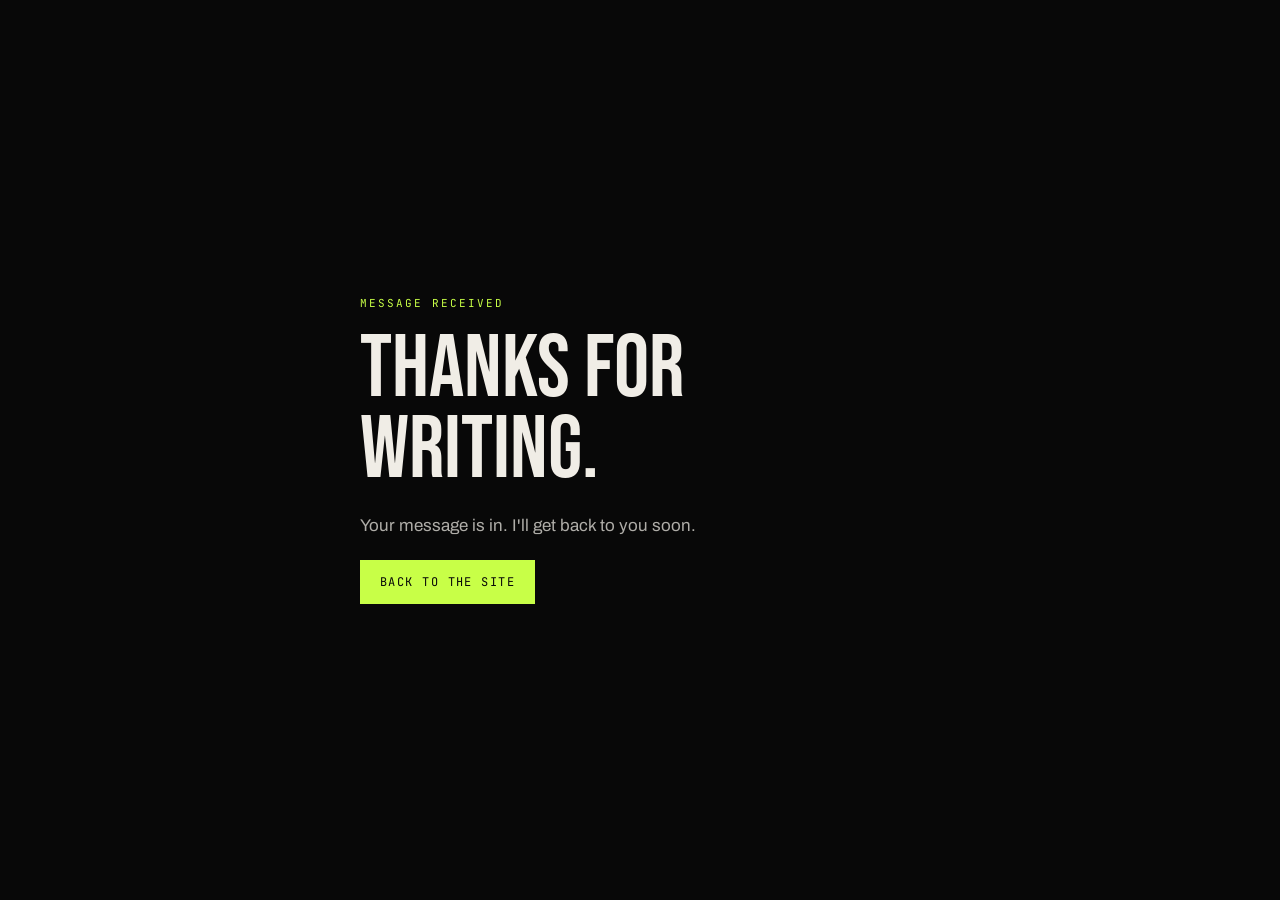
<file: thanks/index.html>
<!DOCTYPE html>
<html lang="en">
<head>
<meta charset="UTF-8" />
<meta name="viewport" content="width=device-width, initial-scale=1.0" />
<title>Thanks — Karan Kothari</title>
<meta name="robots" content="noindex" />
<link href="https://fonts.googleapis.com/css2?family=Bebas+Neue&family=Archivo:wght@400;600&family=JetBrains+Mono:wght@400&display=swap" rel="stylesheet" />
<style>
  body { margin: 0; min-height: 100vh; display: grid; place-items: center; background: #080808; color: #F0EDE6; font-family: 'Archivo', system-ui, sans-serif; padding: 24px max(20px, env(safe-area-inset-left, 0px)); box-sizing: border-box; }
  main { max-width: 560px; display: flex; flex-direction: column; gap: 20px; }
  span { font-family: 'JetBrains Mono', monospace; font-size: 11px; letter-spacing: .18em; text-transform: uppercase; color: #C8FF47; }
  h1 { font-family: 'Bebas Neue', Impact, sans-serif; font-weight: 400; font-size: clamp(52px, 10vw, 88px); line-height: .92; margin: 0; }
  p { color: rgba(240,237,230,.72); font-size: 17px; line-height: 1.6; margin: 0; }
  a { color: #080808; background: #C8FF47; text-decoration: none; font-family: 'JetBrains Mono', monospace; font-size: 12px; letter-spacing: .12em; text-transform: uppercase; padding: 14px 20px; align-self: flex-start; }
</style>
</head>
<body>
<main>
  <span>Message received</span>
  <h1>Thanks for writing.</h1>
  <p>Your message is in. I'll get back to you soon.</p>
  <a href="/">Back to the site</a>
</main>
</body>
</html>
</file>
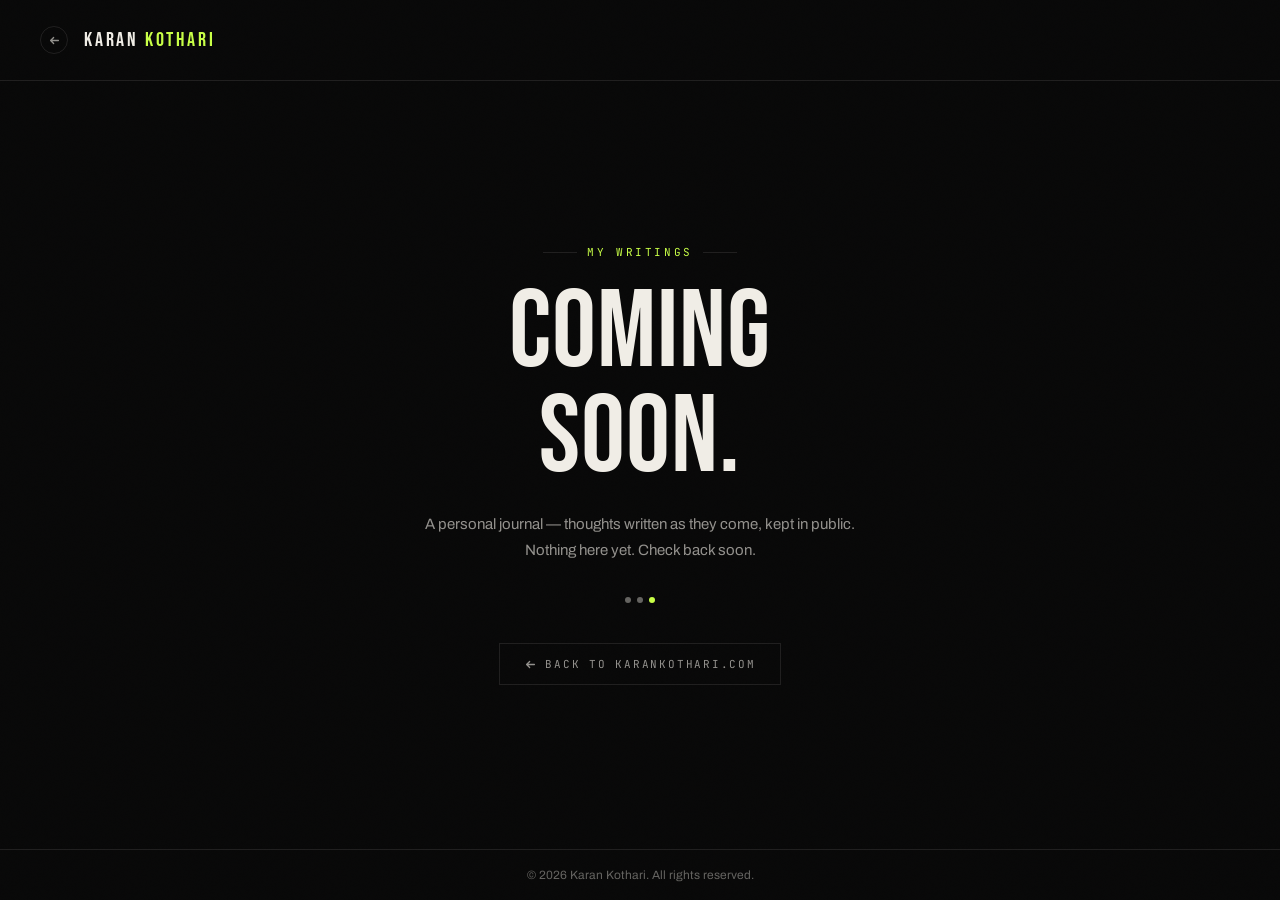
<file: writings/index.html>
<!DOCTYPE html>
<html lang="en">
<head>
<meta charset="UTF-8" />
<meta name="viewport" content="width=device-width, initial-scale=1.0" />
<title>My Writings — Karan Kothari</title>
<link rel="preconnect" href="https://fonts.googleapis.com" />
<link rel="preconnect" href="https://fonts.gstatic.com" crossorigin />
<link href="https://fonts.googleapis.com/css2?family=Bebas+Neue&family=Archivo:ital,wght@0,300;0,400;0,500;0,600;0,700;1,300&family=JetBrains+Mono:wght@400;500&display=swap" rel="stylesheet" />
<style>
  *, *::before, *::after { margin: 0; padding: 0; box-sizing: border-box; }
  :root {
    --black: #080808; --lime: #C8FF47; --white: #F0EDE6;
    --white-60: rgba(240,237,230,0.60); --white-40: rgba(240,237,230,0.40);
    --border: rgba(240,237,230,0.10);
    --disp: 'Bebas Neue', sans-serif; --body: 'Archivo', sans-serif; --mono: 'JetBrains Mono', monospace;
  }
  html, body { background: var(--black); }
  body {
    color: var(--white); font-family: var(--body);
    min-height: 100vh; display: flex; flex-direction: column;
  }
  body::before {
    content: ''; position: fixed; inset: 0; z-index: 1; pointer-events: none;
    opacity: .025; mix-blend-mode: overlay;
    background-image: url("data:image/svg+xml,%3Csvg xmlns='http://www.w3.org/2000/svg' width='300' height='300'%3E%3Cfilter id='n'%3E%3CfeTurbulence type='fractalNoise' baseFrequency='0.75' numOctaves='4' stitchTiles='stitch'/%3E%3C/filter%3E%3Crect width='300' height='300' filter='url(%23n)'/%3E%3C/svg%3E");
    background-size: 200px 200px;
  }
  header {
    position: relative; z-index: 5;
    display: flex; align-items: center; justify-content: space-between;
    padding: 26px 40px; border-bottom: 1px solid var(--border);
  }
  .nav-brand-group { display: flex; align-items: center; gap: 16px; }
  .nav-back {
    display: flex; align-items: center; justify-content: center;
    width: 28px; height: 28px; border-radius: 50%;
    color: var(--white-60); border: 1px solid var(--border);
    text-decoration: none; transition: color .2s, border-color .2s;
  }
  .nav-back:hover { color: var(--lime); border-color: var(--lime); }
  .logo { font-family: var(--disp); font-size: 20px; letter-spacing: .14em; color: var(--white); text-decoration: none; }
  .logo span { color: var(--lime); }

  main {
    position: relative; z-index: 5; flex: 1;
    display: flex; align-items: center; justify-content: center;
    text-align: center; padding: 60px 24px;
  }
  .eyebrow {
    font-family: var(--mono); font-size: 11px; letter-spacing: .24em; text-transform: uppercase;
    color: var(--lime); margin-bottom: 22px;
    display: flex; align-items: center; justify-content: center; gap: 10px;
  }
  .eyebrow::before, .eyebrow::after { content: ''; width: 34px; height: 1px; background: var(--border); }
  h1 {
    font-family: var(--disp); font-weight: 400;
    font-size: clamp(48px, 9vw, 110px); letter-spacing: .01em; line-height: .95;
    margin-bottom: 22px;
  }
  p.sub {
    font-size: 15px; line-height: 1.7; color: var(--white-60);
    max-width: 460px; margin: 0 auto 34px;
  }
  .pulse-row { display: flex; align-items: center; justify-content: center; gap: 6px; margin-bottom: 40px; }
  .pulse-dot { width: 6px; height: 6px; border-radius: 50%; background: var(--white-40); animation: pulseDot 1.6s ease-in-out infinite; }
  .pulse-dot:nth-child(2) { animation-delay: .2s; }
  .pulse-dot:nth-child(3) { animation-delay: .4s; background: var(--lime); }
  @keyframes pulseDot { 0%, 100% { opacity: .25; transform: scale(1); } 50% { opacity: 1; transform: scale(1.4); } }
  .back-link {
    display: inline-flex; align-items: center; gap: 8px;
    font-family: var(--mono); font-size: 11px; letter-spacing: .16em; text-transform: uppercase;
    color: var(--white-60); text-decoration: none; border: 1px solid var(--border);
    padding: 13px 24px; transition: color .2s, border-color .2s;
  }
  .back-link:hover { color: var(--lime); border-color: var(--lime); }
  .back-link svg { width: 13px; height: 13px; transform: rotate(180deg); }

  footer {
    position: relative; z-index: 5; border-top: 1px solid var(--border);
    padding: 18px 40px; text-align: center; font-size: 12px; color: var(--white-40);
  }
</style>
</head>
<body>

<header>
  <div class="nav-brand-group">
    <a href="/" class="nav-back" aria-label="Back to karankothari.com">
      <svg width="13" height="13" viewBox="0 0 15 15" fill="none"><path d="M12 7.5H3M3 7.5L6.5 4M3 7.5L6.5 11" stroke="currentColor" stroke-width="1.5" stroke-linecap="round" stroke-linejoin="round"/></svg>
    </a>
    <a href="/" class="logo">KARAN<span> KOTHARI</span></a>
  </div>
</header>

<main>
  <div>
    <div class="eyebrow">My Writings</div>
    <h1>Coming<br/>Soon.</h1>
    <p class="sub">A personal journal — thoughts written as they come, kept in public. Nothing here yet. Check back soon.</p>
    <div class="pulse-row"><div class="pulse-dot"></div><div class="pulse-dot"></div><div class="pulse-dot"></div></div>
    <a href="/" class="back-link"><svg viewBox="0 0 15 15" fill="none"><path d="M3 7.5H12M12 7.5L8.5 4M12 7.5L8.5 11" stroke="currentColor" stroke-width="1.5" stroke-linecap="round" stroke-linejoin="round"/></svg>Back to karankothari.com</a>
  </div>
</main>

<footer>© 2026 Karan Kothari. All rights reserved.</footer>

</body>
</html>
</file>
